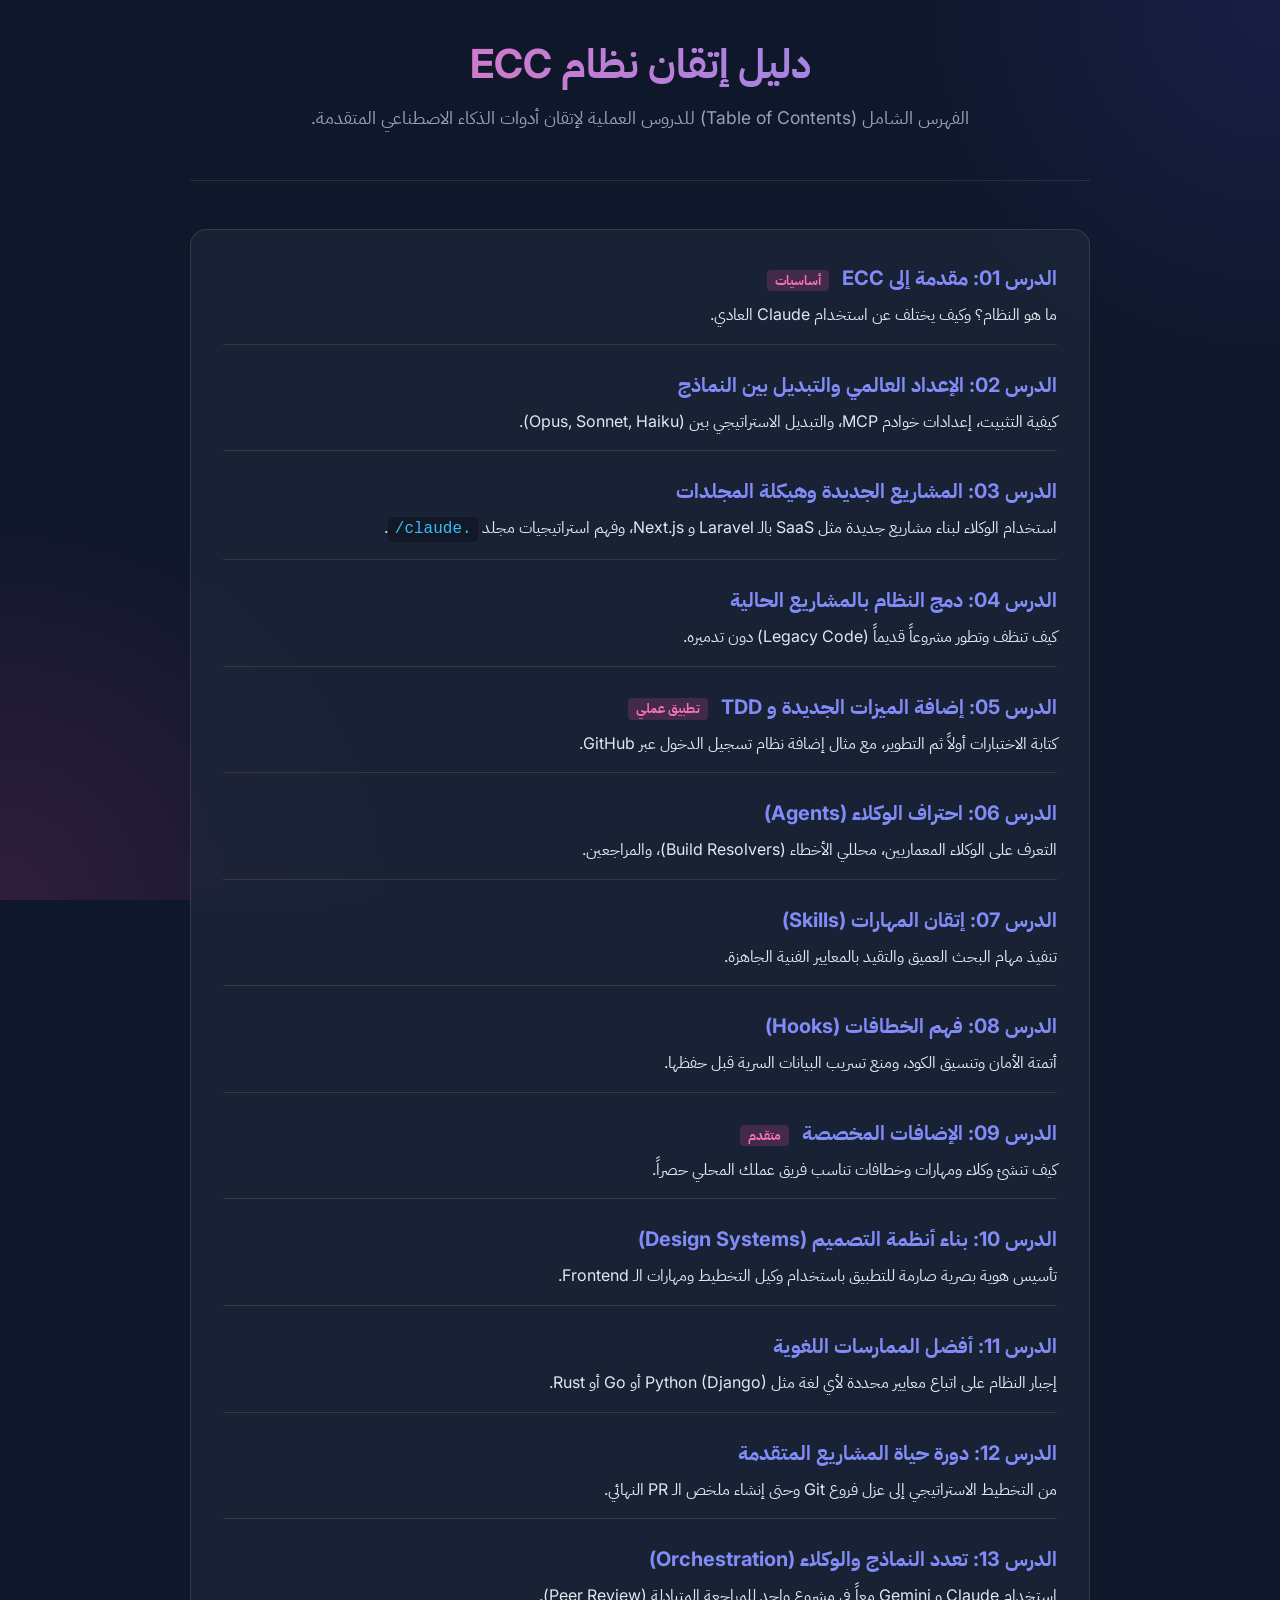
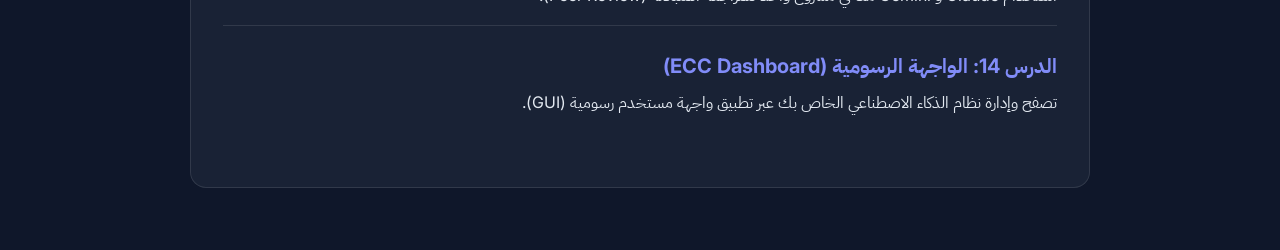
<file: html/index.html>
<!DOCTYPE html>
<html lang="ar" dir="rtl">
<head>
    <meta charset="UTF-8">
    <meta name="viewport" content="width=device-width, initial-scale=1.0">
    <title>دليل إتقان نظام Everything Claude Code (ECC)</title>
    <link href="https://fonts.googleapis.com/css2?family=Inter:wght@400;600;800&family=IBM+Plex+Sans+Arabic:wght@400;500;700&display=swap" rel="stylesheet">
    <link rel="stylesheet" href="style.css">
    <style>
        .toc-list {
            list-style: none;
            padding: 0;
            margin: 0;
        }
        .toc-item {
            margin-bottom: 1.5rem;
            border-bottom: 1px solid var(--border-color);
            padding-bottom: 1rem;
        }
        .toc-item:last-child {
            border-bottom: none;
        }
        .toc-link {
            text-decoration: none;
            font-size: 1.25rem;
            font-weight: 700;
            color: #818CF8;
            display: block;
            margin-bottom: 0.5rem;
            transition: color 0.3s ease;
        }
        .toc-link:hover {
            color: #F472B6;
        }
        .toc-desc {
            color: #E2E8F0;
            font-size: 1rem;
        }
        .badge {
            background-color: rgba(236, 72, 153, 0.2);
            color: #F472B6;
            padding: 0.2rem 0.5rem;
            border-radius: 4px;
            font-size: 0.8rem;
            margin-right: 0.5rem;
        }
    </style>
</head>
<body>
    <div class="container">
        <header>
            <h1>دليل إتقان نظام ECC</h1>
            <p>الفهرس الشامل (Table of Contents) للدروس العملية لإتقان أدوات الذكاء الاصطناعي المتقدمة.</p>
        </header>

        <main>
            <div class="card">
                <ul class="toc-list">
                    <li class="toc-item">
                        <a href="lesson-01-introduction.html" class="toc-link">الدرس 01: مقدمة إلى ECC <span class="badge">أساسيات</span></a>
                        <div class="toc-desc">ما هو النظام؟ وكيف يختلف عن استخدام Claude العادي.</div>
                    </li>
                    <li class="toc-item">
                        <a href="lesson-02-global-setup.html" class="toc-link">الدرس 02: الإعداد العالمي والتبديل بين النماذج</a>
                        <div class="toc-desc">كيفية التثبيت، إعدادات خوادم MCP، والتبديل الاستراتيجي بين (Opus, Sonnet, Haiku).</div>
                    </li>
                    <li class="toc-item">
                        <a href="lesson-03-new-projects.html" class="toc-link">الدرس 03: المشاريع الجديدة وهيكلة المجلدات</a>
                        <div class="toc-desc">استخدام الوكلاء لبناء مشاريع جديدة مثل SaaS بالـ Laravel و Next.js، وفهم استراتيجيات مجلد <code>.claude/</code>.</div>
                    </li>
                    <li class="toc-item">
                        <a href="lesson-04-existing-projects.html" class="toc-link">الدرس 04: دمج النظام بالمشاريع الحالية</a>
                        <div class="toc-desc">كيف تنظف وتطور مشروعاً قديماً (Legacy Code) دون تدميره.</div>
                    </li>
                    <li class="toc-item">
                        <a href="lesson-05-new-features.html" class="toc-link">الدرس 05: إضافة الميزات الجديدة و TDD <span class="badge">تطبيق عملي</span></a>
                        <div class="toc-desc">كتابة الاختبارات أولاً ثم التطوير، مع مثال إضافة نظام تسجيل الدخول عبر GitHub.</div>
                    </li>
                    <li class="toc-item">
                        <a href="lesson-06-agents-mastery.html" class="toc-link">الدرس 06: احتراف الوكلاء (Agents)</a>
                        <div class="toc-desc">التعرف على الوكلاء المعماريين، محللي الأخطاء (Build Resolvers)، والمراجعين.</div>
                    </li>
                    <li class="toc-item">
                        <a href="lesson-07-skills-mastery.html" class="toc-link">الدرس 07: إتقان المهارات (Skills)</a>
                        <div class="toc-desc">تنفيذ مهام البحث العميق والتقيد بالمعايير الفنية الجاهزة.</div>
                    </li>
                    <li class="toc-item">
                        <a href="lesson-08-hooks-deepdive.html" class="toc-link">الدرس 08: فهم الخطافات (Hooks)</a>
                        <div class="toc-desc">أتمتة الأمان وتنسيق الكود، ومنع تسريب البيانات السرية قبل حفظها.</div>
                    </li>
                    <li class="toc-item">
                        <a href="lesson-09-custom-extensions.html" class="toc-link">الدرس 09: الإضافات المخصصة <span class="badge">متقدم</span></a>
                        <div class="toc-desc">كيف تنشئ وكلاء ومهارات وخطافات تناسب فريق عملك المحلي حصراً.</div>
                    </li>
                    <li class="toc-item">
                        <a href="lesson-10-design-systems.html" class="toc-link">الدرس 10: بناء أنظمة التصميم (Design Systems)</a>
                        <div class="toc-desc">تأسيس هوية بصرية صارمة للتطبيق باستخدام وكيل التخطيط ومهارات الـ Frontend.</div>
                    </li>
                    <li class="toc-item">
                        <a href="lesson-11-language-best-practices.html" class="toc-link">الدرس 11: أفضل الممارسات اللغوية</a>
                        <div class="toc-desc">إجبار النظام على اتباع معايير محددة لأي لغة مثل Python (Django) أو Go أو Rust.</div>
                    </li>
                    <li class="toc-item">
                        <a href="lesson-12-project-lifecycle.html" class="toc-link">الدرس 12: دورة حياة المشاريع المتقدمة</a>
                        <div class="toc-desc">من التخطيط الاستراتيجي إلى عزل فروع Git وحتى إنشاء ملخص الـ PR النهائي.</div>
                    </li>
                    <li class="toc-item">
                        <a href="lesson-13-multi-agent-orchestration.html" class="toc-link">الدرس 13: تعدد النماذج والوكلاء (Orchestration)</a>
                        <div class="toc-desc">استخدام Claude و Gemini معاً في مشروع واحد للمراجعة المتبادلة (Peer Review).</div>
                    </li>
                    <li class="toc-item">
                        <a href="lesson-14-dashboard-gui.html" class="toc-link">الدرس 14: الواجهة الرسومية (ECC Dashboard)</a>
                        <div class="toc-desc">تصفح وإدارة نظام الذكاء الاصطناعي الخاص بك عبر تطبيق واجهة مستخدم رسومية (GUI).</div>
                    </li>
                </ul>
            </div>
        </main>
    </div>
</body>
</html>
</file>
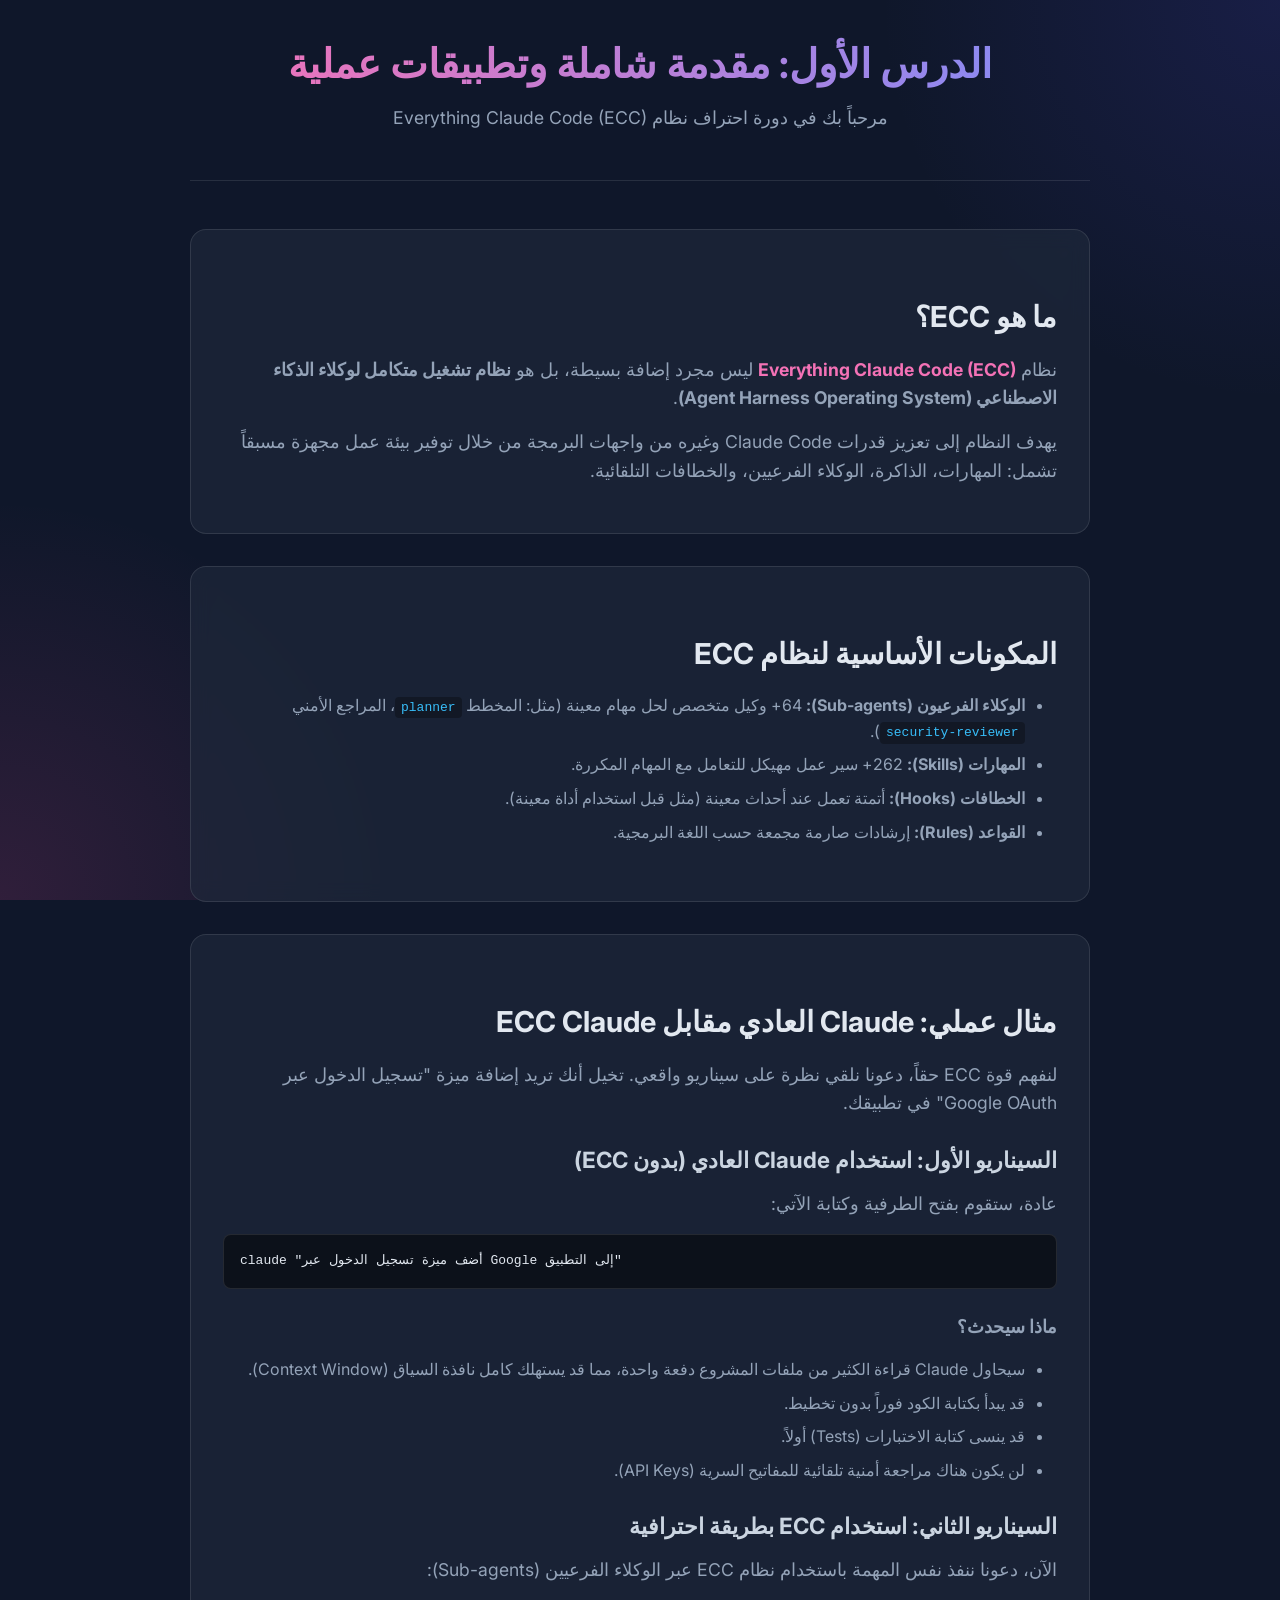
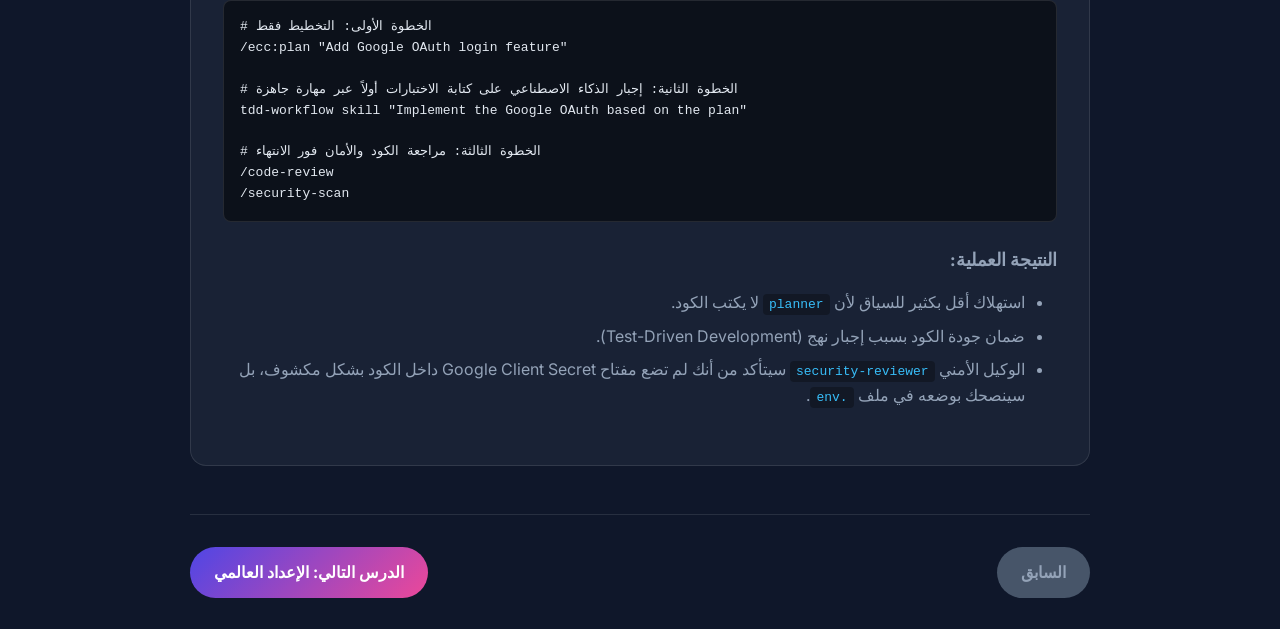
<file: html/lesson-01-introduction.html>
<!DOCTYPE html>
<html lang="ar" dir="rtl">
<head>
    <meta charset="UTF-8">
    <meta name="viewport" content="width=device-width, initial-scale=1.0">
    <title>الدرس الأول: مقدمة إلى ECC و Claude Code</title>
    <link href="https://fonts.googleapis.com/css2?family=Inter:wght@400;600;800&family=Tajawal:wght@400;500;700&display=swap" rel="stylesheet">
    <link rel="stylesheet" href="style.css">
</head>
<body>
    <div class="container">
        <header>
            <h1>الدرس الأول: مقدمة شاملة وتطبيقات عملية</h1>
            <p>مرحباً بك في دورة احتراف نظام Everything Claude Code (ECC)</p>
        </header>

        <main>
            <div class="card">
                <h2>ما هو ECC؟</h2>
                <p>نظام <span class="highlight">Everything Claude Code (ECC)</span> ليس مجرد إضافة بسيطة، بل هو <strong>نظام تشغيل متكامل لوكلاء الذكاء الاصطناعي (Agent Harness Operating System)</strong>.</p>
                <p>يهدف النظام إلى تعزيز قدرات Claude Code وغيره من واجهات البرمجة من خلال توفير بيئة عمل مجهزة مسبقاً تشمل: المهارات، الذاكرة، الوكلاء الفرعيين، والخطافات التلقائية.</p>
            </div>

            <div class="card">
                <h2>المكونات الأساسية لنظام ECC</h2>
                <ul>
                    <li><strong>الوكلاء الفرعيون (Sub-agents):</strong> 64+ وكيل متخصص لحل مهام معينة (مثل: المخطط <code>planner</code>، المراجع الأمني <code>security-reviewer</code>).</li>
                    <li><strong>المهارات (Skills):</strong> 262+ سير عمل مهيكل للتعامل مع المهام المكررة.</li>
                    <li><strong>الخطافات (Hooks):</strong> أتمتة تعمل عند أحداث معينة (مثل قبل استخدام أداة معينة).</li>
                    <li><strong>القواعد (Rules):</strong> إرشادات صارمة مجمعة حسب اللغة البرمجية.</li>
                </ul>
            </div>

            <div class="card">
                <h2>مثال عملي: Claude العادي مقابل ECC Claude</h2>
                <p>لنفهم قوة ECC حقاً، دعونا نلقي نظرة على سيناريو واقعي. تخيل أنك تريد إضافة ميزة "تسجيل الدخول عبر Google OAuth" في تطبيقك.</p>
                
                <h3>السيناريو الأول: استخدام Claude العادي (بدون ECC)</h3>
                <p>عادة، ستقوم بفتح الطرفية وكتابة الآتي:</p>
                <pre><code>claude "أضف ميزة تسجيل الدخول عبر Google إلى التطبيق"</code></pre>
                <p><strong>ماذا سيحدث؟</strong></p>
                <ul>
                    <li>سيحاول Claude قراءة الكثير من ملفات المشروع دفعة واحدة، مما قد يستهلك كامل نافذة السياق (Context Window).</li>
                    <li>قد يبدأ بكتابة الكود فوراً بدون تخطيط.</li>
                    <li>قد ينسى كتابة الاختبارات (Tests) أولاً.</li>
                    <li>لن يكون هناك مراجعة أمنية تلقائية للمفاتيح السرية (API Keys).</li>
                </ul>

                <h3>السيناريو الثاني: استخدام ECC بطريقة احترافية</h3>
                <p>الآن، دعونا ننفذ نفس المهمة باستخدام نظام ECC عبر الوكلاء الفرعيين (Sub-agents):</p>
                <pre><code># الخطوة الأولى: التخطيط فقط
/ecc:plan "Add Google OAuth login feature"

# الخطوة الثانية: إجبار الذكاء الاصطناعي على كتابة الاختبارات أولاً عبر مهارة جاهزة
tdd-workflow skill "Implement the Google OAuth based on the plan"

# الخطوة الثالثة: مراجعة الكود والأمان فور الانتهاء
/code-review
/security-scan</code></pre>
                <p><strong>النتيجة العملية:</strong></p>
                <ul>
                    <li>استهلاك أقل بكثير للسياق لأن <code>planner</code> لا يكتب الكود.</li>
                    <li>ضمان جودة الكود بسبب إجبار نهج (Test-Driven Development).</li>
                    <li>الوكيل الأمني <code>security-reviewer</code> سيتأكد من أنك لم تضع مفتاح Google Client Secret داخل الكود بشكل مكشوف، بل سينصحك بوضعه في ملف <code>.env</code>.</li>
                </ul>
            </div>

        </main>

        <div class="nav-buttons">
            <a href="#" class="btn disabled">السابق</a>
            <a href="lesson-02-global-setup.html" class="btn">الدرس التالي: الإعداد العالمي</a>
        </div>
    </div>
</body>
</html>
</file>
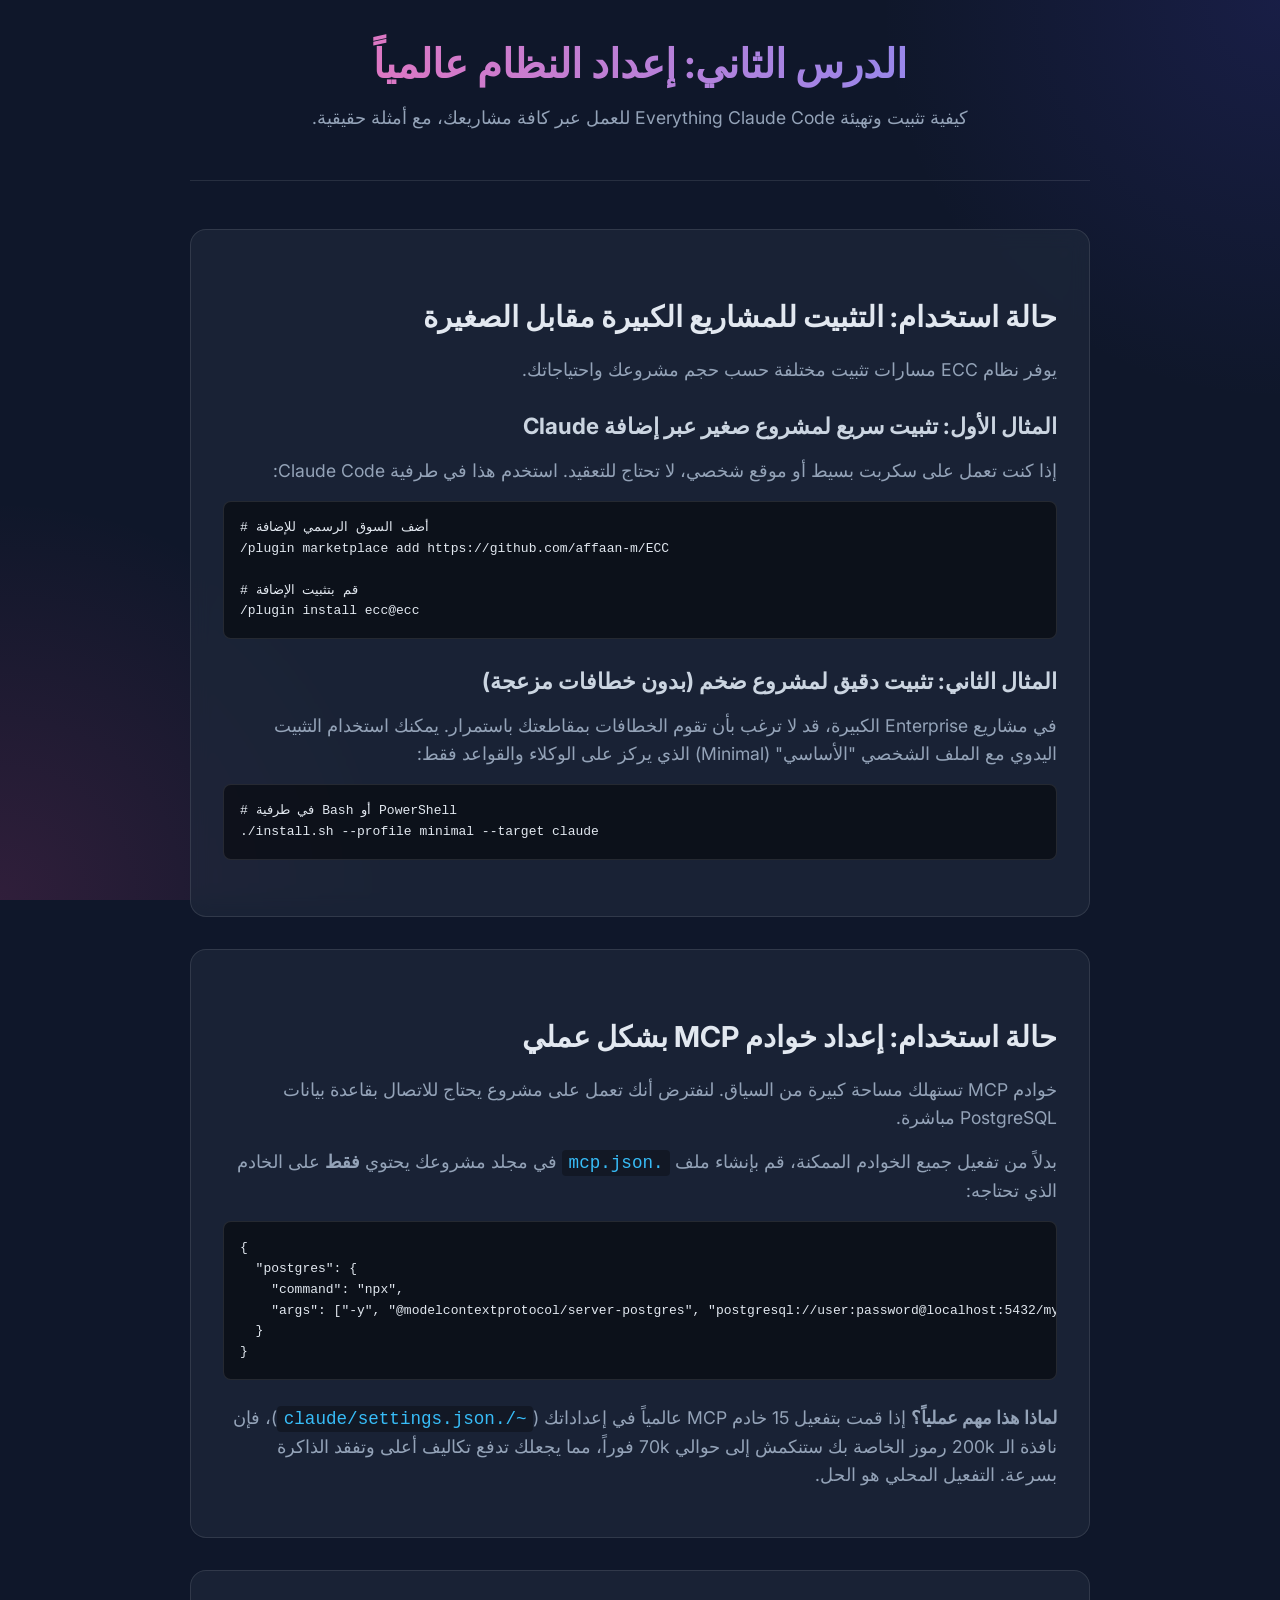
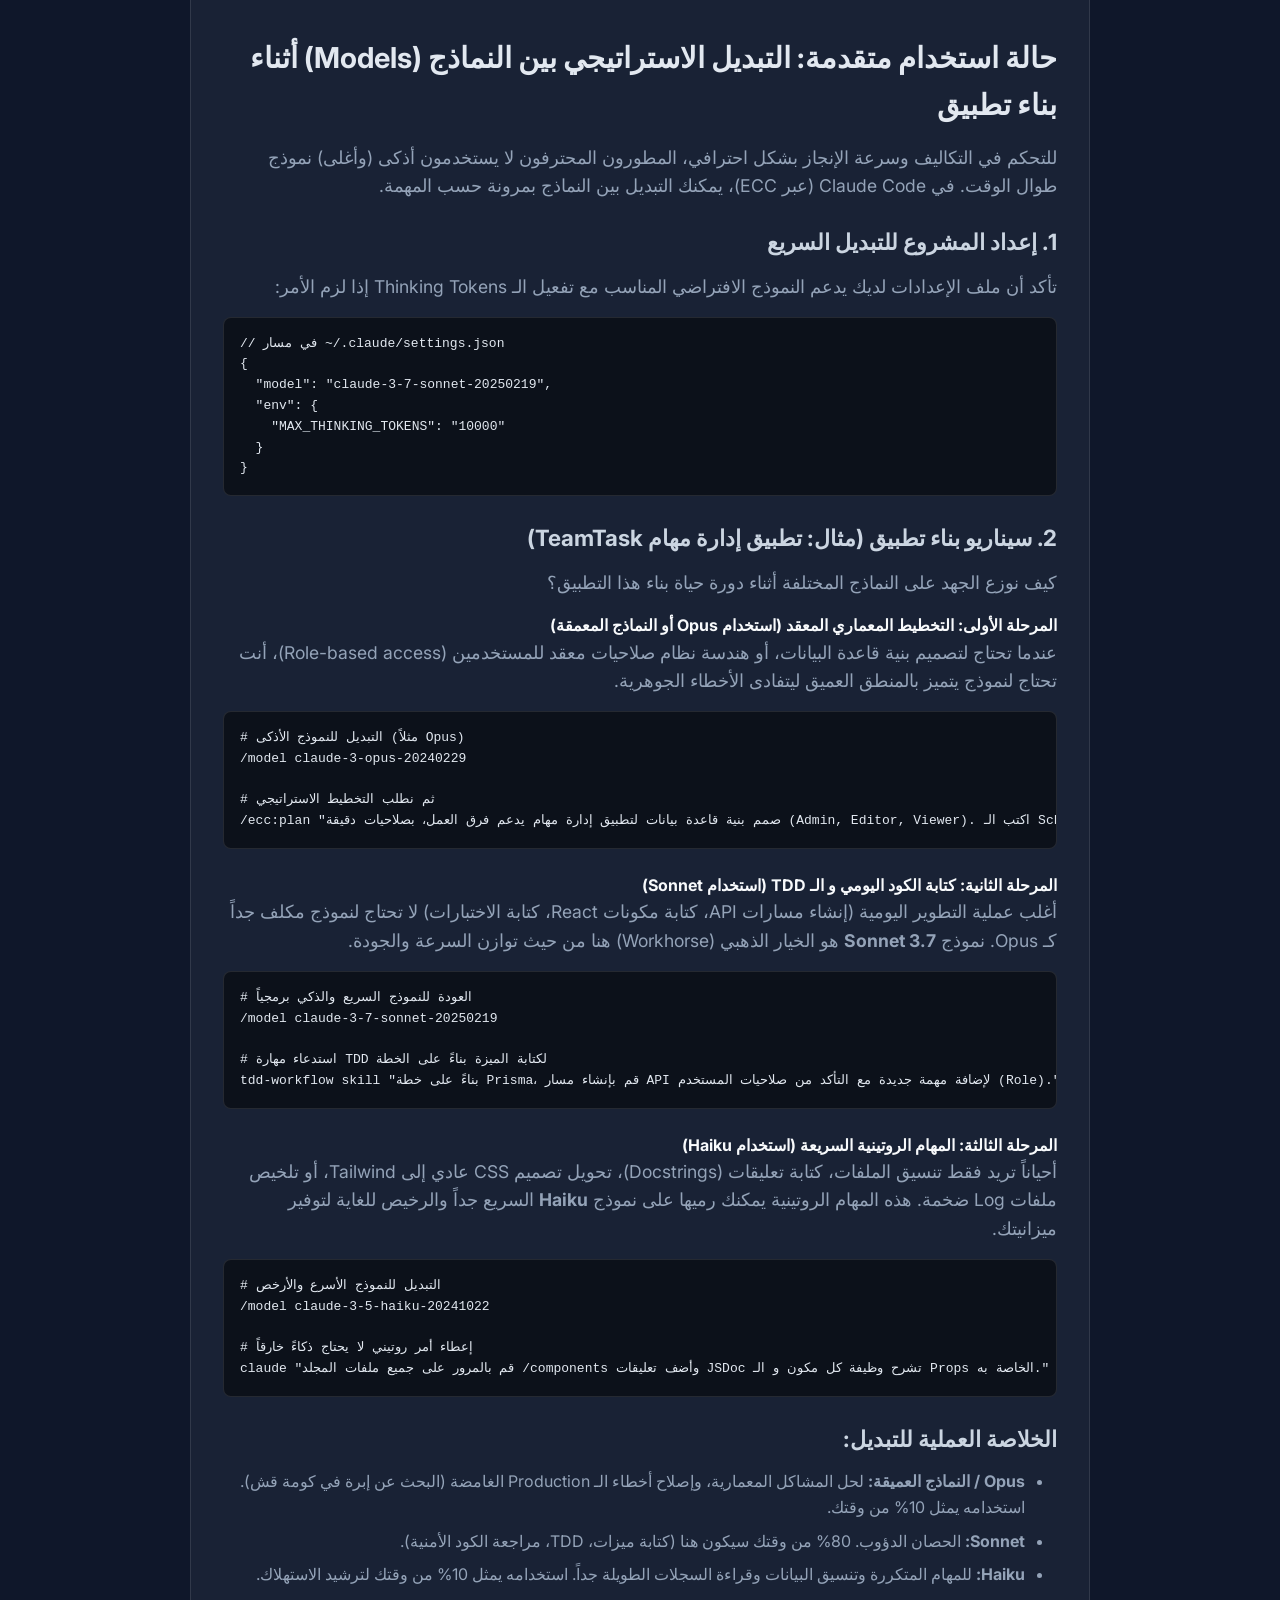
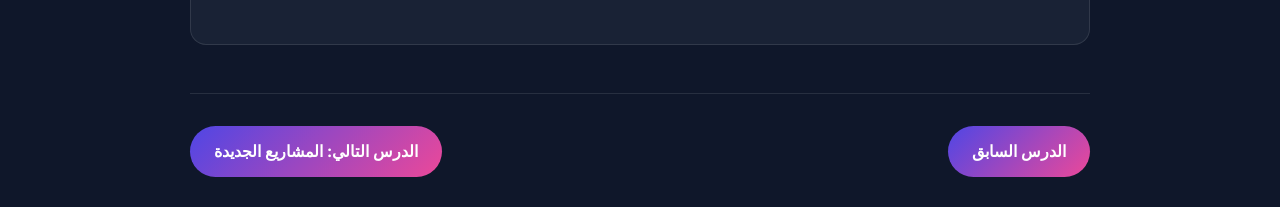
<file: html/lesson-02-global-setup.html>
<!DOCTYPE html>
<html lang="ar" dir="rtl">
<head>
    <meta charset="UTF-8">
    <meta name="viewport" content="width=device-width, initial-scale=1.0">
    <title>الدرس الثاني: إعداد النظام عالمياً والتطبيقات العملية</title>
    <link href="https://fonts.googleapis.com/css2?family=Inter:wght@400;600;800&family=Tajawal:wght@400;500;700&display=swap" rel="stylesheet">
    <link rel="stylesheet" href="style.css">
</head>
<body>
    <div class="container">
        <header>
            <h1>الدرس الثاني: إعداد النظام عالمياً</h1>
            <p>كيفية تثبيت وتهيئة Everything Claude Code للعمل عبر كافة مشاريعك، مع أمثلة حقيقية.</p>
        </header>

        <main>
            <div class="card">
                <h2>حالة استخدام: التثبيت للمشاريع الكبيرة مقابل الصغيرة</h2>
                <p>يوفر نظام ECC مسارات تثبيت مختلفة حسب حجم مشروعك واحتياجاتك.</p>
                
                <h3>المثال الأول: تثبيت سريع لمشروع صغير عبر إضافة Claude</h3>
                <p>إذا كنت تعمل على سكربت بسيط أو موقع شخصي، لا تحتاج للتعقيد. استخدم هذا في طرفية Claude Code:</p>
                <pre><code># أضف السوق الرسمي للإضافة
/plugin marketplace add https://github.com/affaan-m/ECC

# قم بتثبيت الإضافة
/plugin install ecc@ecc</code></pre>

                <h3>المثال الثاني: تثبيت دقيق لمشروع ضخم (بدون خطافات مزعجة)</h3>
                <p>في مشاريع Enterprise الكبيرة، قد لا ترغب بأن تقوم الخطافات بمقاطعتك باستمرار. يمكنك استخدام التثبيت اليدوي مع الملف الشخصي "الأساسي" (Minimal) الذي يركز على الوكلاء والقواعد فقط:</p>
                <pre><code># في طرفية Bash أو PowerShell
./install.sh --profile minimal --target claude</code></pre>
            </div>

            <div class="card">
                <h2>حالة استخدام: إعداد خوادم MCP بشكل عملي</h2>
                <p>خوادم MCP تستهلك مساحة كبيرة من السياق. لنفترض أنك تعمل على مشروع يحتاج للاتصال بقاعدة بيانات PostgreSQL مباشرة.</p>
                <p>بدلاً من تفعيل جميع الخوادم الممكنة، قم بإنشاء ملف <code>.mcp.json</code> في مجلد مشروعك يحتوي <strong>فقط</strong> على الخادم الذي تحتاجه:</p>
                <pre><code>{
  "postgres": {
    "command": "npx",
    "args": ["-y", "@modelcontextprotocol/server-postgres", "postgresql://user:password@localhost:5432/mydb"]
  }
}</code></pre>
                <p><strong>لماذا هذا مهم عملياً؟</strong> إذا قمت بتفعيل 15 خادم MCP عالمياً في إعداداتك (<code>~/.claude/settings.json</code>)، فإن نافذة الـ 200k رموز الخاصة بك ستنكمش إلى حوالي 70k فوراً، مما يجعلك تدفع تكاليف أعلى وتفقد الذاكرة بسرعة. التفعيل المحلي هو الحل.</p>
            </div>

            <div class="card">
                <h2>حالة استخدام متقدمة: التبديل الاستراتيجي بين النماذج (Models) أثناء بناء تطبيق</h2>
                <p>للتحكم في التكاليف وسرعة الإنجاز بشكل احترافي، المطورون المحترفون لا يستخدمون أذكى (وأغلى) نموذج طوال الوقت. في Claude Code (عبر ECC)، يمكنك التبديل بين النماذج بمرونة حسب المهمة.</p>
                
                <h3>1. إعداد المشروع للتبديل السريع</h3>
                <p>تأكد أن ملف الإعدادات لديك يدعم النموذج الافتراضي المناسب مع تفعيل الـ Thinking Tokens إذا لزم الأمر:</p>
                <pre><code>// في مسار ~/.claude/settings.json
{
  "model": "claude-3-7-sonnet-20250219",
  "env": {
    "MAX_THINKING_TOKENS": "10000"
  }
}</code></pre>

                <h3>2. سيناريو بناء تطبيق (مثال: تطبيق إدارة مهام TeamTask)</h3>
                <p>كيف نوزع الجهد على النماذج المختلفة أثناء دورة حياة بناء هذا التطبيق؟</p>
                
                <h4>المرحلة الأولى: التخطيط المعماري المعقد (استخدام Opus أو النماذج المعمقة)</h4>
                <p>عندما تحتاج لتصميم بنية قاعدة البيانات، أو هندسة نظام صلاحيات معقد للمستخدمين (Role-based access)، أنت تحتاج لنموذج يتميز بالمنطق العميق ليتفادى الأخطاء الجوهرية.</p>
                <pre><code># التبديل للنموذج الأذكى (مثلاً Opus)
/model claude-3-opus-20240229

# ثم نطلب التخطيط الاستراتيجي
/ecc:plan "صمم بنية قاعدة بيانات لتطبيق إدارة مهام يدعم فرق العمل، بصلاحيات دقيقة (Admin, Editor, Viewer). اكتب الـ Schema بصيغة Prisma وضع في الحسبان قابلية التوسع."</code></pre>

                <h4>المرحلة الثانية: كتابة الكود اليومي و الـ TDD (استخدام Sonnet)</h4>
                <p>أغلب عملية التطوير اليومية (إنشاء مسارات API، كتابة مكونات React، كتابة الاختبارات) لا تحتاج لنموذج مكلف جداً كـ Opus. نموذج <strong>Sonnet 3.7</strong> هو الخيار الذهبي (Workhorse) هنا من حيث توازن السرعة والجودة.</p>
                <pre><code># العودة للنموذج السريع والذكي برمجياً
/model claude-3-7-sonnet-20250219

# استدعاء مهارة TDD لكتابة الميزة بناءً على الخطة
tdd-workflow skill "بناءً على خطة Prisma، قم بإنشاء مسار API لإضافة مهمة جديدة مع التأكد من صلاحيات المستخدم (Role)."</code></pre>

                <h4>المرحلة الثالثة: المهام الروتينية السريعة (استخدام Haiku)</h4>
                <p>أحياناً تريد فقط تنسيق الملفات، كتابة تعليقات (Docstrings)، تحويل تصميم CSS عادي إلى Tailwind، أو تلخيص ملفات Log ضخمة. هذه المهام الروتينية يمكنك رميها على نموذج <strong>Haiku</strong> السريع جداً والرخيص للغاية لتوفير ميزانيتك.</p>
                <pre><code># التبديل للنموذج الأسرع والأرخص
/model claude-3-5-haiku-20241022

# إعطاء أمر روتيني لا يحتاج ذكاءً خارقاً
claude "قم بالمرور على جميع ملفات المجلد /components وأضف تعليقات JSDoc تشرح وظيفة كل مكون و الـ Props الخاصة به."</code></pre>

                <h3>الخلاصة العملية للتبديل:</h3>
                <ul>
                    <li><strong>Opus / النماذج العميقة:</strong> لحل المشاكل المعمارية، وإصلاح أخطاء الـ Production الغامضة (البحث عن إبرة في كومة قش). استخدامه يمثل 10% من وقتك.</li>
                    <li><strong>Sonnet:</strong> الحصان الدؤوب. 80% من وقتك سيكون هنا (كتابة ميزات، TDD، مراجعة الكود الأمنية).</li>
                    <li><strong>Haiku:</strong> للمهام المتكررة وتنسيق البيانات وقراءة السجلات الطويلة جداً. استخدامه يمثل 10% من وقتك لترشيد الاستهلاك.</li>
                </ul>
            </div>
        </main>

        <div class="nav-buttons">
            <a href="lesson-01-introduction.html" class="btn">الدرس السابق</a>
            <a href="lesson-03-new-projects.html" class="btn">الدرس التالي: المشاريع الجديدة</a>
        </div>
    </div>
</body>
</html>
</file>
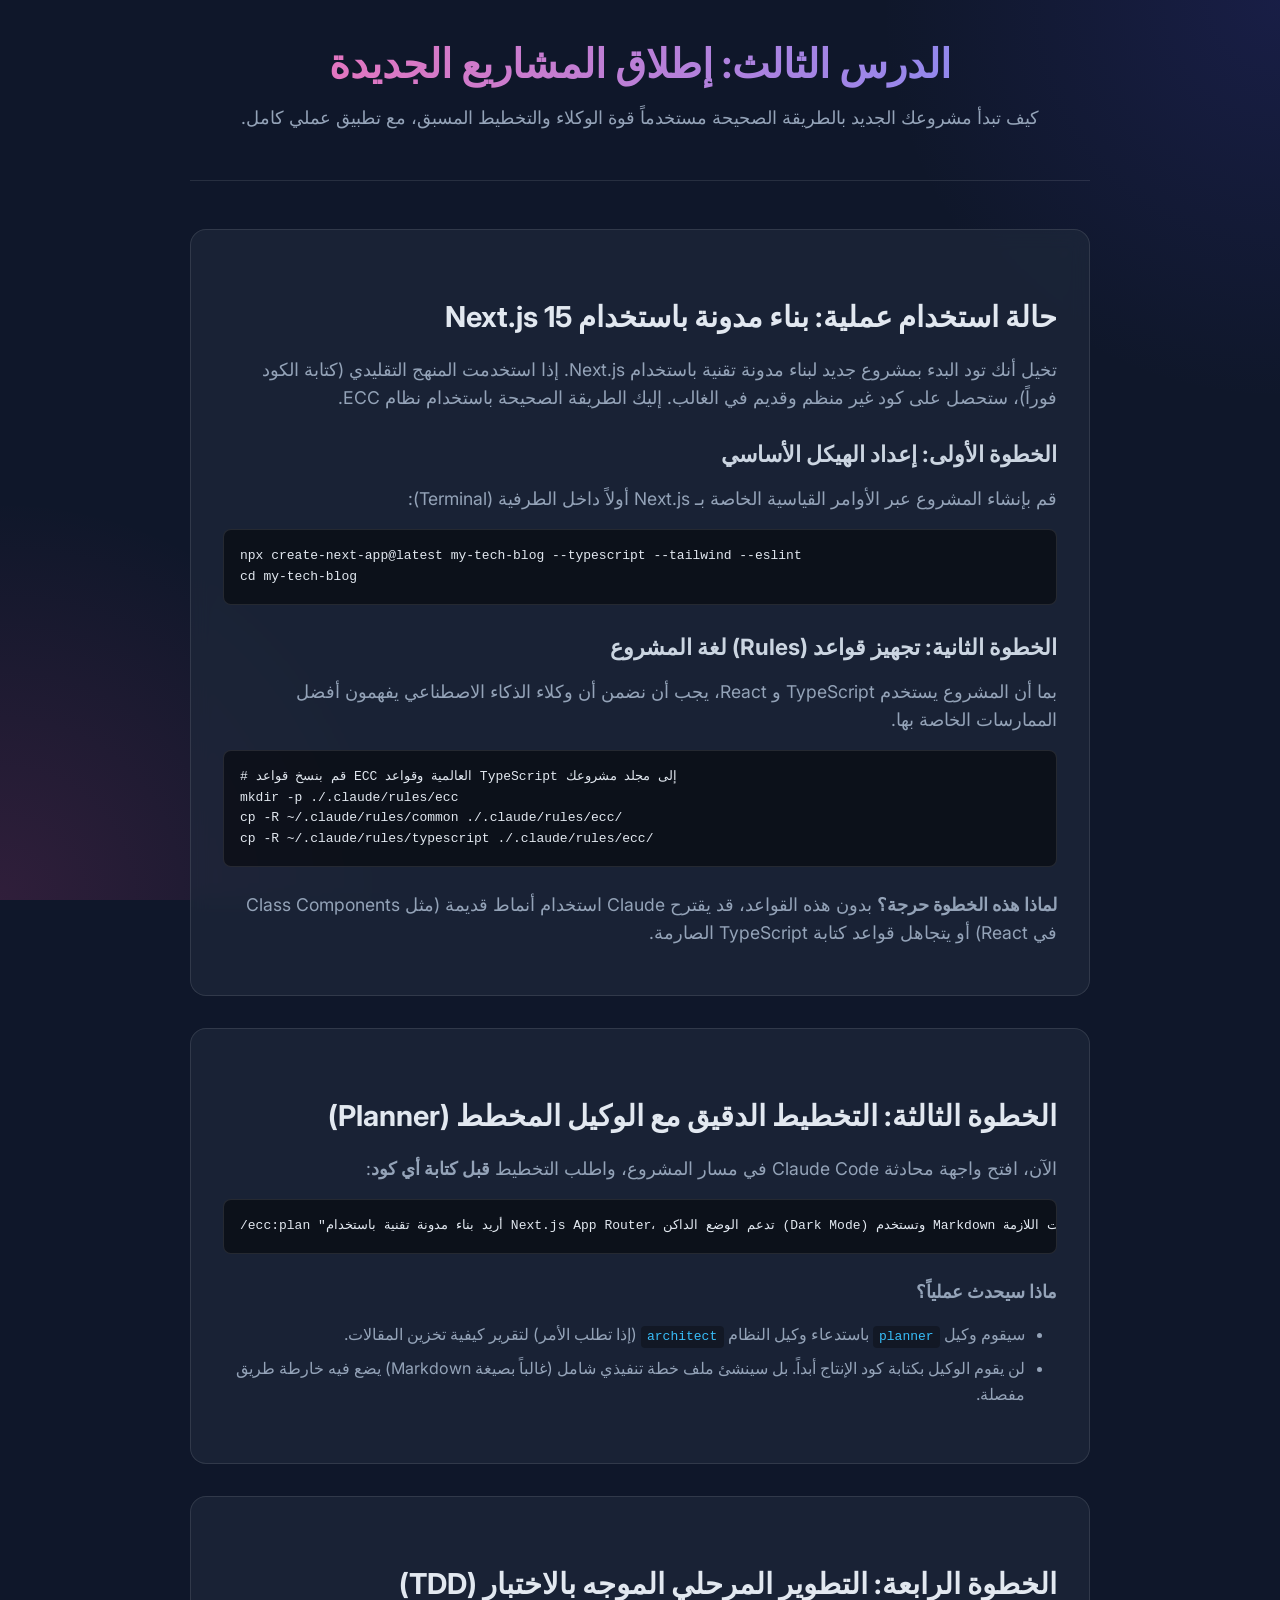
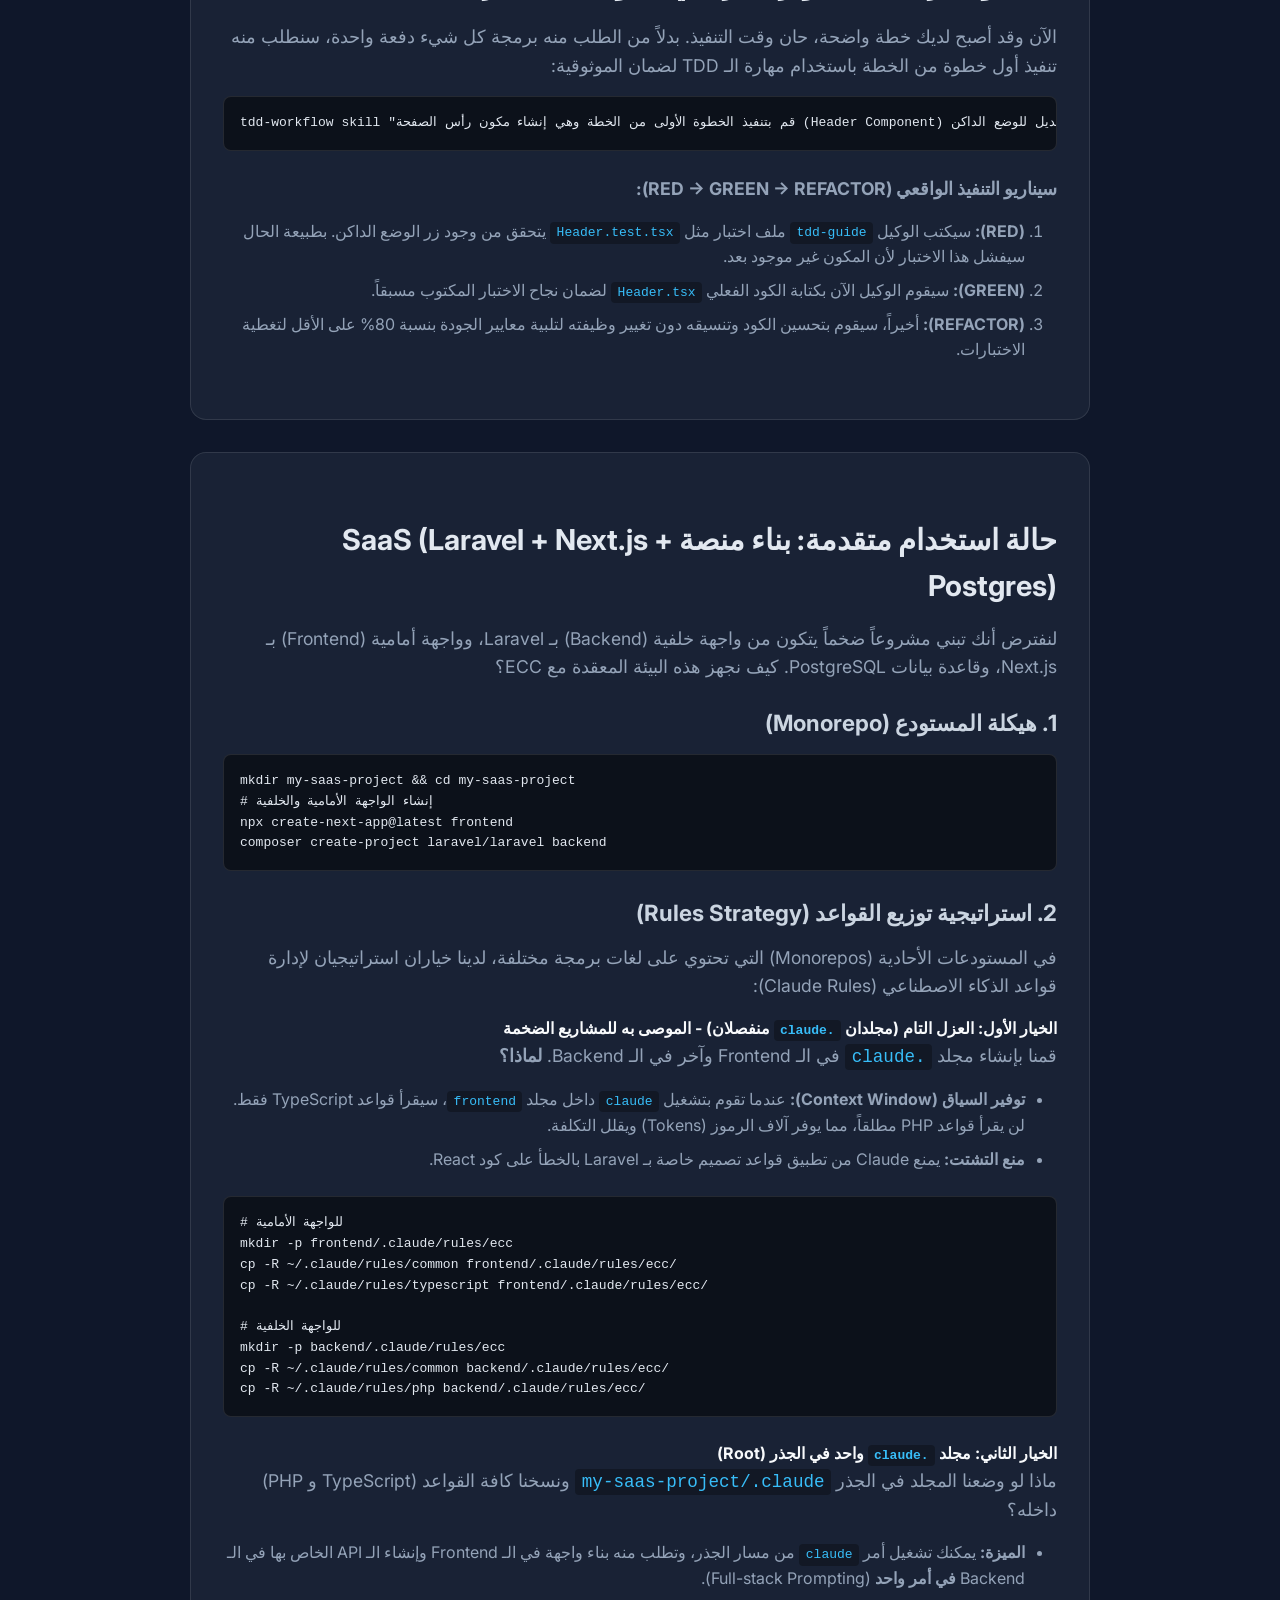
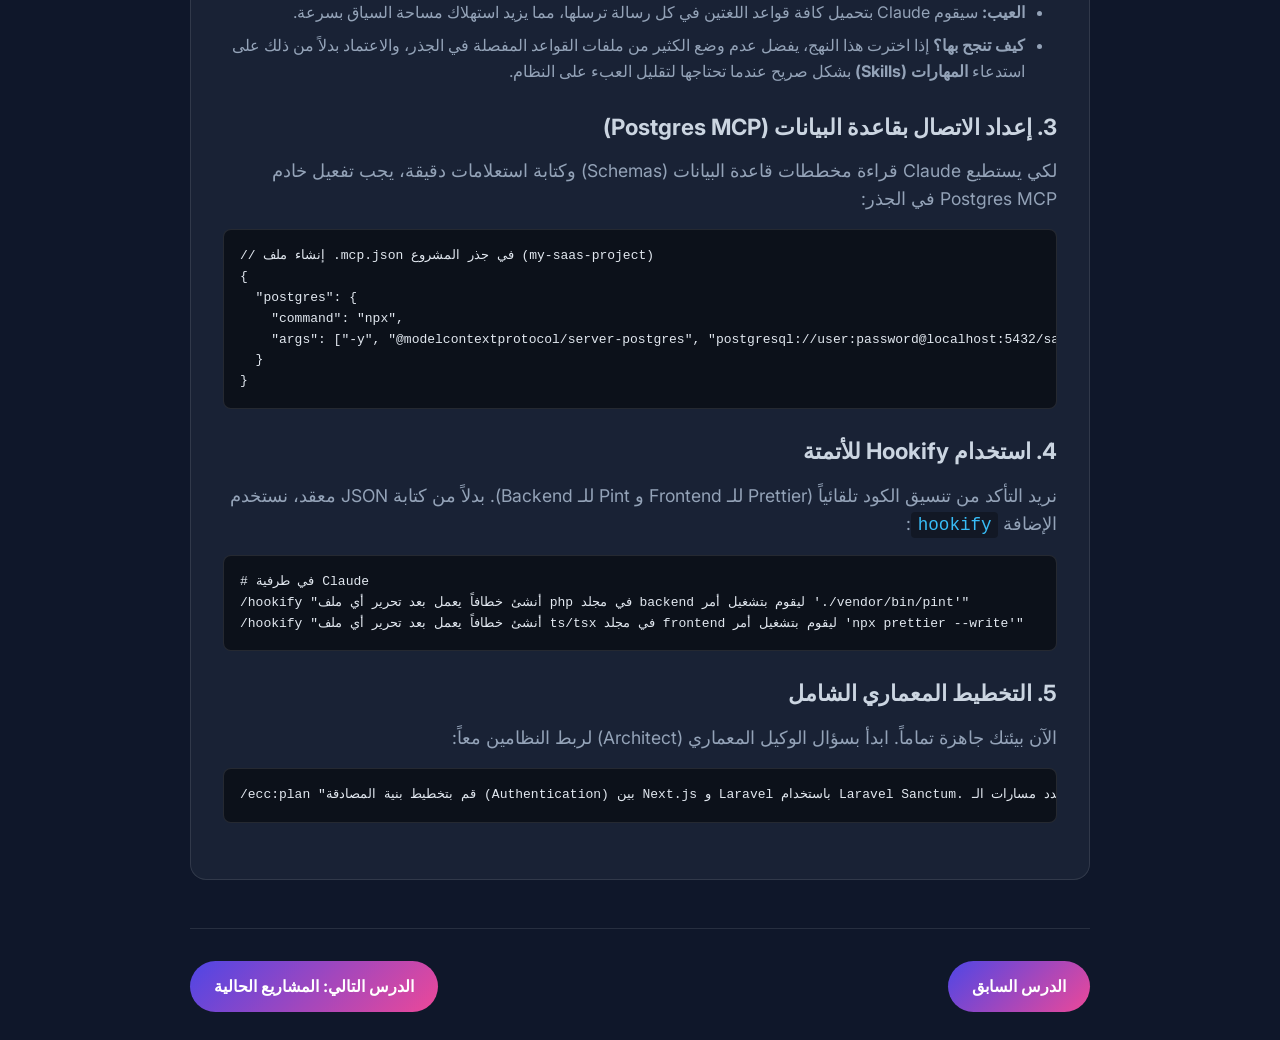
<file: html/lesson-03-new-projects.html>
<!DOCTYPE html>
<html lang="ar" dir="rtl">
<head>
    <meta charset="UTF-8">
    <meta name="viewport" content="width=device-width, initial-scale=1.0">
    <title>الدرس الثالث: المشاريع الجديدة مع ECC والتطبيقات العملية</title>
    <link href="https://fonts.googleapis.com/css2?family=Inter:wght@400;600;800&family=Tajawal:wght@400;500;700&display=swap" rel="stylesheet">
    <link rel="stylesheet" href="style.css">
</head>
<body>
    <div class="container">
        <header>
            <h1>الدرس الثالث: إطلاق المشاريع الجديدة</h1>
            <p>كيف تبدأ مشروعك الجديد بالطريقة الصحيحة مستخدماً قوة الوكلاء والتخطيط المسبق، مع تطبيق عملي كامل.</p>
        </header>

        <main>
            <div class="card">
                <h2>حالة استخدام عملية: بناء مدونة باستخدام Next.js 15</h2>
                <p>تخيل أنك تود البدء بمشروع جديد لبناء مدونة تقنية باستخدام Next.js. إذا استخدمت المنهج التقليدي (كتابة الكود فوراً)، ستحصل على كود غير منظم وقديم في الغالب. إليك الطريقة الصحيحة باستخدام نظام ECC.</p>
                
                <h3>الخطوة الأولى: إعداد الهيكل الأساسي</h3>
                <p>قم بإنشاء المشروع عبر الأوامر القياسية الخاصة بـ Next.js أولاً داخل الطرفية (Terminal):</p>
                <pre><code>npx create-next-app@latest my-tech-blog --typescript --tailwind --eslint
cd my-tech-blog</code></pre>

                <h3>الخطوة الثانية: تجهيز قواعد (Rules) لغة المشروع</h3>
                <p>بما أن المشروع يستخدم TypeScript و React، يجب أن نضمن أن وكلاء الذكاء الاصطناعي يفهمون أفضل الممارسات الخاصة بها.</p>
                <pre><code># قم بنسخ قواعد ECC العالمية وقواعد TypeScript إلى مجلد مشروعك
mkdir -p ./.claude/rules/ecc
cp -R ~/.claude/rules/common ./.claude/rules/ecc/
cp -R ~/.claude/rules/typescript ./.claude/rules/ecc/</code></pre>
                <p><strong>لماذا هذه الخطوة حرجة؟</strong> بدون هذه القواعد، قد يقترح Claude استخدام أنماط قديمة (مثل Class Components في React) أو يتجاهل قواعد كتابة TypeScript الصارمة.</p>
            </div>

            <div class="card">
                <h2>الخطوة الثالثة: التخطيط الدقيق مع الوكيل المخطط (Planner)</h2>
                <p>الآن، افتح واجهة محادثة Claude Code في مسار المشروع، واطلب التخطيط <strong>قبل كتابة أي كود</strong>:</p>
                <pre><code>/ecc:plan "أريد بناء مدونة تقنية باستخدام Next.js App Router، تدعم الوضع الداكن (Dark Mode) وتستخدم Markdown للمقالات. قم بتجهيز هيكل الملفات والمكونات اللازمة."</code></pre>
                <p><strong>ماذا سيحدث عملياً؟</strong></p>
                <ul>
                    <li>سيقوم وكيل <code>planner</code> باستدعاء وكيل النظام <code>architect</code> (إذا تطلب الأمر) لتقرير كيفية تخزين المقالات.</li>
                    <li>لن يقوم الوكيل بكتابة كود الإنتاج أبداً. بل سينشئ ملف خطة تنفيذي شامل (غالباً بصيغة Markdown) يضع فيه خارطة طريق مفصلة.</li>
                </ul>
            </div>

            <div class="card">
                <h2>الخطوة الرابعة: التطوير المرحلي الموجه بالاختبار (TDD)</h2>
                <p>الآن وقد أصبح لديك خطة واضحة، حان وقت التنفيذ. بدلاً من الطلب منه برمجة كل شيء دفعة واحدة، سنطلب منه تنفيذ أول خطوة من الخطة باستخدام مهارة الـ TDD لضمان الموثوقية:</p>
                <pre><code>tdd-workflow skill "قم بتنفيذ الخطوة الأولى من الخطة وهي إنشاء مكون رأس الصفحة (Header Component) مع دعم التبديل للوضع الداكن."</code></pre>
                <p><strong>سيناريو التنفيذ الواقعي (RED -> GREEN -> REFACTOR):</strong></p>
                <ol>
                    <li><strong>(RED):</strong> سيكتب الوكيل <code>tdd-guide</code> ملف اختبار مثل <code>Header.test.tsx</code> يتحقق من وجود زر الوضع الداكن. بطبيعة الحال سيفشل هذا الاختبار لأن المكون غير موجود بعد.</li>
                    <li><strong>(GREEN):</strong> سيقوم الوكيل الآن بكتابة الكود الفعلي <code>Header.tsx</code> لضمان نجاح الاختبار المكتوب مسبقاً.</li>
                    <li><strong>(REFACTOR):</strong> أخيراً، سيقوم بتحسين الكود وتنسيقه دون تغيير وظيفته لتلبية معايير الجودة بنسبة 80% على الأقل لتغطية الاختبارات.</li>
                </ol>
            </div>

            <div class="card">
                <h2>حالة استخدام متقدمة: بناء منصة SaaS (Laravel + Next.js + Postgres)</h2>
                <p>لنفترض أنك تبني مشروعاً ضخماً يتكون من واجهة خلفية (Backend) بـ Laravel، وواجهة أمامية (Frontend) بـ Next.js، وقاعدة بيانات PostgreSQL. كيف نجهز هذه البيئة المعقدة مع ECC؟</p>
                
                <h3>1. هيكلة المستودع (Monorepo)</h3>
                <pre><code>mkdir my-saas-project && cd my-saas-project
# إنشاء الواجهة الأمامية والخلفية
npx create-next-app@latest frontend
composer create-project laravel/laravel backend</code></pre>

                <h3>2. استراتيجية توزيع القواعد (Rules Strategy)</h3>
                <p>في المستودعات الأحادية (Monorepos) التي تحتوي على لغات برمجة مختلفة، لدينا خياران استراتيجيان لإدارة قواعد الذكاء الاصطناعي (Claude Rules):</p>
                
                <h4>الخيار الأول: العزل التام (مجلدان <code>.claude</code> منفصلان) - الموصى به للمشاريع الضخمة</h4>
                <p>قمنا بإنشاء مجلد <code>.claude</code> في الـ Frontend وآخر في الـ Backend. <strong>لماذا؟</strong></p>
                <ul>
                    <li><strong>توفير السياق (Context Window):</strong> عندما تقوم بتشغيل <code>claude</code> داخل مجلد <code>frontend</code>، سيقرأ قواعد TypeScript فقط. لن يقرأ قواعد PHP مطلقاً، مما يوفر آلاف الرموز (Tokens) ويقلل التكلفة.</li>
                    <li><strong>منع التشتت:</strong> يمنع Claude من تطبيق قواعد تصميم خاصة بـ Laravel بالخطأ على كود React.</li>
                </ul>
                <pre><code># للواجهة الأمامية
mkdir -p frontend/.claude/rules/ecc
cp -R ~/.claude/rules/common frontend/.claude/rules/ecc/
cp -R ~/.claude/rules/typescript frontend/.claude/rules/ecc/

# للواجهة الخلفية
mkdir -p backend/.claude/rules/ecc
cp -R ~/.claude/rules/common backend/.claude/rules/ecc/
cp -R ~/.claude/rules/php backend/.claude/rules/ecc/</code></pre>

                <h4>الخيار الثاني: مجلد <code>.claude</code> واحد في الجذر (Root)</h4>
                <p>ماذا لو وضعنا المجلد في الجذر <code>my-saas-project/.claude</code> ونسخنا كافة القواعد (TypeScript و PHP) داخله؟</p>
                <ul>
                    <li><strong>الميزة:</strong> يمكنك تشغيل أمر <code>claude</code> من مسار الجذر، وتطلب منه بناء واجهة في الـ Frontend وإنشاء الـ API الخاص بها في الـ Backend <strong>في أمر واحد</strong> (Full-stack Prompting).</li>
                    <li><strong>العيب:</strong> سيقوم Claude بتحميل كافة قواعد اللغتين في كل رسالة ترسلها، مما يزيد استهلاك مساحة السياق بسرعة.</li>
                    <li><strong>كيف تنجح بها؟</strong> إذا اخترت هذا النهج، يفضل عدم وضع الكثير من ملفات القواعد المفصلة في الجذر، والاعتماد بدلاً من ذلك على استدعاء <strong>المهارات (Skills)</strong> بشكل صريح عندما تحتاجها لتقليل العبء على النظام.</li>
                </ul>

                <h3>3. إعداد الاتصال بقاعدة البيانات (Postgres MCP)</h3>
                <p>لكي يستطيع Claude قراءة مخططات قاعدة البيانات (Schemas) وكتابة استعلامات دقيقة، يجب تفعيل خادم Postgres MCP في الجذر:</p>
                <pre><code>// إنشاء ملف .mcp.json في جذر المشروع (my-saas-project)
{
  "postgres": {
    "command": "npx",
    "args": ["-y", "@modelcontextprotocol/server-postgres", "postgresql://user:password@localhost:5432/saas_db"]
  }
}</code></pre>

                <h3>4. استخدام Hookify للأتمتة</h3>
                <p>نريد التأكد من تنسيق الكود تلقائياً (Prettier للـ Frontend و Pint للـ Backend). بدلاً من كتابة JSON معقد، نستخدم الإضافة <code>hookify</code>:</p>
                <pre><code># في طرفية Claude
/hookify "أنشئ خطافاً يعمل بعد تحرير أي ملف php في مجلد backend ليقوم بتشغيل أمر './vendor/bin/pint'"
/hookify "أنشئ خطافاً يعمل بعد تحرير أي ملف ts/tsx في مجلد frontend ليقوم بتشغيل أمر 'npx prettier --write'"</code></pre>

                <h3>5. التخطيط المعماري الشامل</h3>
                <p>الآن بيئتك جاهزة تماماً. ابدأ بسؤال الوكيل المعماري (Architect) لربط النظامين معاً:</p>
                <pre><code>/ecc:plan "قم بتخطيط بنية المصادقة (Authentication) بين Next.js و Laravel باستخدام Laravel Sanctum. حدد مسارات الـ API وشكل استجابات JSON."</code></pre>
            </div>
        </main>

        <div class="nav-buttons">
            <a href="lesson-02-global-setup.html" class="btn">الدرس السابق</a>
            <a href="lesson-04-existing-projects.html" class="btn">الدرس التالي: المشاريع الحالية</a>
        </div>
    </div>
</body>
</html>
</file>
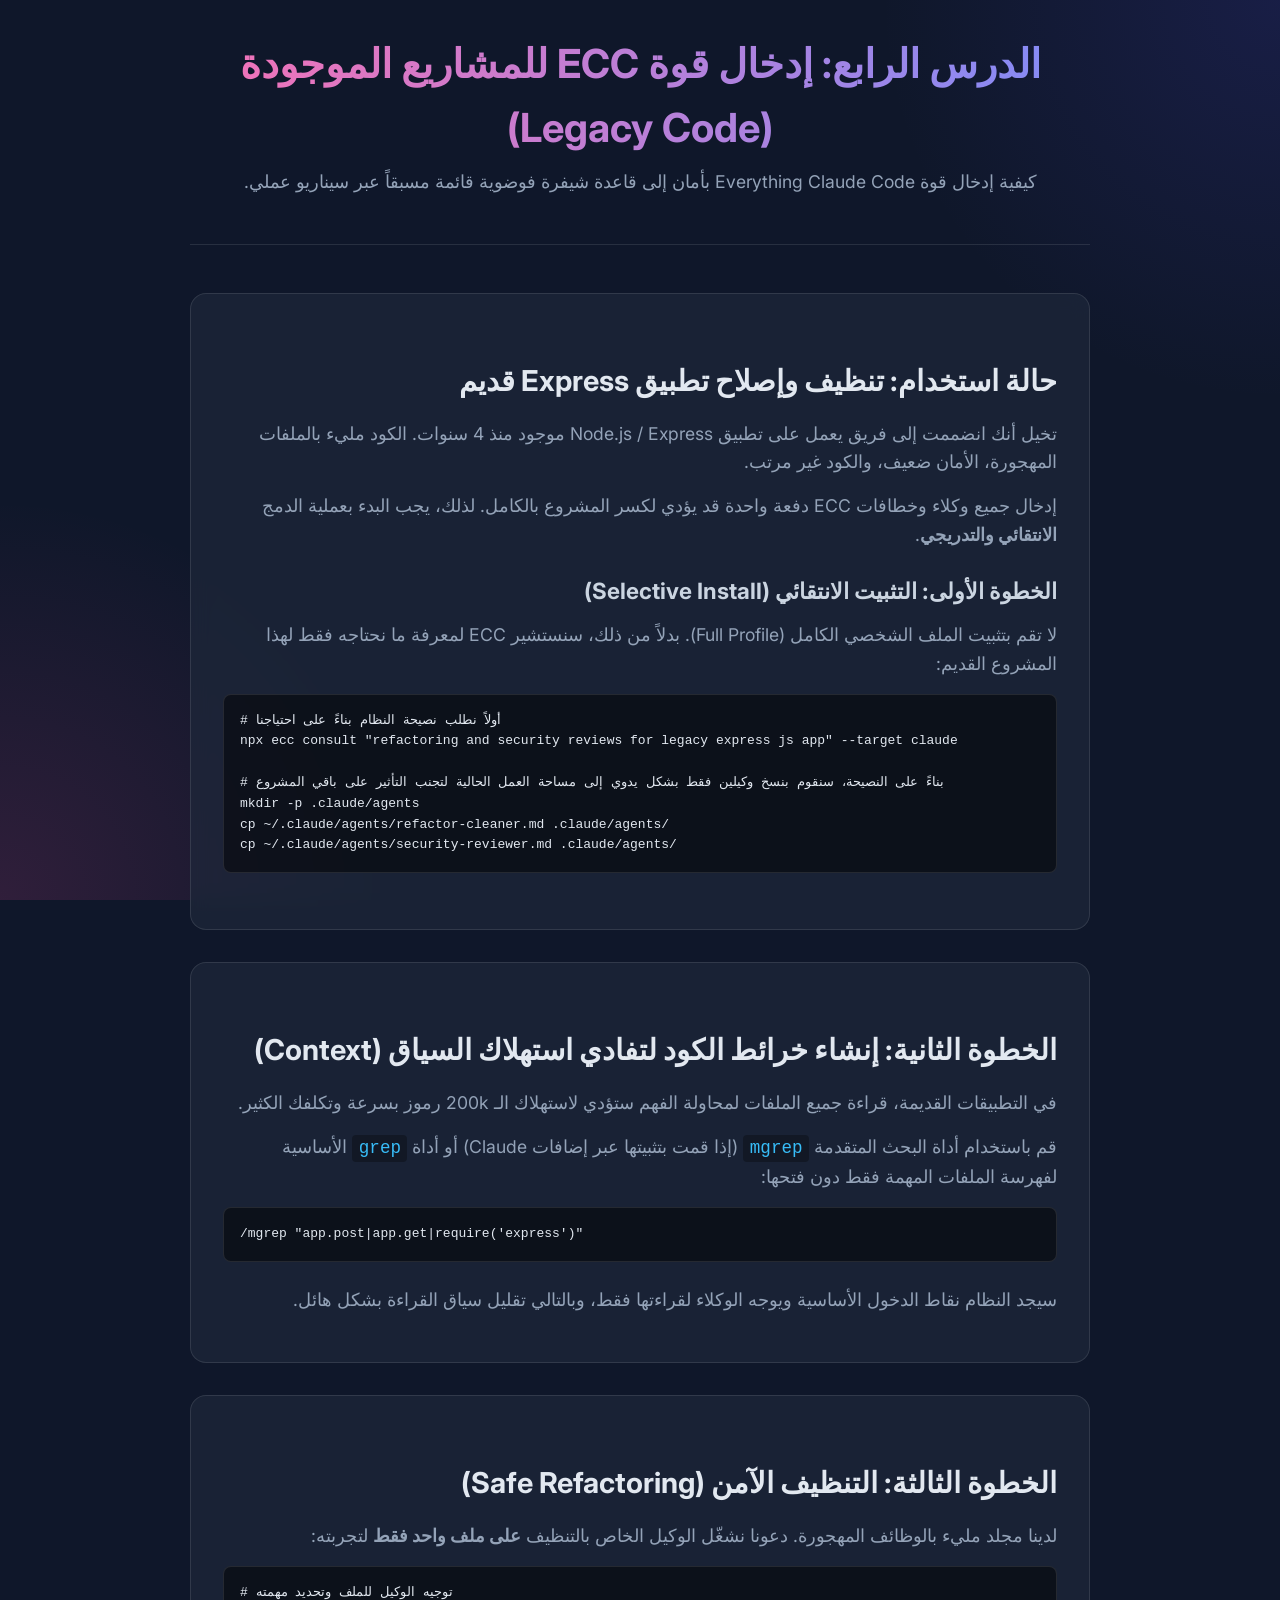
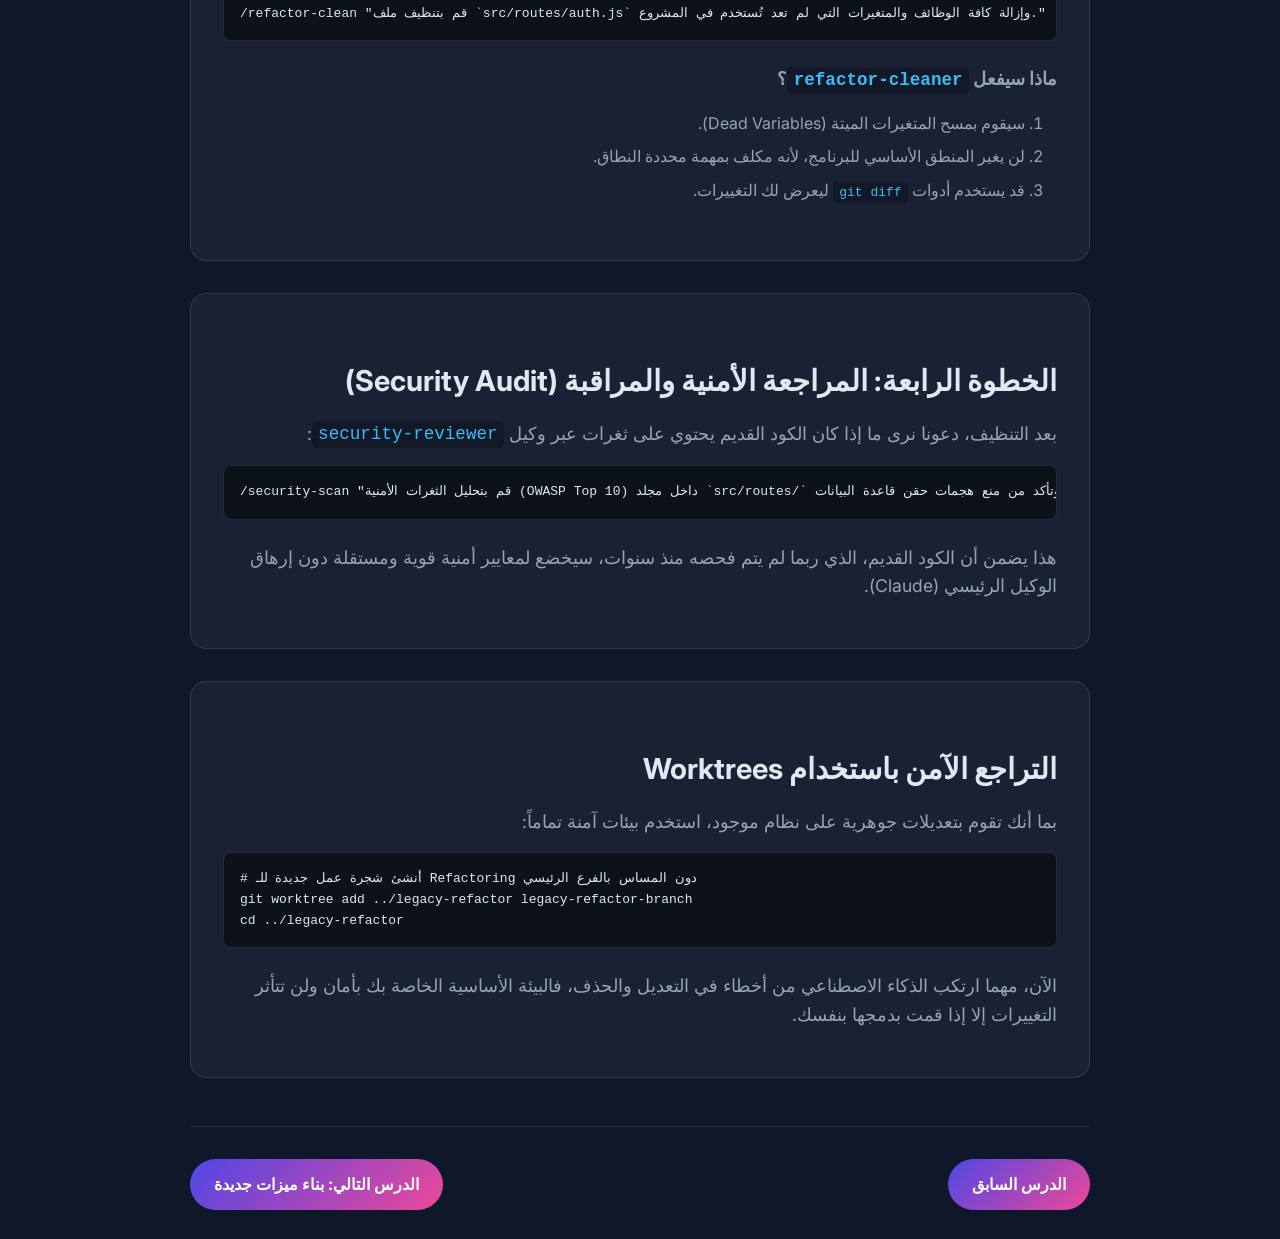
<file: html/lesson-04-existing-projects.html>
<!DOCTYPE html>
<html lang="ar" dir="rtl">
<head>
    <meta charset="UTF-8">
    <meta name="viewport" content="width=device-width, initial-scale=1.0">
    <title>الدرس الرابع: دمج النظام مع المشاريع الحالية والتطبيقات العملية</title>
    <link href="https://fonts.googleapis.com/css2?family=Inter:wght@400;600;800&family=Tajawal:wght@400;500;700&display=swap" rel="stylesheet">
    <link rel="stylesheet" href="style.css">
</head>
<body>
    <div class="container">
        <header>
            <h1>الدرس الرابع: إدخال قوة ECC للمشاريع الموجودة (Legacy Code)</h1>
            <p>كيفية إدخال قوة Everything Claude Code بأمان إلى قاعدة شيفرة فوضوية قائمة مسبقاً عبر سيناريو عملي.</p>
        </header>

        <main>
            <div class="card">
                <h2>حالة استخدام: تنظيف وإصلاح تطبيق Express قديم</h2>
                <p>تخيل أنك انضممت إلى فريق يعمل على تطبيق Node.js / Express موجود منذ 4 سنوات. الكود مليء بالملفات المهجورة، الأمان ضعيف، والكود غير مرتب.</p>
                <p>إدخال جميع وكلاء وخطافات ECC دفعة واحدة قد يؤدي لكسر المشروع بالكامل. لذلك، يجب البدء بعملية الدمج <strong>الانتقائي والتدريجي</strong>.</p>
                
                <h3>الخطوة الأولى: التثبيت الانتقائي (Selective Install)</h3>
                <p>لا تقم بتثبيت الملف الشخصي الكامل (Full Profile). بدلاً من ذلك، سنستشير ECC لمعرفة ما نحتاجه فقط لهذا المشروع القديم:</p>
                <pre><code># أولاً نطلب نصيحة النظام بناءً على احتياجنا
npx ecc consult "refactoring and security reviews for legacy express js app" --target claude

# بناءً على النصيحة، سنقوم بنسخ وكيلين فقط بشكل يدوي إلى مساحة العمل الحالية لتجنب التأثير على باقي المشروع
mkdir -p .claude/agents
cp ~/.claude/agents/refactor-cleaner.md .claude/agents/
cp ~/.claude/agents/security-reviewer.md .claude/agents/</code></pre>
            </div>

            <div class="card">
                <h2>الخطوة الثانية: إنشاء خرائط الكود لتفادي استهلاك السياق (Context)</h2>
                <p>في التطبيقات القديمة، قراءة جميع الملفات لمحاولة الفهم ستؤدي لاستهلاك الـ 200k رموز بسرعة وتكلفك الكثير.</p>
                <p>قم باستخدام أداة البحث المتقدمة <code>mgrep</code> (إذا قمت بتثبيتها عبر إضافات Claude) أو أداة <code>grep</code> الأساسية لفهرسة الملفات المهمة فقط دون فتحها:</p>
                <pre><code>/mgrep "app.post|app.get|require('express')"</code></pre>
                <p>سيجد النظام نقاط الدخول الأساسية ويوجه الوكلاء لقراءتها فقط، وبالتالي تقليل سياق القراءة بشكل هائل.</p>
            </div>

            <div class="card">
                <h2>الخطوة الثالثة: التنظيف الآمن (Safe Refactoring)</h2>
                <p>لدينا مجلد مليء بالوظائف المهجورة. دعونا نشغّل الوكيل الخاص بالتنظيف <strong>على ملف واحد فقط</strong> لتجربته:</p>
                <pre><code># توجيه الوكيل للملف وتحديد مهمته
/refactor-clean "قم بتنظيف ملف `src/routes/auth.js` وإزالة كافة الوظائف والمتغيرات التي لم تعد تُستخدم في المشروع."</code></pre>
                <p><strong>ماذا سيفعل <code>refactor-cleaner</code>؟</strong></p>
                <ol>
                    <li>سيقوم بمسح المتغيرات الميتة (Dead Variables).</li>
                    <li>لن يغير المنطق الأساسي للبرنامج، لأنه مكلف بمهمة محددة النطاق.</li>
                    <li>قد يستخدم أدوات <code>git diff</code> ليعرض لك التغييرات.</li>
                </ol>
            </div>

            <div class="card">
                <h2>الخطوة الرابعة: المراجعة الأمنية والمراقبة (Security Audit)</h2>
                <p>بعد التنظيف، دعونا نرى ما إذا كان الكود القديم يحتوي على ثغرات عبر وكيل <code>security-reviewer</code>:</p>
                <pre><code>/security-scan "قم بتحليل الثغرات الأمنية (OWASP Top 10) داخل مجلد `src/routes/` وتأكد من منع هجمات حقن قاعدة البيانات (SQL Injection)."</code></pre>
                <p>هذا يضمن أن الكود القديم، الذي ربما لم يتم فحصه منذ سنوات، سيخضع لمعايير أمنية قوية ومستقلة دون إرهاق الوكيل الرئيسي (Claude).</p>
            </div>

            <div class="card">
                <h2>التراجع الآمن باستخدام Worktrees</h2>
                <p>بما أنك تقوم بتعديلات جوهرية على نظام موجود، استخدم بيئات آمنة تماماً:</p>
                <pre><code># أنشئ شجرة عمل جديدة للـ Refactoring دون المساس بالفرع الرئيسي
git worktree add ../legacy-refactor legacy-refactor-branch
cd ../legacy-refactor</code></pre>
                <p>الآن، مهما ارتكب الذكاء الاصطناعي من أخطاء في التعديل والحذف، فالبيئة الأساسية الخاصة بك بأمان ولن تتأثر التغييرات إلا إذا قمت بدمجها بنفسك.</p>
            </div>
        </main>

        <div class="nav-buttons">
            <a href="lesson-03-new-projects.html" class="btn">الدرس السابق</a>
            <a href="lesson-05-new-features.html" class="btn">الدرس التالي: بناء ميزات جديدة</a>
        </div>
    </div>
</body>
</html>
</file>
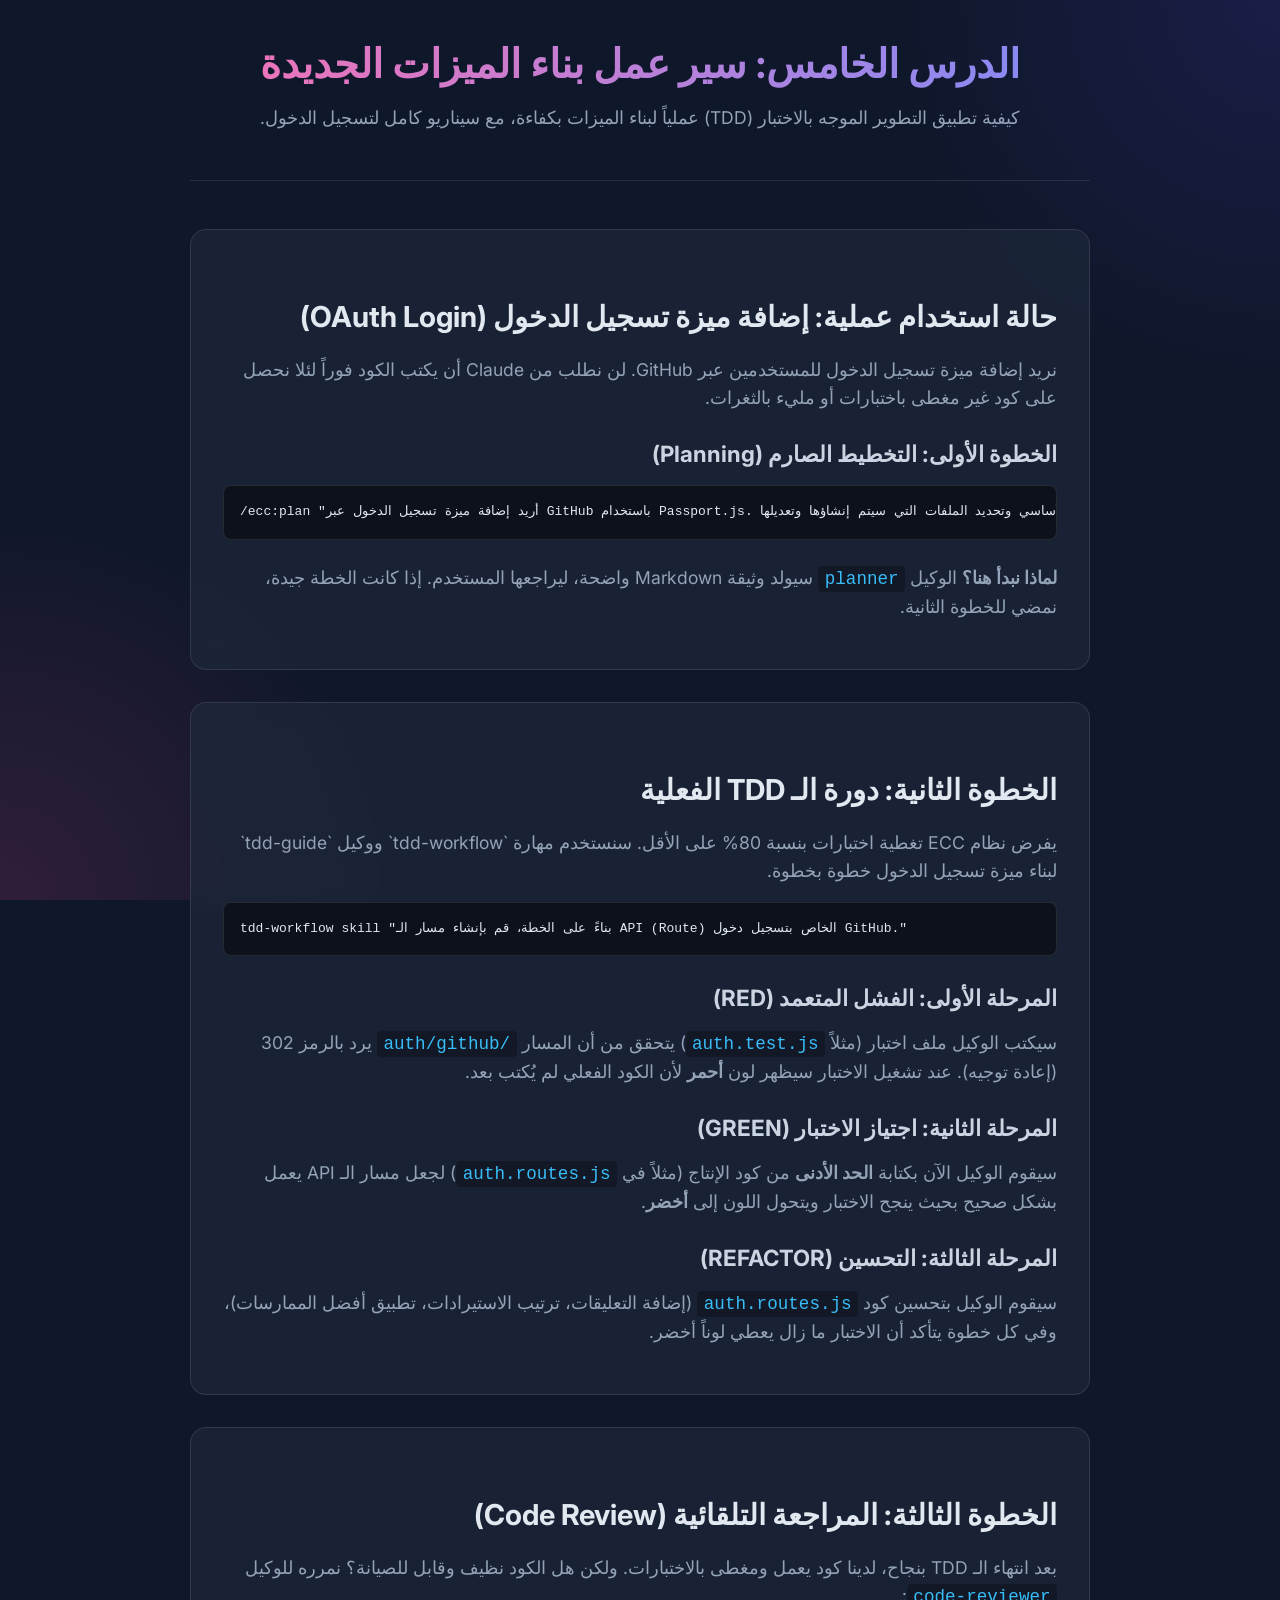
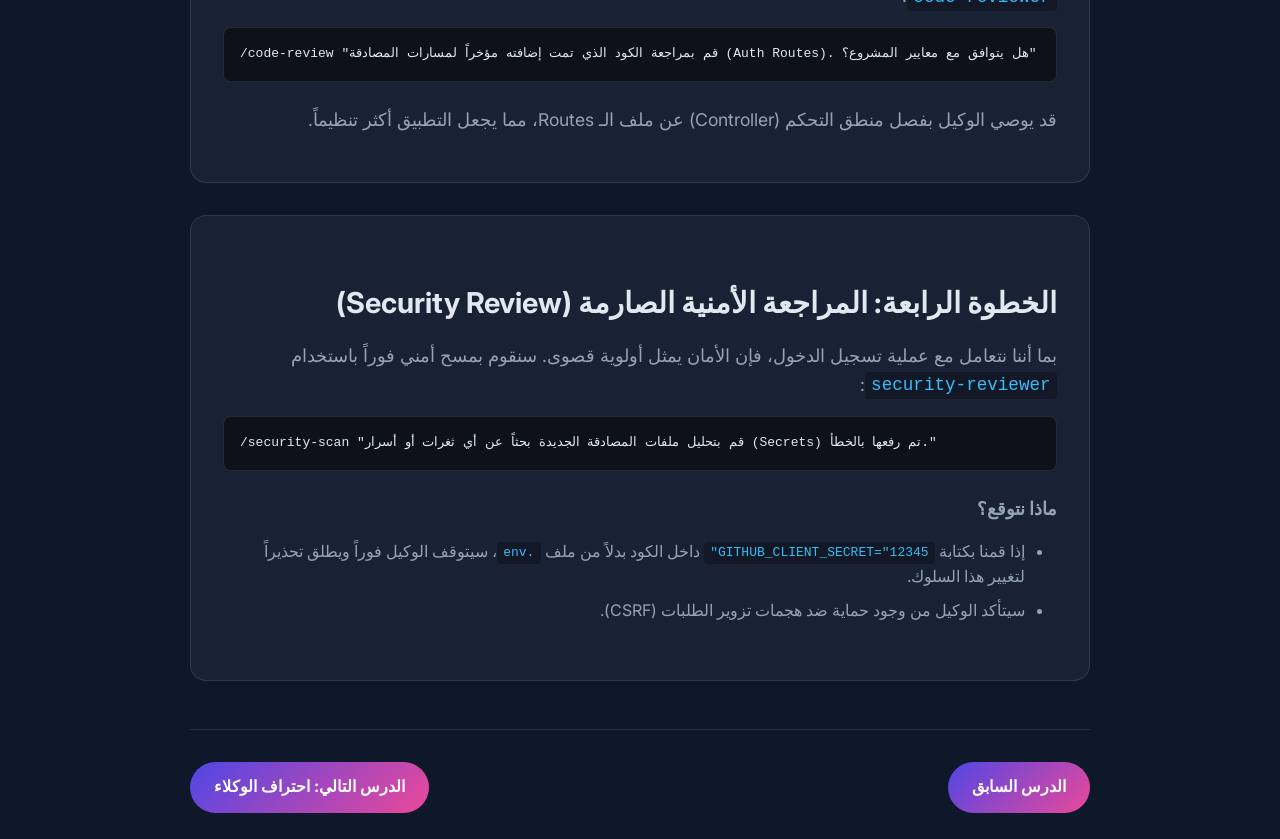
<file: html/lesson-05-new-features.html>
<!DOCTYPE html>
<html lang="ar" dir="rtl">
<head>
    <meta charset="UTF-8">
    <meta name="viewport" content="width=device-width, initial-scale=1.0">
    <title>الدرس الخامس: بناء ميزات جديدة مع ECC والتطبيقات العملية</title>
    <link href="https://fonts.googleapis.com/css2?family=Inter:wght@400;600;800&family=Tajawal:wght@400;500;700&display=swap" rel="stylesheet">
    <link rel="stylesheet" href="style.css">
</head>
<body>
    <div class="container">
        <header>
            <h1>الدرس الخامس: سير عمل بناء الميزات الجديدة</h1>
            <p>كيفية تطبيق التطوير الموجه بالاختبار (TDD) عملياً لبناء الميزات بكفاءة، مع سيناريو كامل لتسجيل الدخول.</p>
        </header>

        <main>
            <div class="card">
                <h2>حالة استخدام عملية: إضافة ميزة تسجيل الدخول (OAuth Login)</h2>
                <p>نريد إضافة ميزة تسجيل الدخول للمستخدمين عبر GitHub. لن نطلب من Claude أن يكتب الكود فوراً لئلا نحصل على كود غير مغطى باختبارات أو مليء بالثغرات.</p>
                
                <h3>الخطوة الأولى: التخطيط الصارم (Planning)</h3>
                <pre><code>/ecc:plan "أريد إضافة ميزة تسجيل الدخول عبر GitHub باستخدام Passport.js. قم بوضع الهيكل الأساسي وتحديد الملفات التي سيتم إنشاؤها وتعديلها."</code></pre>
                <p><strong>لماذا نبدأ هنا؟</strong> الوكيل <code>planner</code> سيولد وثيقة Markdown واضحة، ليراجعها المستخدم. إذا كانت الخطة جيدة، نمضي للخطوة الثانية.</p>
            </div>

            <div class="card">
                <h2>الخطوة الثانية: دورة الـ TDD الفعلية</h2>
                <p>يفرض نظام ECC تغطية اختبارات بنسبة 80% على الأقل. سنستخدم مهارة `tdd-workflow` ووكيل `tdd-guide` لبناء ميزة تسجيل الدخول خطوة بخطوة.</p>
                <pre><code>tdd-workflow skill "بناءً على الخطة، قم بإنشاء مسار الـ API (Route) الخاص بتسجيل دخول GitHub."</code></pre>
                
                <h3>المرحلة الأولى: الفشل المتعمد (RED)</h3>
                <p>سيكتب الوكيل ملف اختبار (مثلاً <code>auth.test.js</code>) يتحقق من أن المسار <code>/auth/github</code> يرد بالرمز 302 (إعادة توجيه). عند تشغيل الاختبار سيظهر لون <strong>أحمر</strong> لأن الكود الفعلي لم يُكتب بعد.</p>

                <h3>المرحلة الثانية: اجتياز الاختبار (GREEN)</h3>
                <p>سيقوم الوكيل الآن بكتابة <strong>الحد الأدنى</strong> من كود الإنتاج (مثلاً في <code>auth.routes.js</code>) لجعل مسار الـ API يعمل بشكل صحيح بحيث ينجح الاختبار ويتحول اللون إلى <strong>أخضر</strong>.</p>

                <h3>المرحلة الثالثة: التحسين (REFACTOR)</h3>
                <p>سيقوم الوكيل بتحسين كود <code>auth.routes.js</code> (إضافة التعليقات، ترتيب الاستيرادات، تطبيق أفضل الممارسات)، وفي كل خطوة يتأكد أن الاختبار ما زال يعطي لوناً أخضر.</p>
            </div>

            <div class="card">
                <h2>الخطوة الثالثة: المراجعة التلقائية (Code Review)</h2>
                <p>بعد انتهاء الـ TDD بنجاح، لدينا كود يعمل ومغطى بالاختبارات. ولكن هل الكود نظيف وقابل للصيانة؟ نمرره للوكيل <code>code-reviewer</code>:</p>
                <pre><code>/code-review "قم بمراجعة الكود الذي تمت إضافته مؤخراً لمسارات المصادقة (Auth Routes). هل يتوافق مع معايير المشروع؟"</code></pre>
                <p>قد يوصي الوكيل بفصل منطق التحكم (Controller) عن ملف الـ Routes، مما يجعل التطبيق أكثر تنظيماً.</p>
            </div>

            <div class="card">
                <h2>الخطوة الرابعة: المراجعة الأمنية الصارمة (Security Review)</h2>
                <p>بما أننا نتعامل مع عملية تسجيل الدخول، فإن الأمان يمثل أولوية قصوى. سنقوم بمسح أمني فوراً باستخدام <code>security-reviewer</code>:</p>
                <pre><code>/security-scan "قم بتحليل ملفات المصادقة الجديدة بحثاً عن أي ثغرات أو أسرار (Secrets) تم رفعها بالخطأ."</code></pre>
                <p><strong>ماذا نتوقع؟</strong></p>
                <ul>
                    <li>إذا قمنا بكتابة <code>GITHUB_CLIENT_SECRET="12345"</code> داخل الكود بدلاً من ملف <code>.env</code>، سيتوقف الوكيل فوراً ويطلق تحذيراً لتغيير هذا السلوك.</li>
                    <li>سيتأكد الوكيل من وجود حماية ضد هجمات تزوير الطلبات (CSRF).</li>
                </ul>
            </div>
        </main>

        <div class="nav-buttons">
            <a href="lesson-04-existing-projects.html" class="btn">الدرس السابق</a>
            <a href="lesson-06-agents-mastery.html" class="btn">الدرس التالي: احتراف الوكلاء</a>
        </div>
    </div>
</body>
</html>
</file>
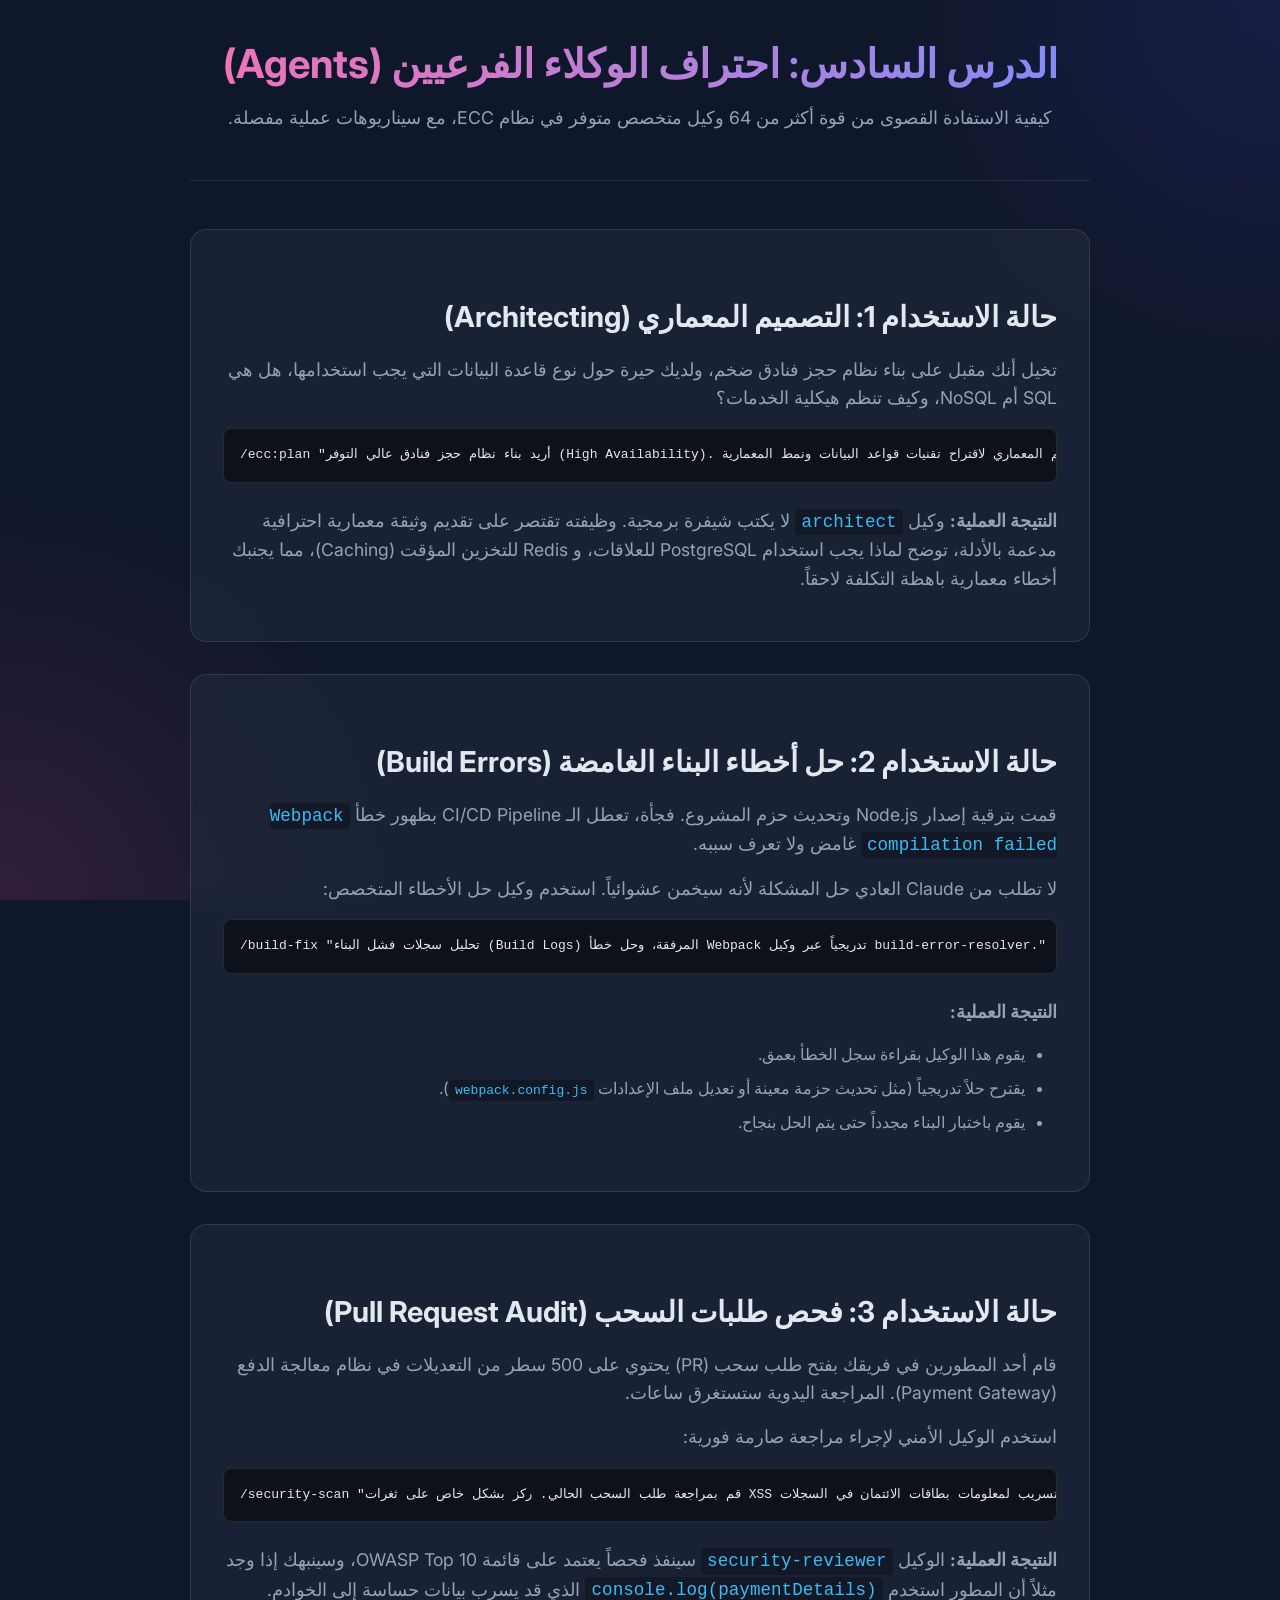
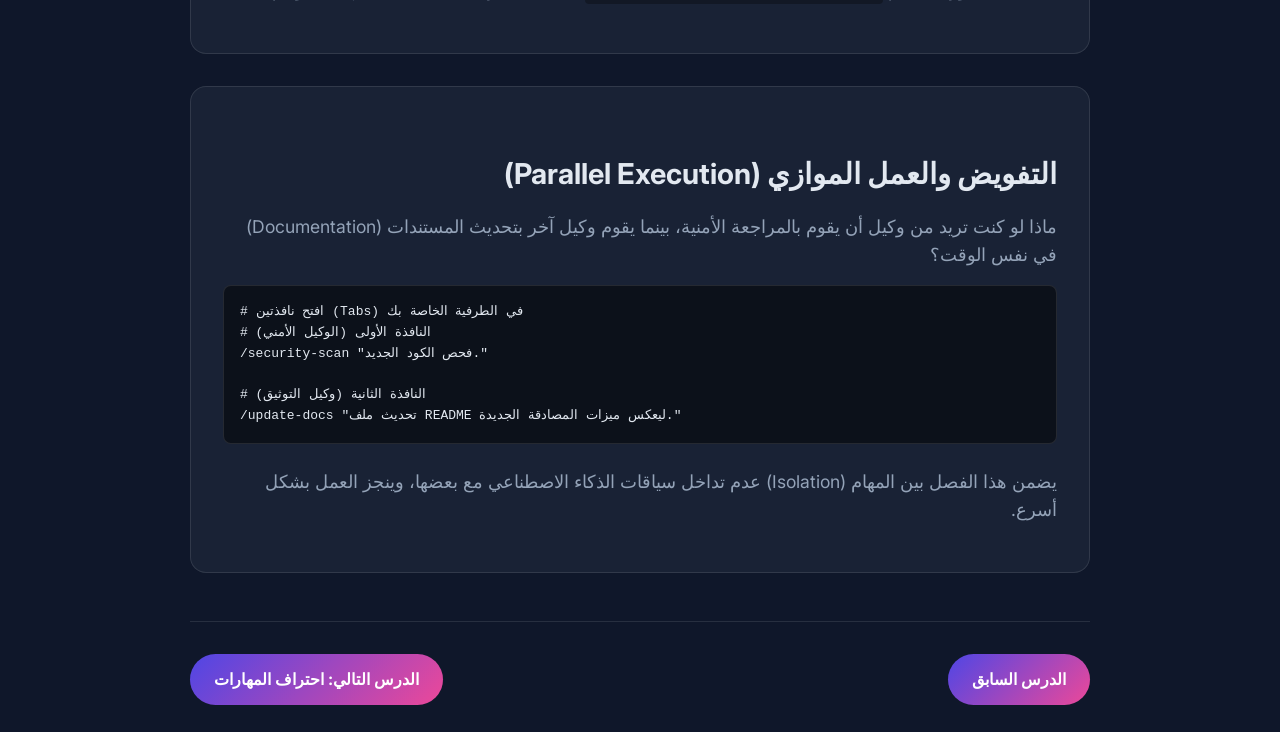
<file: html/lesson-06-agents-mastery.html>
<!DOCTYPE html>
<html lang="ar" dir="rtl">
<head>
    <meta charset="UTF-8">
    <meta name="viewport" content="width=device-width, initial-scale=1.0">
    <title>الدرس السادس: احتراف الوكلاء الفرعيين (Agents) والتطبيقات العملية</title>
    <link href="https://fonts.googleapis.com/css2?family=Inter:wght@400;600;800&family=Tajawal:wght@400;500;700&display=swap" rel="stylesheet">
    <link rel="stylesheet" href="style.css">
</head>
<body>
    <div class="container">
        <header>
            <h1>الدرس السادس: احتراف الوكلاء الفرعيين (Agents)</h1>
            <p>كيفية الاستفادة القصوى من قوة أكثر من 64 وكيل متخصص متوفر في نظام ECC، مع سيناريوهات عملية مفصلة.</p>
        </header>

        <main>
            <div class="card">
                <h2>حالة الاستخدام 1: التصميم المعماري (Architecting)</h2>
                <p>تخيل أنك مقبل على بناء نظام حجز فنادق ضخم، ولديك حيرة حول نوع قاعدة البيانات التي يجب استخدامها، هل هي SQL أم NoSQL، وكيف تنظم هيكلية الخدمات؟</p>
                <pre><code>/ecc:plan "أريد بناء نظام حجز فنادق عالي التوفر (High Availability). استدعِ وكيل التصميم المعماري لاقتراح تقنيات قواعد البيانات ونمط المعمارية (Microservices vs Monolith)."</code></pre>
                <p><strong>النتيجة العملية:</strong> وكيل <code>architect</code> لا يكتب شيفرة برمجية. وظيفته تقتصر على تقديم وثيقة معمارية احترافية مدعمة بالأدلة، توضح لماذا يجب استخدام PostgreSQL للعلاقات، و Redis للتخزين المؤقت (Caching)، مما يجنبك أخطاء معمارية باهظة التكلفة لاحقاً.</p>
            </div>

            <div class="card">
                <h2>حالة الاستخدام 2: حل أخطاء البناء الغامضة (Build Errors)</h2>
                <p>قمت بترقية إصدار Node.js وتحديث حزم المشروع. فجأة، تعطل الـ CI/CD Pipeline بظهور خطأ <code>Webpack compilation failed</code> غامض ولا تعرف سببه.</p>
                <p>لا تطلب من Claude العادي حل المشكلة لأنه سيخمن عشوائياً. استخدم وكيل حل الأخطاء المتخصص:</p>
                <pre><code>/build-fix "تحليل سجلات فشل البناء (Build Logs) المرفقة، وحل خطأ Webpack تدريجياً عبر وكيل build-error-resolver."</code></pre>
                <p><strong>النتيجة العملية:</strong></p>
                <ul>
                    <li>يقوم هذا الوكيل بقراءة سجل الخطأ بعمق.</li>
                    <li>يقترح حلاً تدريجياً (مثل تحديث حزمة معينة أو تعديل ملف الإعدادات <code>webpack.config.js</code>).</li>
                    <li>يقوم باختبار البناء مجدداً حتى يتم الحل بنجاح.</li>
                </ul>
            </div>

            <div class="card">
                <h2>حالة الاستخدام 3: فحص طلبات السحب (Pull Request Audit)</h2>
                <p>قام أحد المطورين في فريقك بفتح طلب سحب (PR) يحتوي على 500 سطر من التعديلات في نظام معالجة الدفع (Payment Gateway). المراجعة اليدوية ستستغرق ساعات.</p>
                <p>استخدم الوكيل الأمني لإجراء مراجعة صارمة فورية:</p>
                <pre><code>/security-scan "قم بمراجعة طلب السحب الحالي. ركز بشكل خاص على ثغرات XSS أو أي تسريب لمعلومات بطاقات الائتمان في السجلات (Logs)."</code></pre>
                <p><strong>النتيجة العملية:</strong> الوكيل <code>security-reviewer</code> سينفذ فحصاً يعتمد على قائمة OWASP Top 10، وسينبهك إذا وجد مثلاً أن المطور استخدم <code>console.log(paymentDetails)</code> الذي قد يسرب بيانات حساسة إلى الخوادم.</p>
            </div>

            <div class="card">
                <h2>التفويض والعمل الموازي (Parallel Execution)</h2>
                <p>ماذا لو كنت تريد من وكيل أن يقوم بالمراجعة الأمنية، بينما يقوم وكيل آخر بتحديث المستندات (Documentation) في نفس الوقت؟</p>
                <pre><code># افتح نافذتين (Tabs) في الطرفية الخاصة بك
# النافذة الأولى (الوكيل الأمني)
/security-scan "فحص الكود الجديد."

# النافذة الثانية (وكيل التوثيق)
/update-docs "تحديث ملف README ليعكس ميزات المصادقة الجديدة."</code></pre>
                <p>يضمن هذا الفصل بين المهام (Isolation) عدم تداخل سياقات الذكاء الاصطناعي مع بعضها، وينجز العمل بشكل أسرع.</p>
            </div>
        </main>

        <div class="nav-buttons">
            <a href="lesson-05-new-features.html" class="btn">الدرس السابق</a>
            <a href="lesson-07-skills-mastery.html" class="btn">الدرس التالي: احتراف المهارات</a>
        </div>
    </div>
</body>
</html>
</file>
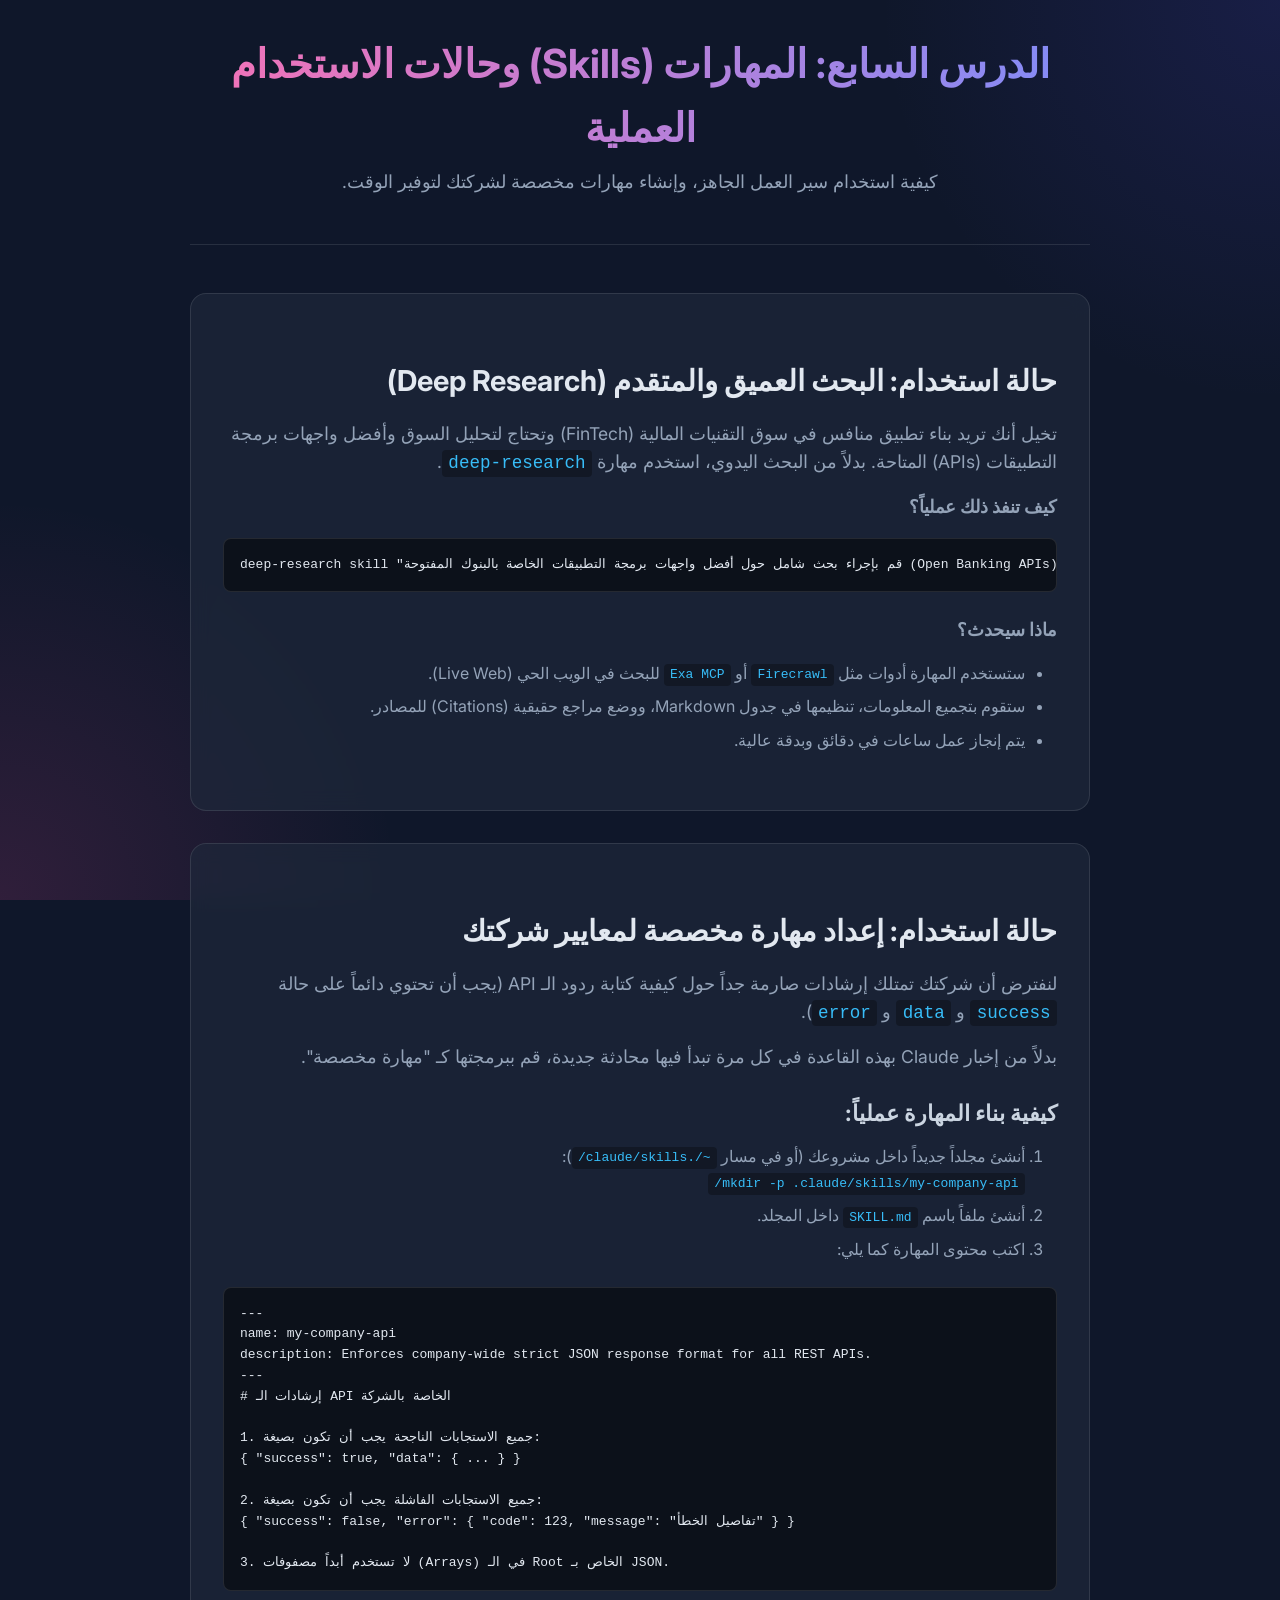
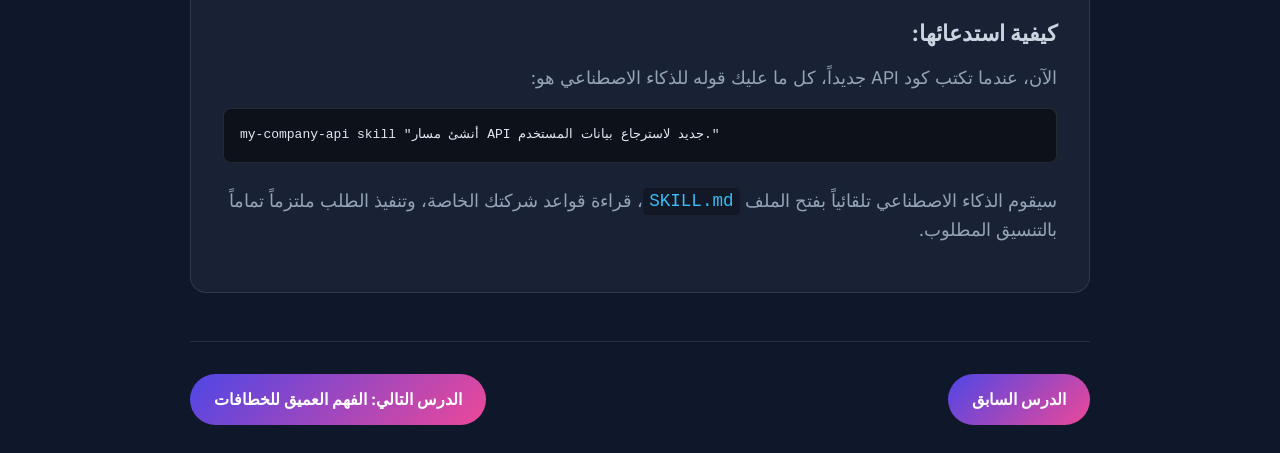
<file: html/lesson-07-skills-mastery.html>
<!DOCTYPE html>
<html lang="ar" dir="rtl">
<head>
    <meta charset="UTF-8">
    <meta name="viewport" content="width=device-width, initial-scale=1.0">
    <title>الدرس السابع: احتراف المهارات (Skills) والتطبيقات العملية</title>
    <link href="https://fonts.googleapis.com/css2?family=Inter:wght@400;600;800&family=Tajawal:wght@400;500;700&display=swap" rel="stylesheet">
    <link rel="stylesheet" href="style.css">
</head>
<body>
    <div class="container">
        <header>
            <h1>الدرس السابع: المهارات (Skills) وحالات الاستخدام العملية</h1>
            <p>كيفية استخدام سير العمل الجاهز، وإنشاء مهارات مخصصة لشركتك لتوفير الوقت.</p>
        </header>

        <main>
            <div class="card">
                <h2>حالة استخدام: البحث العميق والمتقدم (Deep Research)</h2>
                <p>تخيل أنك تريد بناء تطبيق منافس في سوق التقنيات المالية (FinTech) وتحتاج لتحليل السوق وأفضل واجهات برمجة التطبيقات (APIs) المتاحة. بدلاً من البحث اليدوي، استخدم مهارة <code>deep-research</code>.</p>
                <p><strong>كيف تنفذ ذلك عملياً؟</strong></p>
                <pre><code>deep-research skill "قم بإجراء بحث شامل حول أفضل واجهات برمجة التطبيقات الخاصة بالبنوك المفتوحة (Open Banking APIs) في الشرق الأوسط، وقارن بين أسعارها وميزاتها في جدول."</code></pre>
                <p><strong>ماذا سيحدث؟</strong></p>
                <ul>
                    <li>ستستخدم المهارة أدوات مثل <code>Firecrawl</code> أو <code>Exa MCP</code> للبحث في الويب الحي (Live Web).</li>
                    <li>ستقوم بتجميع المعلومات، تنظيمها في جدول Markdown، ووضع مراجع حقيقية (Citations) للمصادر.</li>
                    <li>يتم إنجاز عمل ساعات في دقائق وبدقة عالية.</li>
                </ul>
            </div>

            <div class="card">
                <h2>حالة استخدام: إعداد مهارة مخصصة لمعايير شركتك</h2>
                <p>لنفترض أن شركتك تمتلك إرشادات صارمة جداً حول كيفية كتابة ردود الـ API (يجب أن تحتوي دائماً على حالة <code>success</code> و <code>data</code> و <code>error</code>).</p>
                <p>بدلاً من إخبار Claude بهذه القاعدة في كل مرة تبدأ فيها محادثة جديدة، قم ببرمجتها كـ "مهارة مخصصة".</p>
                
                <h3>كيفية بناء المهارة عملياً:</h3>
                <ol>
                    <li>أنشئ مجلداً جديداً داخل مشروعك (أو في مسار <code>~/.claude/skills/</code>): <br> <code>mkdir -p .claude/skills/my-company-api/</code></li>
                    <li>أنشئ ملفاً باسم <code>SKILL.md</code> داخل المجلد.</li>
                    <li>اكتب محتوى المهارة كما يلي:</li>
                </ol>
                <pre><code>---
name: my-company-api
description: Enforces company-wide strict JSON response format for all REST APIs.
---
# إرشادات الـ API الخاصة بالشركة

1. جميع الاستجابات الناجحة يجب أن تكون بصيغة:
{ "success": true, "data": { ... } }

2. جميع الاستجابات الفاشلة يجب أن تكون بصيغة:
{ "success": false, "error": { "code": 123, "message": "تفاصيل الخطأ" } }

3. لا تستخدم أبداً مصفوفات (Arrays) في الـ Root الخاص بـ JSON.</code></pre>
                
                <h3>كيفية استدعائها:</h3>
                <p>الآن، عندما تكتب كود API جديداً، كل ما عليك قوله للذكاء الاصطناعي هو:</p>
                <pre><code>my-company-api skill "أنشئ مسار API جديد لاسترجاع بيانات المستخدم."</code></pre>
                <p>سيقوم الذكاء الاصطناعي تلقائياً بفتح الملف <code>SKILL.md</code>، قراءة قواعد شركتك الخاصة، وتنفيذ الطلب ملتزماً تماماً بالتنسيق المطلوب.</p>
            </div>
        </main>

        <div class="nav-buttons">
            <a href="lesson-06-agents-mastery.html" class="btn">الدرس السابق</a>
            <a href="lesson-08-hooks-deepdive.html" class="btn">الدرس التالي: الفهم العميق للخطافات</a>
        </div>
    </div>
</body>
</html>
</file>
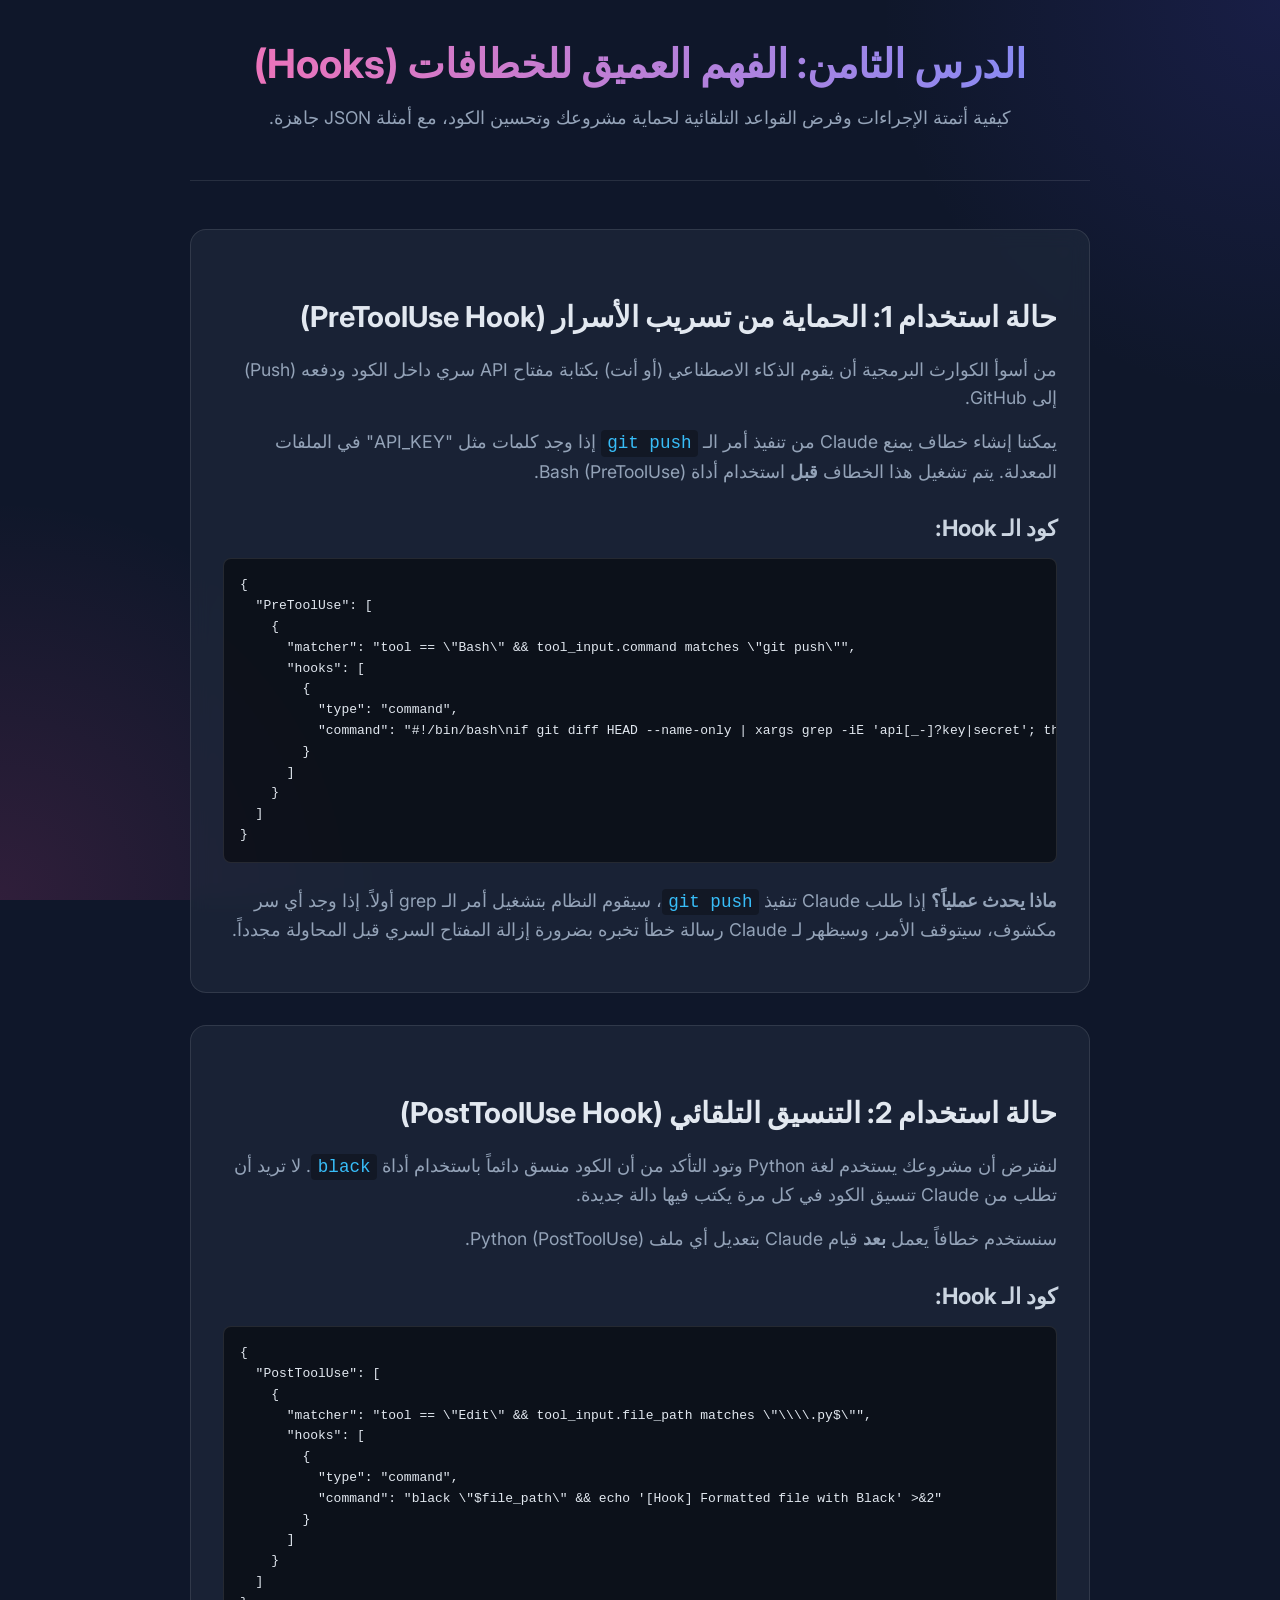
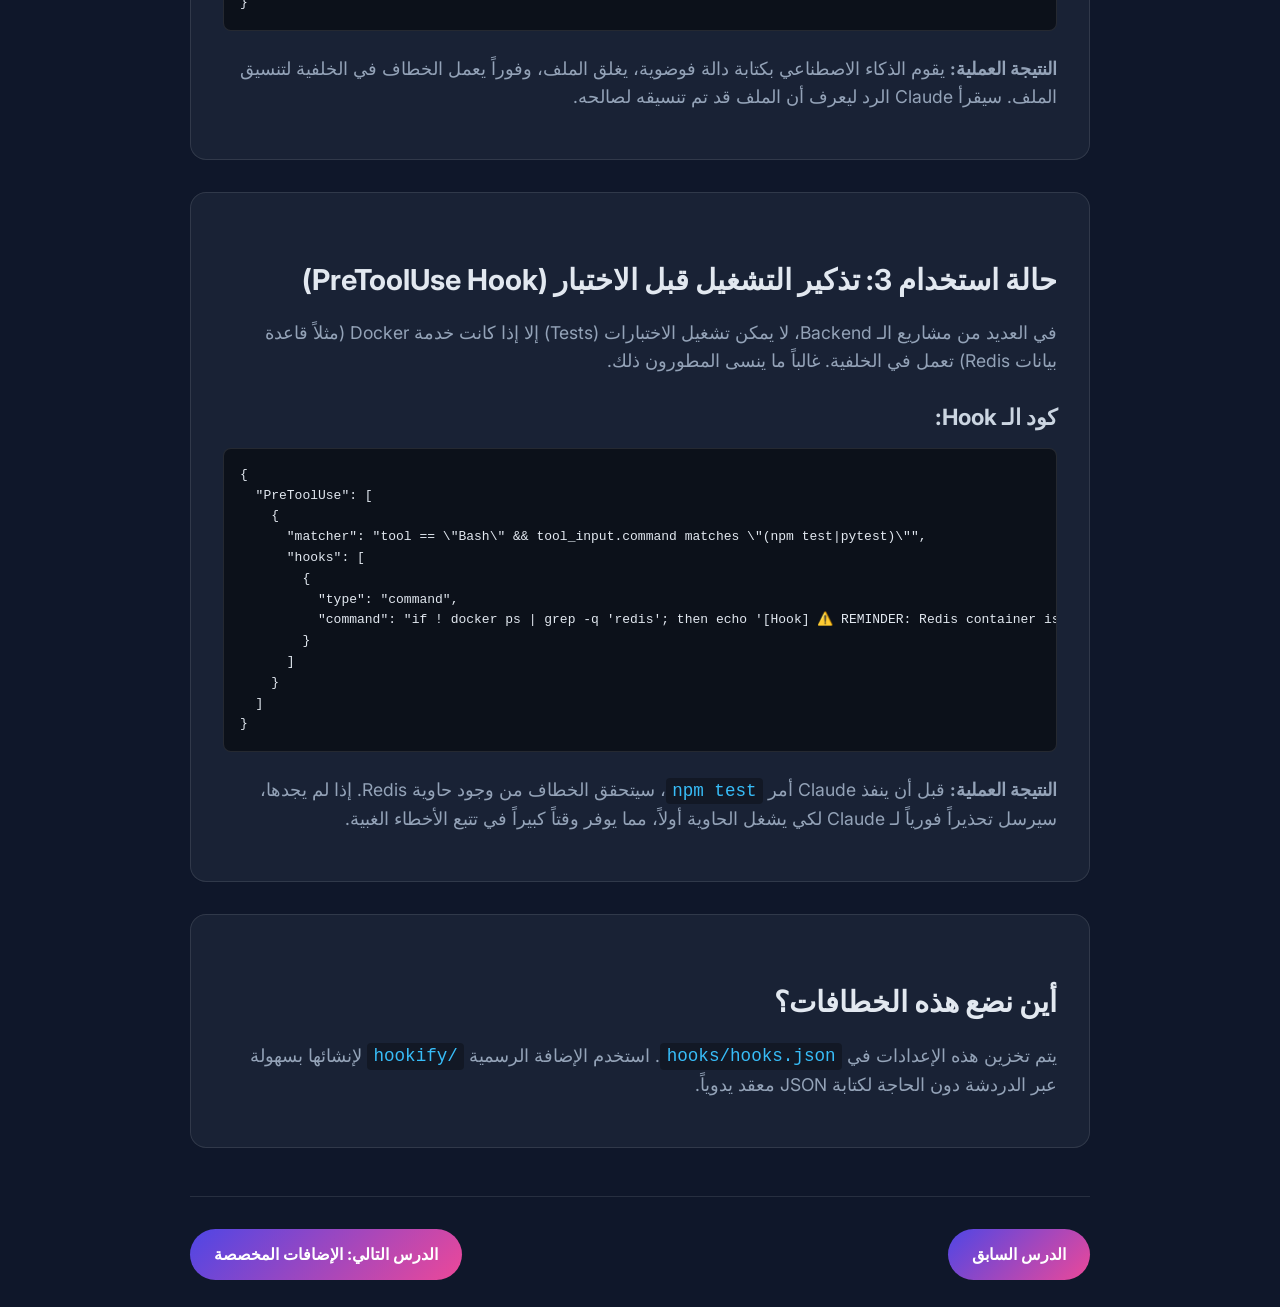
<file: html/lesson-08-hooks-deepdive.html>
<!DOCTYPE html>
<html lang="ar" dir="rtl">
<head>
    <meta charset="UTF-8">
    <meta name="viewport" content="width=device-width, initial-scale=1.0">
    <title>الدرس الثامن: الفهم العميق للخطافات (Hooks) والتطبيقات العملية</title>
    <link href="https://fonts.googleapis.com/css2?family=Inter:wght@400;600;800&family=Tajawal:wght@400;500;700&display=swap" rel="stylesheet">
    <link rel="stylesheet" href="style.css">
</head>
<body>
    <div class="container">
        <header>
            <h1>الدرس الثامن: الفهم العميق للخطافات (Hooks)</h1>
            <p>كيفية أتمتة الإجراءات وفرض القواعد التلقائية لحماية مشروعك وتحسين الكود، مع أمثلة JSON جاهزة.</p>
        </header>

        <main>
            <div class="card">
                <h2>حالة استخدام 1: الحماية من تسريب الأسرار (PreToolUse Hook)</h2>
                <p>من أسوأ الكوارث البرمجية أن يقوم الذكاء الاصطناعي (أو أنت) بكتابة مفتاح API سري داخل الكود ودفعه (Push) إلى GitHub.</p>
                <p>يمكننا إنشاء خطاف يمنع Claude من تنفيذ أمر الـ <code>git push</code> إذا وجد كلمات مثل "API_KEY" في الملفات المعدلة. يتم تشغيل هذا الخطاف <strong>قبل</strong> استخدام أداة Bash (PreToolUse).</p>
                
                <h3>كود الـ Hook:</h3>
                <pre><code>{
  "PreToolUse": [
    {
      "matcher": "tool == \"Bash\" && tool_input.command matches \"git push\"",
      "hooks": [
        {
          "type": "command",
          "command": "#!/bin/bash\nif git diff HEAD --name-only | xargs grep -iE 'api[_-]?key|secret'; then echo '[Hook] WARNING: Potential secrets detected! Aborting push.' >&2; exit 1; fi"
        }
      ]
    }
  ]
}</code></pre>
                <p><strong>ماذا يحدث عملياً؟</strong> إذا طلب Claude تنفيذ <code>git push</code>، سيقوم النظام بتشغيل أمر الـ grep أولاً. إذا وجد أي سر مكشوف، سيتوقف الأمر، وسيظهر لـ Claude رسالة خطأ تخبره بضرورة إزالة المفتاح السري قبل المحاولة مجدداً.</p>
            </div>

            <div class="card">
                <h2>حالة استخدام 2: التنسيق التلقائي (PostToolUse Hook)</h2>
                <p>لنفترض أن مشروعك يستخدم لغة Python وتود التأكد من أن الكود منسق دائماً باستخدام أداة <code>black</code>. لا تريد أن تطلب من Claude تنسيق الكود في كل مرة يكتب فيها دالة جديدة.</p>
                <p>سنستخدم خطافاً يعمل <strong>بعد</strong> قيام Claude بتعديل أي ملف Python (PostToolUse).</p>

                <h3>كود الـ Hook:</h3>
                <pre><code>{
  "PostToolUse": [
    {
      "matcher": "tool == \"Edit\" && tool_input.file_path matches \"\\\\.py$\"",
      "hooks": [
        {
          "type": "command",
          "command": "black \"$file_path\" && echo '[Hook] Formatted file with Black' >&2"
        }
      ]
    }
  ]
}</code></pre>
                <p><strong>النتيجة العملية:</strong> يقوم الذكاء الاصطناعي بكتابة دالة فوضوية، يغلق الملف، وفوراً يعمل الخطاف في الخلفية لتنسيق الملف. سيقرأ Claude الرد ليعرف أن الملف قد تم تنسيقه لصالحه.</p>
            </div>

            <div class="card">
                <h2>حالة استخدام 3: تذكير التشغيل قبل الاختبار (PreToolUse Hook)</h2>
                <p>في العديد من مشاريع الـ Backend، لا يمكن تشغيل الاختبارات (Tests) إلا إذا كانت خدمة Docker (مثلاً قاعدة بيانات Redis) تعمل في الخلفية. غالباً ما ينسى المطورون ذلك.</p>

                <h3>كود الـ Hook:</h3>
                <pre><code>{
  "PreToolUse": [
    {
      "matcher": "tool == \"Bash\" && tool_input.command matches \"(npm test|pytest)\"",
      "hooks": [
        {
          "type": "command",
          "command": "if ! docker ps | grep -q 'redis'; then echo '[Hook] ⚠️ REMINDER: Redis container is NOT running. Tests may fail. Run docker-compose up -d redis first.' >&2; fi"
        }
      ]
    }
  ]
}</code></pre>
                <p><strong>النتيجة العملية:</strong> قبل أن ينفذ Claude أمر <code>npm test</code>، سيتحقق الخطاف من وجود حاوية Redis. إذا لم يجدها، سيرسل تحذيراً فورياً لـ Claude لكي يشغل الحاوية أولاً، مما يوفر وقتاً كبيراً في تتبع الأخطاء الغبية.</p>
            </div>
            
            <div class="card">
                <h2>أين نضع هذه الخطافات؟</h2>
                <p>يتم تخزين هذه الإعدادات في <code>hooks/hooks.json</code>. استخدم الإضافة الرسمية <code>/hookify</code> لإنشائها بسهولة عبر الدردشة دون الحاجة لكتابة JSON معقد يدوياً.</p>
            </div>
        </main>

        <div class="nav-buttons">
            <a href="lesson-07-skills-mastery.html" class="btn">الدرس السابق</a>
            <a href="lesson-09-custom-extensions.html" class="btn">الدرس التالي: الإضافات المخصصة</a>
        </div>
    </div>
</body>
</html>
</file>
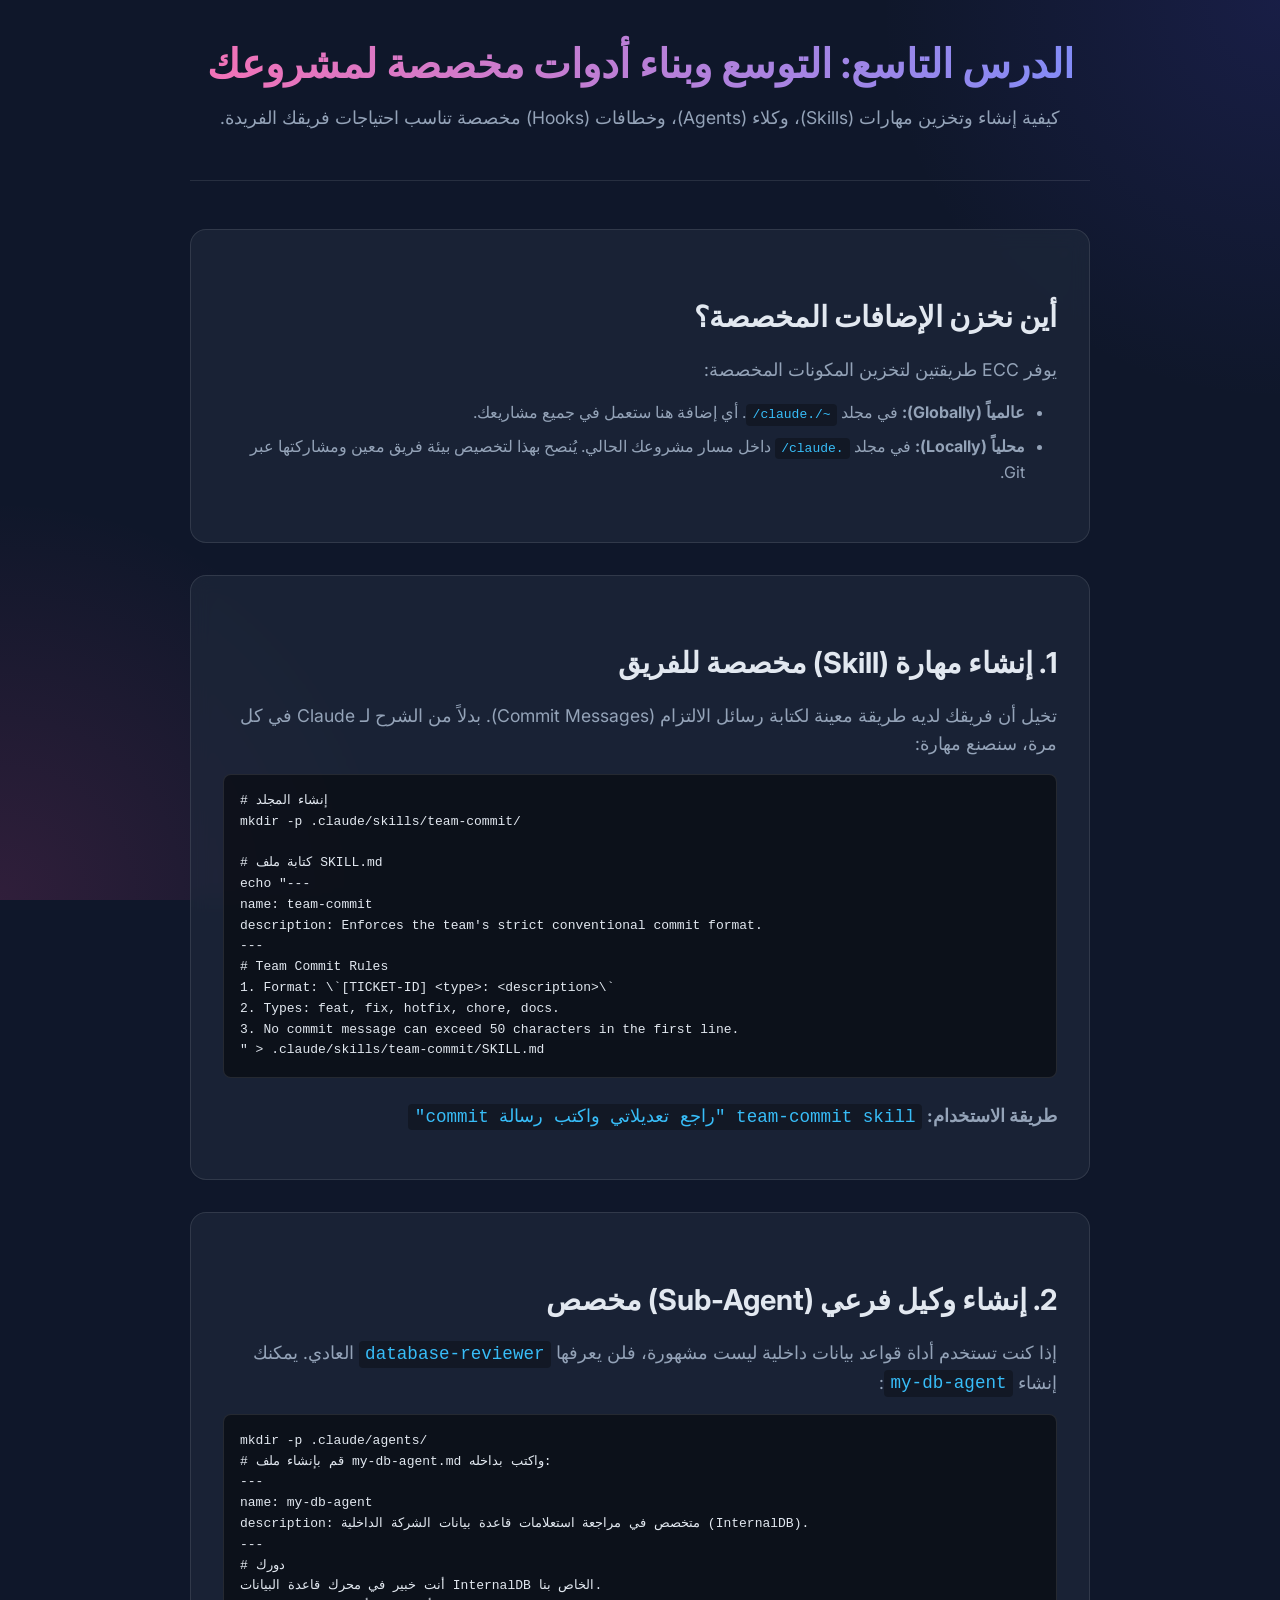
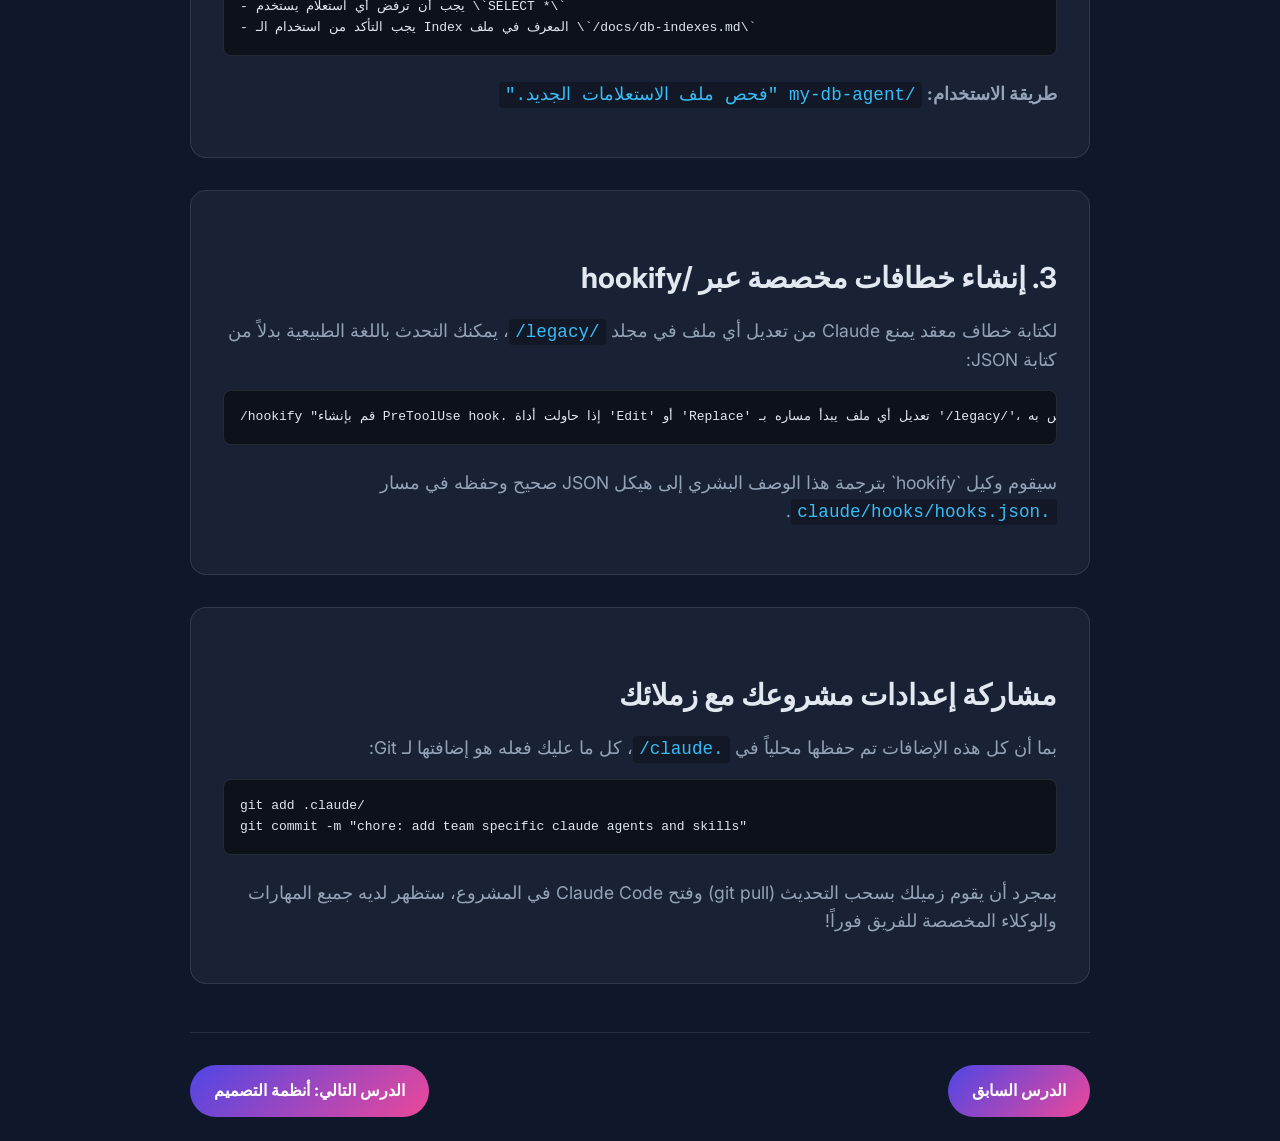
<file: html/lesson-09-custom-extensions.html>
<!DOCTYPE html>
<html lang="ar" dir="rtl">
<head>
    <meta charset="UTF-8">
    <meta name="viewport" content="width=device-width, initial-scale=1.0">
    <title>الدرس التاسع: الإضافات المخصصة والتطبيقات العملية</title>
    <link href="https://fonts.googleapis.com/css2?family=Inter:wght@400;600;800&family=Tajawal:wght@400;500;700&display=swap" rel="stylesheet">
    <link rel="stylesheet" href="style.css">
</head>
<body>
    <div class="container">
        <header>
            <h1>الدرس التاسع: التوسع وبناء أدوات مخصصة لمشروعك</h1>
            <p>كيفية إنشاء وتخزين مهارات (Skills)، وكلاء (Agents)، وخطافات (Hooks) مخصصة تناسب احتياجات فريقك الفريدة.</p>
        </header>

        <main>
            <div class="card">
                <h2>أين نخزن الإضافات المخصصة؟</h2>
                <p>يوفر ECC طريقتين لتخزين المكونات المخصصة:</p>
                <ul>
                    <li><strong>عالمياً (Globally):</strong> في مجلد <code>~/.claude/</code>. أي إضافة هنا ستعمل في جميع مشاريعك.</li>
                    <li><strong>محلياً (Locally):</strong> في مجلد <code>.claude/</code> داخل مسار مشروعك الحالي. يُنصح بهذا لتخصيص بيئة فريق معين ومشاركتها عبر Git.</li>
                </ul>
            </div>

            <div class="card">
                <h2>1. إنشاء مهارة (Skill) مخصصة للفريق</h2>
                <p>تخيل أن فريقك لديه طريقة معينة لكتابة رسائل الالتزام (Commit Messages). بدلاً من الشرح لـ Claude في كل مرة، سنصنع مهارة:</p>
                <pre><code># إنشاء المجلد
mkdir -p .claude/skills/team-commit/

# كتابة ملف SKILL.md
echo "---
name: team-commit
description: Enforces the team's strict conventional commit format.
---
# Team Commit Rules
1. Format: \`[TICKET-ID] &lt;type&gt;: &lt;description&gt;\`
2. Types: feat, fix, hotfix, chore, docs.
3. No commit message can exceed 50 characters in the first line.
" > .claude/skills/team-commit/SKILL.md</code></pre>
                <p><strong>طريقة الاستخدام:</strong> <code>team-commit skill "راجع تعديلاتي واكتب رسالة commit"</code></p>
            </div>

            <div class="card">
                <h2>2. إنشاء وكيل فرعي (Sub-Agent) مخصص</h2>
                <p>إذا كنت تستخدم أداة قواعد بيانات داخلية ليست مشهورة، فلن يعرفها <code>database-reviewer</code> العادي. يمكنك إنشاء <code>my-db-agent</code>:</p>
                <pre><code>mkdir -p .claude/agents/
# قم بإنشاء ملف my-db-agent.md واكتب بداخله:
---
name: my-db-agent
description: متخصص في مراجعة استعلامات قاعدة بيانات الشركة الداخلية (InternalDB).
---
# دورك
أنت خبير في محرك قاعدة البيانات InternalDB الخاص بنا. 
- يجب أن ترفض أي استعلام يستخدم \`SELECT *\`
- يجب التأكد من استخدام الـ Index المعرف في ملف \`/docs/db-indexes.md\`</code></pre>
                <p><strong>طريقة الاستخدام:</strong> <code>/my-db-agent "فحص ملف الاستعلامات الجديد."</code></p>
            </div>

            <div class="card">
                <h2>3. إنشاء خطافات مخصصة عبر /hookify</h2>
                <p>لكتابة خطاف معقد يمنع Claude من تعديل أي ملف في مجلد <code>/legacy/</code>، يمكنك التحدث باللغة الطبيعية بدلاً من كتابة JSON:</p>
                <pre><code>/hookify "قم بإنشاء PreToolUse hook. إذا حاولت أداة 'Edit' أو 'Replace' تعديل أي ملف يبدأ مساره بـ '/legacy/'، قم برفض الطلب وأرجع رسالة تنبيه بأن هذا المجلد مجمد ولا يجب المساس به."</code></pre>
                <p>سيقوم وكيل `hookify` بترجمة هذا الوصف البشري إلى هيكل JSON صحيح وحفظه في مسار <code>.claude/hooks/hooks.json</code>.</p>
            </div>
            
            <div class="card">
                <h2>مشاركة إعدادات مشروعك مع زملائك</h2>
                <p>بما أن كل هذه الإضافات تم حفظها محلياً في <code>.claude/</code>، كل ما عليك فعله هو إضافتها لـ Git:</p>
                <pre><code>git add .claude/
git commit -m "chore: add team specific claude agents and skills"</code></pre>
                <p>بمجرد أن يقوم زميلك بسحب التحديث (git pull) وفتح Claude Code في المشروع، ستظهر لديه جميع المهارات والوكلاء المخصصة للفريق فوراً!</p>
            </div>
        </main>

        <div class="nav-buttons">
            <a href="lesson-08-hooks-deepdive.html" class="btn">الدرس السابق</a>
            <a href="lesson-10-design-systems.html" class="btn">الدرس التالي: أنظمة التصميم</a>
        </div>
    </div>
</body>
</html>
</file>
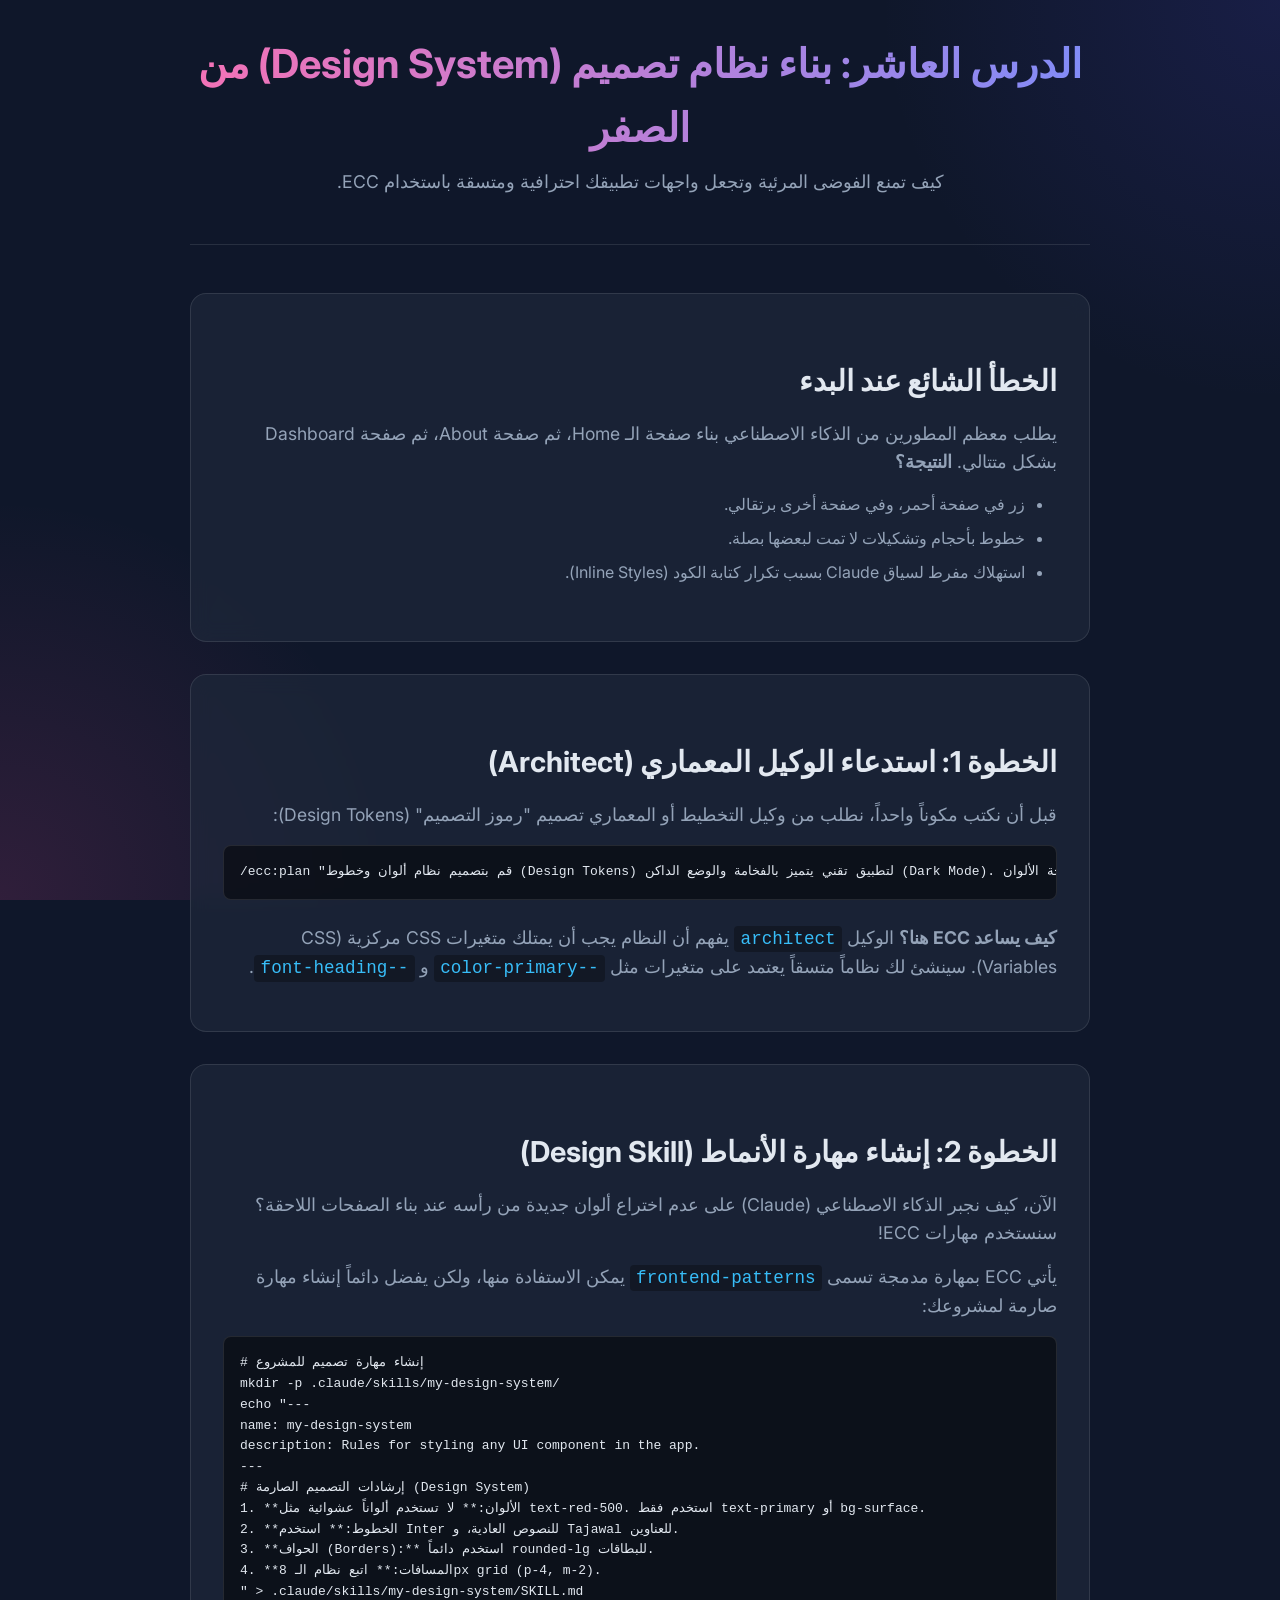
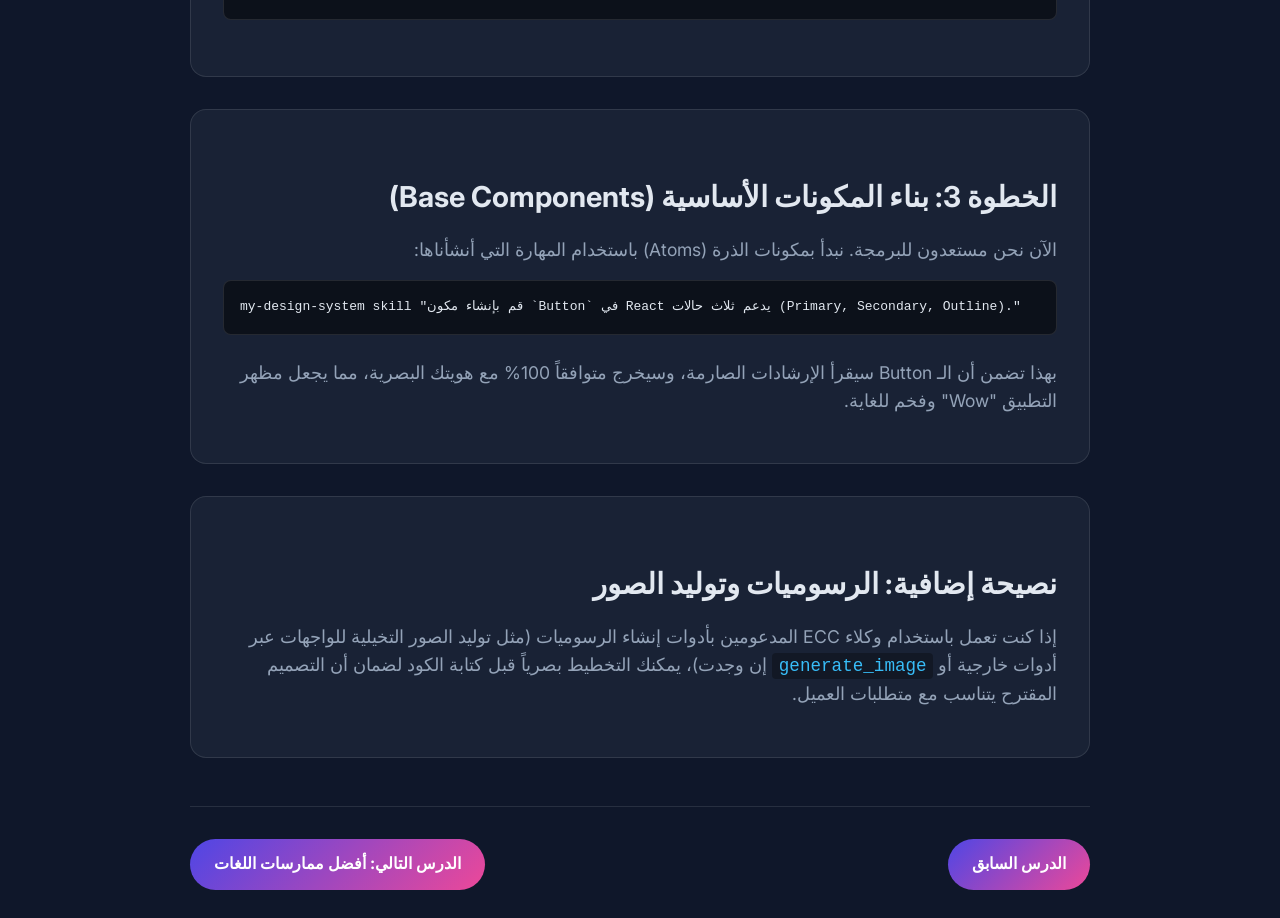
<file: html/lesson-10-design-systems.html>
<!DOCTYPE html>
<html lang="ar" dir="rtl">
<head>
    <meta charset="UTF-8">
    <meta name="viewport" content="width=device-width, initial-scale=1.0">
    <title>الدرس العاشر: بناء نظام تصميم (Design System) مع ECC</title>
    <link href="https://fonts.googleapis.com/css2?family=Inter:wght@400;600;800&family=Tajawal:wght@400;500;700&display=swap" rel="stylesheet">
    <link rel="stylesheet" href="style.css">
</head>
<body>
    <div class="container">
        <header>
            <h1>الدرس العاشر: بناء نظام تصميم (Design System) من الصفر</h1>
            <p>كيف تمنع الفوضى المرئية وتجعل واجهات تطبيقك احترافية ومتسقة باستخدام ECC.</p>
        </header>

        <main>
            <div class="card">
                <h2>الخطأ الشائع عند البدء</h2>
                <p>يطلب معظم المطورين من الذكاء الاصطناعي بناء صفحة الـ Home، ثم صفحة About، ثم صفحة Dashboard بشكل متتالي. <strong>النتيجة؟</strong></p>
                <ul>
                    <li>زر في صفحة أحمر، وفي صفحة أخرى برتقالي.</li>
                    <li>خطوط بأحجام وتشكيلات لا تمت لبعضها بصلة.</li>
                    <li>استهلاك مفرط لسياق Claude بسبب تكرار كتابة الكود (Inline Styles).</li>
                </ul>
            </div>

            <div class="card">
                <h2>الخطوة 1: استدعاء الوكيل المعماري (Architect)</h2>
                <p>قبل أن نكتب مكوناً واحداً، نطلب من وكيل التخطيط أو المعماري تصميم "رموز التصميم" (Design Tokens):</p>
                <pre><code>/ecc:plan "قم بتصميم نظام ألوان وخطوط (Design Tokens) لتطبيق تقني يتميز بالفخامة والوضع الداكن (Dark Mode). لا تقم بكتابة المكونات، فقط صمم لوحة الألوان (Palette) الأساسية والثانوية في ملف `globals.css` أو `tailwind.config.ts`."</code></pre>
                <p><strong>كيف يساعد ECC هنا؟</strong> الوكيل <code>architect</code> يفهم أن النظام يجب أن يمتلك متغيرات CSS مركزية (CSS Variables). سينشئ لك نظاماً متسقاً يعتمد على متغيرات مثل <code>--color-primary</code> و <code>--font-heading</code>.</p>
            </div>

            <div class="card">
                <h2>الخطوة 2: إنشاء مهارة الأنماط (Design Skill)</h2>
                <p>الآن، كيف نجبر الذكاء الاصطناعي (Claude) على عدم اختراع ألوان جديدة من رأسه عند بناء الصفحات اللاحقة؟ سنستخدم مهارات ECC!</p>
                <p>يأتي ECC بمهارة مدمجة تسمى <code>frontend-patterns</code> يمكن الاستفادة منها، ولكن يفضل دائماً إنشاء مهارة صارمة لمشروعك:</p>
                <pre><code># إنشاء مهارة تصميم للمشروع
mkdir -p .claude/skills/my-design-system/
echo "---
name: my-design-system
description: Rules for styling any UI component in the app.
---
# إرشادات التصميم الصارمة (Design System)
1. **الألوان:** لا تستخدم ألواناً عشوائية مثل text-red-500. استخدم فقط text-primary أو bg-surface.
2. **الخطوط:** استخدم Inter للنصوص العادية، و Tajawal للعناوين.
3. **الحواف (Borders):** استخدم دائماً rounded-lg للبطاقات.
4. **المسافات:** اتبع نظام الـ 8px grid (p-4, m-2).
" > .claude/skills/my-design-system/SKILL.md</code></pre>
            </div>

            <div class="card">
                <h2>الخطوة 3: بناء المكونات الأساسية (Base Components)</h2>
                <p>الآن نحن مستعدون للبرمجة. نبدأ بمكونات الذرة (Atoms) باستخدام المهارة التي أنشأناها:</p>
                <pre><code>my-design-system skill "قم بإنشاء مكون `Button` في React يدعم ثلاث حالات (Primary, Secondary, Outline)."</code></pre>
                <p>بهذا تضمن أن الـ Button سيقرأ الإرشادات الصارمة، وسيخرج متوافقاً 100% مع هويتك البصرية، مما يجعل مظهر التطبيق "Wow" وفخم للغاية.</p>
            </div>

            <div class="card">
                <h2>نصيحة إضافية: الرسوميات وتوليد الصور</h2>
                <p>إذا كنت تعمل باستخدام وكلاء ECC المدعومين بأدوات إنشاء الرسوميات (مثل توليد الصور التخيلية للواجهات عبر أدوات خارجية أو <code>generate_image</code> إن وجدت)، يمكنك التخطيط بصرياً قبل كتابة الكود لضمان أن التصميم المقترح يتناسب مع متطلبات العميل.</p>
            </div>
        </main>

        <div class="nav-buttons">
            <a href="lesson-09-custom-extensions.html" class="btn">الدرس السابق</a>
            <a href="lesson-11-language-best-practices.html" class="btn">الدرس التالي: أفضل ممارسات اللغات</a>
        </div>
    </div>
</body>
</html>
</file>
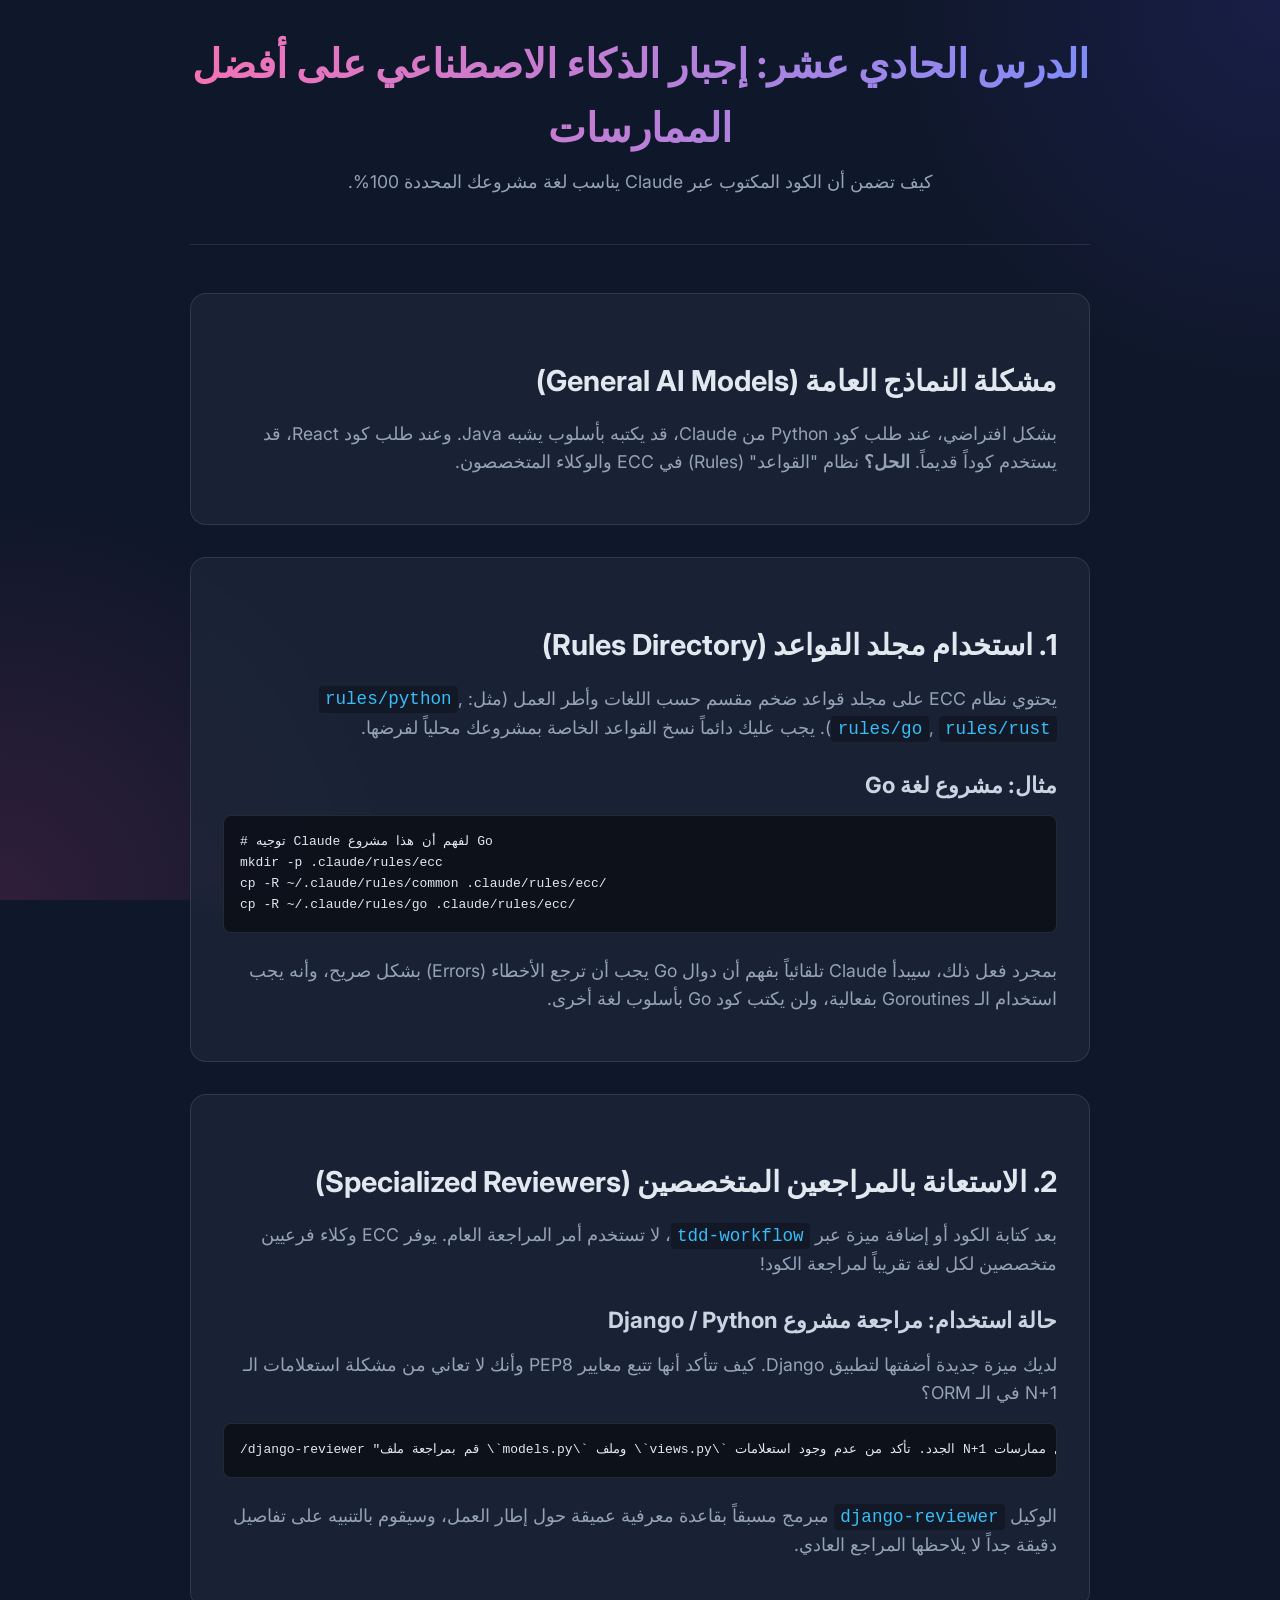
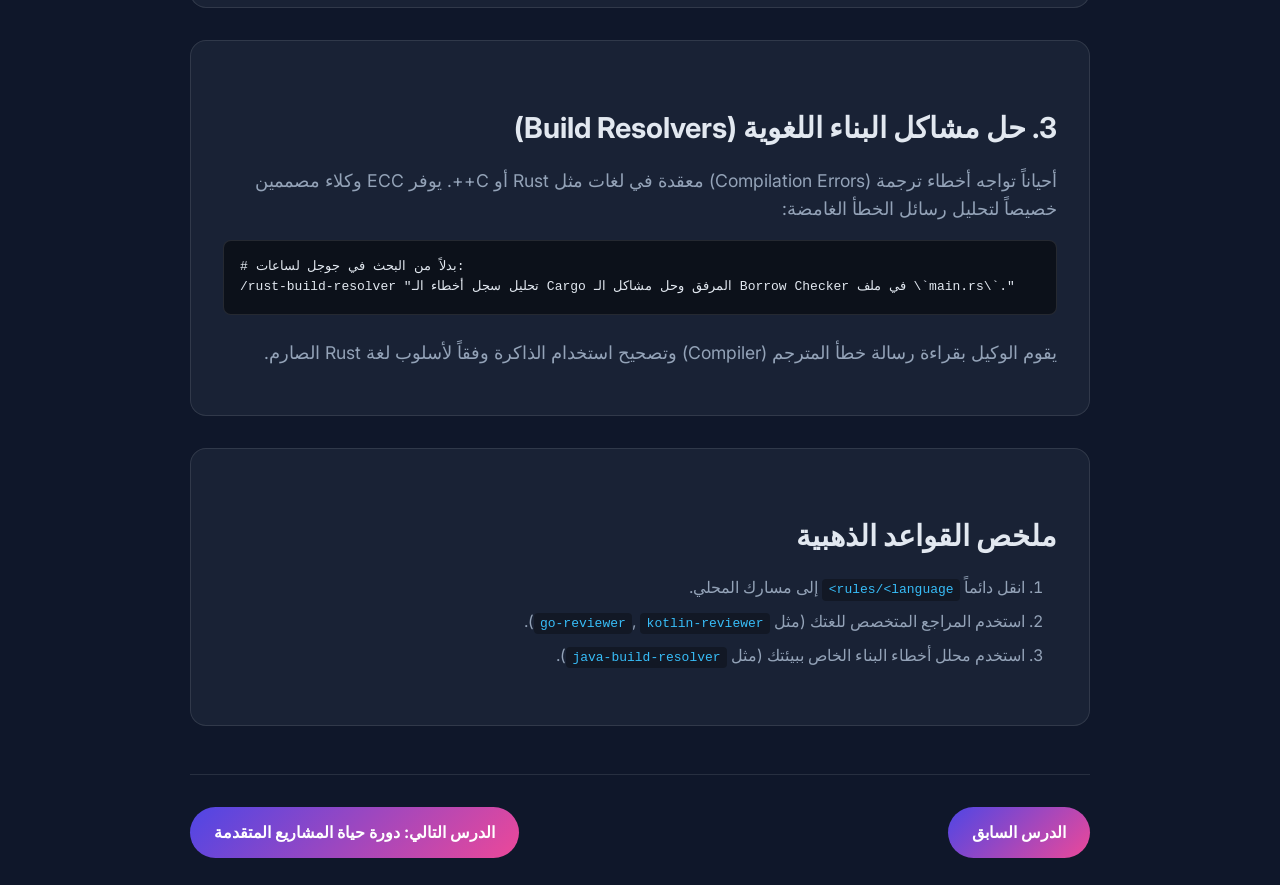
<file: html/lesson-11-language-best-practices.html>
<!DOCTYPE html>
<html lang="ar" dir="rtl">
<head>
    <meta charset="UTF-8">
    <meta name="viewport" content="width=device-width, initial-scale=1.0">
    <title>الدرس الحادي عشر: أفضل ممارسات اللغات البرمجية مع ECC</title>
    <link href="https://fonts.googleapis.com/css2?family=Inter:wght@400;600;800&family=Tajawal:wght@400;500;700&display=swap" rel="stylesheet">
    <link rel="stylesheet" href="style.css">
</head>
<body>
    <div class="container">
        <header>
            <h1>الدرس الحادي عشر: إجبار الذكاء الاصطناعي على أفضل الممارسات</h1>
            <p>كيف تضمن أن الكود المكتوب عبر Claude يناسب لغة مشروعك المحددة 100%.</p>
        </header>

        <main>
            <div class="card">
                <h2>مشكلة النماذج العامة (General AI Models)</h2>
                <p>بشكل افتراضي، عند طلب كود Python من Claude، قد يكتبه بأسلوب يشبه Java. وعند طلب كود React، قد يستخدم كوداً قديماً. <strong>الحل؟</strong> نظام "القواعد" (Rules) في ECC والوكلاء المتخصصون.</p>
            </div>

            <div class="card">
                <h2>1. استخدام مجلد القواعد (Rules Directory)</h2>
                <p>يحتوي نظام ECC على مجلد قواعد ضخم مقسم حسب اللغات وأطر العمل (مثل: <code>rules/python</code>, <code>rules/go</code>, <code>rules/rust</code>). يجب عليك دائماً نسخ القواعد الخاصة بمشروعك محلياً لفرضها.</p>
                
                <h3>مثال: مشروع لغة Go</h3>
                <pre><code># توجيه Claude لفهم أن هذا مشروع Go
mkdir -p .claude/rules/ecc
cp -R ~/.claude/rules/common .claude/rules/ecc/
cp -R ~/.claude/rules/go .claude/rules/ecc/</code></pre>
                <p>بمجرد فعل ذلك، سيبدأ Claude تلقائياً بفهم أن دوال Go يجب أن ترجع الأخطاء (Errors) بشكل صريح، وأنه يجب استخدام الـ Goroutines بفعالية، ولن يكتب كود Go بأسلوب لغة أخرى.</p>
            </div>

            <div class="card">
                <h2>2. الاستعانة بالمراجعين المتخصصين (Specialized Reviewers)</h2>
                <p>بعد كتابة الكود أو إضافة ميزة عبر <code>tdd-workflow</code>، لا تستخدم أمر المراجعة العام. يوفر ECC وكلاء فرعيين متخصصين لكل لغة تقريباً لمراجعة الكود!</p>
                
                <h3>حالة استخدام: مراجعة مشروع Django / Python</h3>
                <p>لديك ميزة جديدة أضفتها لتطبيق Django. كيف تتأكد أنها تتبع معايير PEP8 وأنك لا تعاني من مشكلة استعلامات الـ N+1 في الـ ORM؟</p>
                <pre><code>/django-reviewer "قم بمراجعة ملف \`models.py\` وملف \`views.py\` الجدد. تأكد من عدم وجود استعلامات N+1 ومن الالتزام بأفضل ممارسات Django REST Framework."</code></pre>
                <p>الوكيل <code>django-reviewer</code> مبرمج مسبقاً بقاعدة معرفية عميقة حول إطار العمل، وسيقوم بالتنبيه على تفاصيل دقيقة جداً لا يلاحظها المراجع العادي.</p>
            </div>

            <div class="card">
                <h2>3. حل مشاكل البناء اللغوية (Build Resolvers)</h2>
                <p>أحياناً تواجه أخطاء ترجمة (Compilation Errors) معقدة في لغات مثل Rust أو C++. يوفر ECC وكلاء مصممين خصيصاً لتحليل رسائل الخطأ الغامضة:</p>
                <pre><code># بدلاً من البحث في جوجل لساعات:
/rust-build-resolver "تحليل سجل أخطاء الـ Cargo المرفق وحل مشاكل الـ Borrow Checker في ملف \`main.rs\`."</code></pre>
                <p>يقوم الوكيل بقراءة رسالة خطأ المترجم (Compiler) وتصحيح استخدام الذاكرة وفقاً لأسلوب لغة Rust الصارم.</p>
            </div>
            
            <div class="card">
                <h2>ملخص القواعد الذهبية</h2>
                <ol>
                    <li>انقل دائماً <code>rules/&lt;language&gt;</code> إلى مسارك المحلي.</li>
                    <li>استخدم المراجع المتخصص للغتك (مثل <code>go-reviewer</code>, <code>kotlin-reviewer</code>).</li>
                    <li>استخدم محلل أخطاء البناء الخاص ببيئتك (مثل <code>java-build-resolver</code>).</li>
                </ol>
            </div>
        </main>

        <div class="nav-buttons">
            <a href="lesson-10-design-systems.html" class="btn">الدرس السابق</a>
            <a href="lesson-12-project-lifecycle.html" class="btn">الدرس التالي: دورة حياة المشاريع المتقدمة</a>
        </div>
    </div>
</body>
</html>
</file>
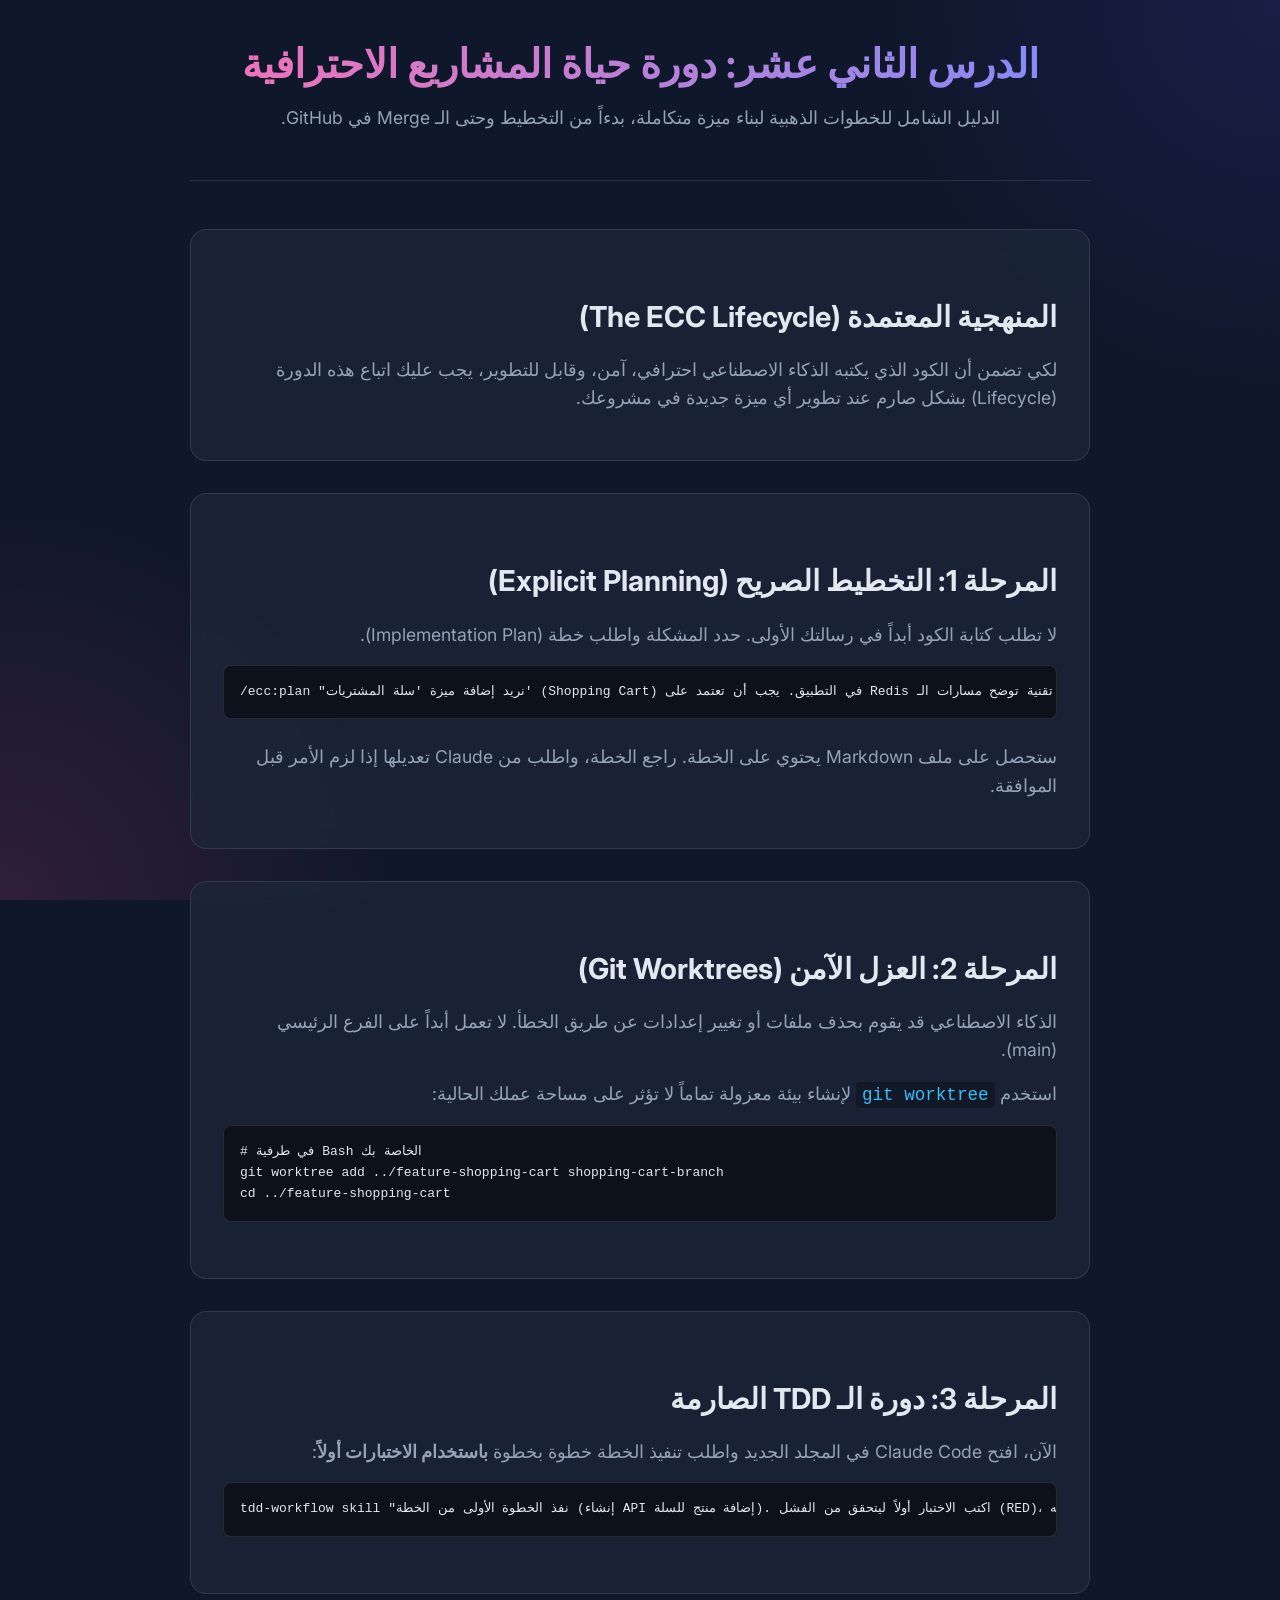
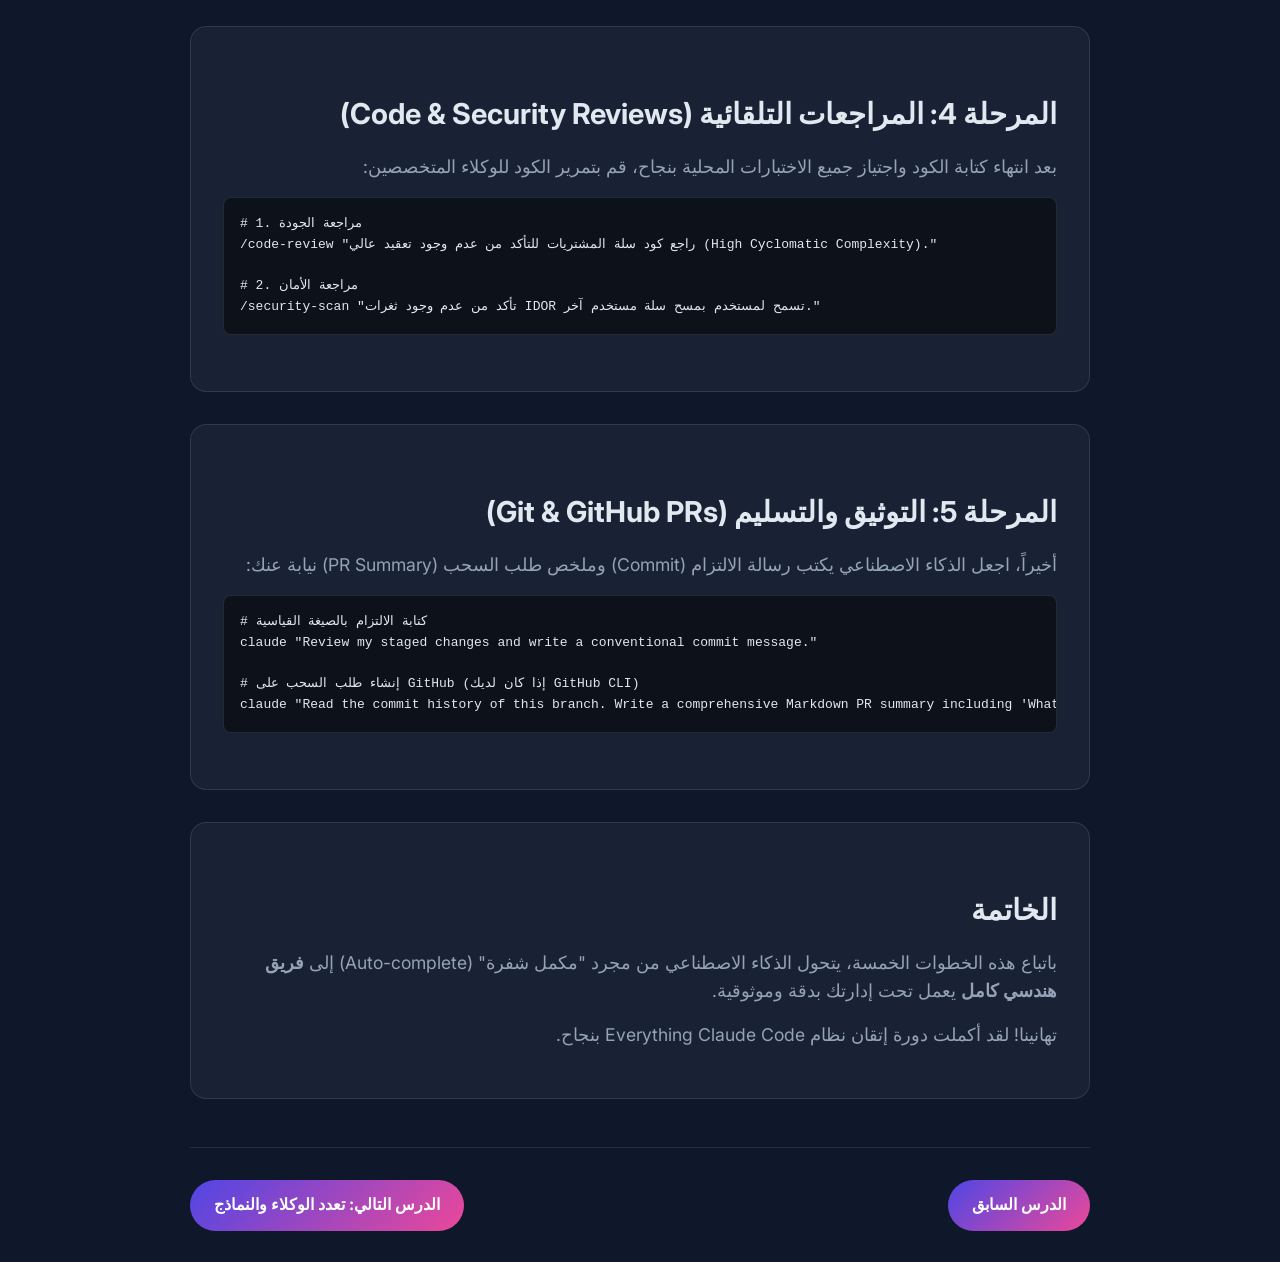
<file: html/lesson-12-project-lifecycle.html>
<!DOCTYPE html>
<html lang="ar" dir="rtl">
<head>
    <meta charset="UTF-8">
    <meta name="viewport" content="width=device-width, initial-scale=1.0">
    <title>الدرس الثاني عشر: دورة حياة المشاريع المتقدمة مع ECC</title>
    <link href="https://fonts.googleapis.com/css2?family=Inter:wght@400;600;800&family=Tajawal:wght@400;500;700&display=swap" rel="stylesheet">
    <link rel="stylesheet" href="style.css">
</head>
<body>
    <div class="container">
        <header>
            <h1>الدرس الثاني عشر: دورة حياة المشاريع الاحترافية</h1>
            <p>الدليل الشامل للخطوات الذهبية لبناء ميزة متكاملة، بدءاً من التخطيط وحتى الـ Merge في GitHub.</p>
        </header>

        <main>
            <div class="card">
                <h2>المنهجية المعتمدة (The ECC Lifecycle)</h2>
                <p>لكي تضمن أن الكود الذي يكتبه الذكاء الاصطناعي احترافي، آمن، وقابل للتطوير، يجب عليك اتباع هذه الدورة (Lifecycle) بشكل صارم عند تطوير أي ميزة جديدة في مشروعك.</p>
            </div>

            <div class="card">
                <h2>المرحلة 1: التخطيط الصريح (Explicit Planning)</h2>
                <p>لا تطلب كتابة الكود أبداً في رسالتك الأولى. حدد المشكلة واطلب خطة (Implementation Plan).</p>
                <pre><code>/ecc:plan "نريد إضافة ميزة 'سلة المشتريات' (Shopping Cart) في التطبيق. يجب أن تعتمد على Redis للسرعة. قم بإنشاء خطة تقنية توضح مسارات الـ API وشكل البيانات."</code></pre>
                <p>ستحصل على ملف Markdown يحتوي على الخطة. راجع الخطة، واطلب من Claude تعديلها إذا لزم الأمر قبل الموافقة.</p>
            </div>

            <div class="card">
                <h2>المرحلة 2: العزل الآمن (Git Worktrees)</h2>
                <p>الذكاء الاصطناعي قد يقوم بحذف ملفات أو تغيير إعدادات عن طريق الخطأ. لا تعمل أبداً على الفرع الرئيسي (main).</p>
                <p>استخدم <code>git worktree</code> لإنشاء بيئة معزولة تماماً لا تؤثر على مساحة عملك الحالية:</p>
                <pre><code># في طرفية Bash الخاصة بك
git worktree add ../feature-shopping-cart shopping-cart-branch
cd ../feature-shopping-cart</code></pre>
            </div>

            <div class="card">
                <h2>المرحلة 3: دورة الـ TDD الصارمة</h2>
                <p>الآن، افتح Claude Code في المجلد الجديد واطلب تنفيذ الخطة خطوة بخطوة <strong>باستخدام الاختبارات أولاً</strong>:</p>
                <pre><code>tdd-workflow skill "نفذ الخطوة الأولى من الخطة (إنشاء API إضافة منتج للسلة). اكتب الاختبار أولاً ليتحقق من الفشل (RED)، ثم اكتب الكود لنجاحه (GREEN)، ثم قم بالتحسين (REFACTOR)."</code></pre>
            </div>

            <div class="card">
                <h2>المرحلة 4: المراجعات التلقائية (Code & Security Reviews)</h2>
                <p>بعد انتهاء كتابة الكود واجتياز جميع الاختبارات المحلية بنجاح، قم بتمرير الكود للوكلاء المتخصصين:</p>
                <pre><code># 1. مراجعة الجودة
/code-review "راجع كود سلة المشتريات للتأكد من عدم وجود تعقيد عالي (High Cyclomatic Complexity)."

# 2. مراجعة الأمان
/security-scan "تأكد من عدم وجود ثغرات IDOR تسمح لمستخدم بمسح سلة مستخدم آخر."</code></pre>
            </div>

            <div class="card">
                <h2>المرحلة 5: التوثيق والتسليم (Git & GitHub PRs)</h2>
                <p>أخيراً، اجعل الذكاء الاصطناعي يكتب رسالة الالتزام (Commit) وملخص طلب السحب (PR Summary) نيابة عنك:</p>
                <pre><code># كتابة الالتزام بالصيغة القياسية
claude "Review my staged changes and write a conventional commit message."

# إنشاء طلب السحب على GitHub (إذا كان لديك GitHub CLI)
claude "Read the commit history of this branch. Write a comprehensive Markdown PR summary including 'What Changed', 'Why', and 'How to test', then run 'gh pr create -F summary.md'."</code></pre>
            </div>

            <div class="card">
                <h2>الخاتمة</h2>
                <p>باتباع هذه الخطوات الخمسة، يتحول الذكاء الاصطناعي من مجرد "مكمل شفرة" (Auto-complete) إلى <strong>فريق هندسي كامل</strong> يعمل تحت إدارتك بدقة وموثوقية.</p>
                <p>تهانينا! لقد أكملت دورة إتقان نظام Everything Claude Code بنجاح.</p>
            </div>
        </main>

        <div class="nav-buttons">
            <a href="lesson-11-language-best-practices.html" class="btn">الدرس السابق</a>
            <a href="lesson-13-multi-agent-orchestration.html" class="btn">الدرس التالي: تعدد الوكلاء والنماذج</a>
        </div>
    </div>
</body>
</html>
</file>
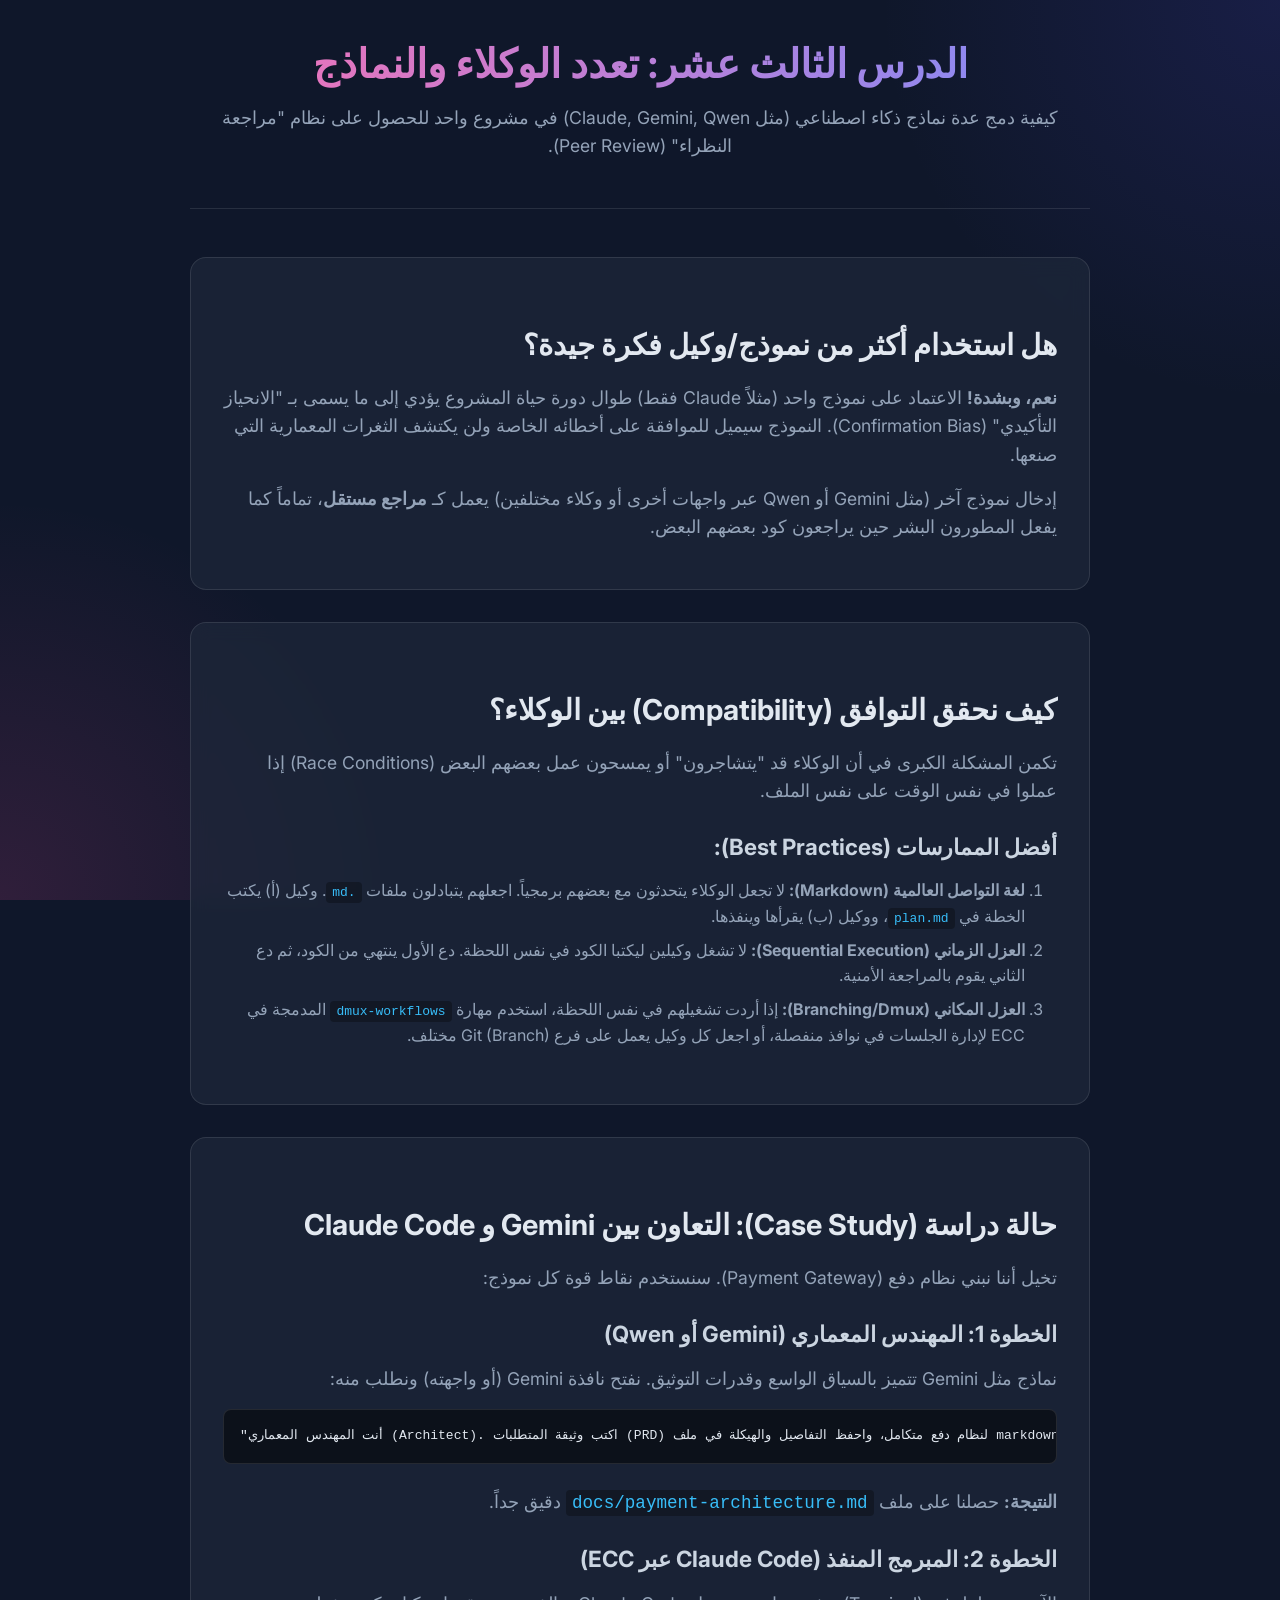
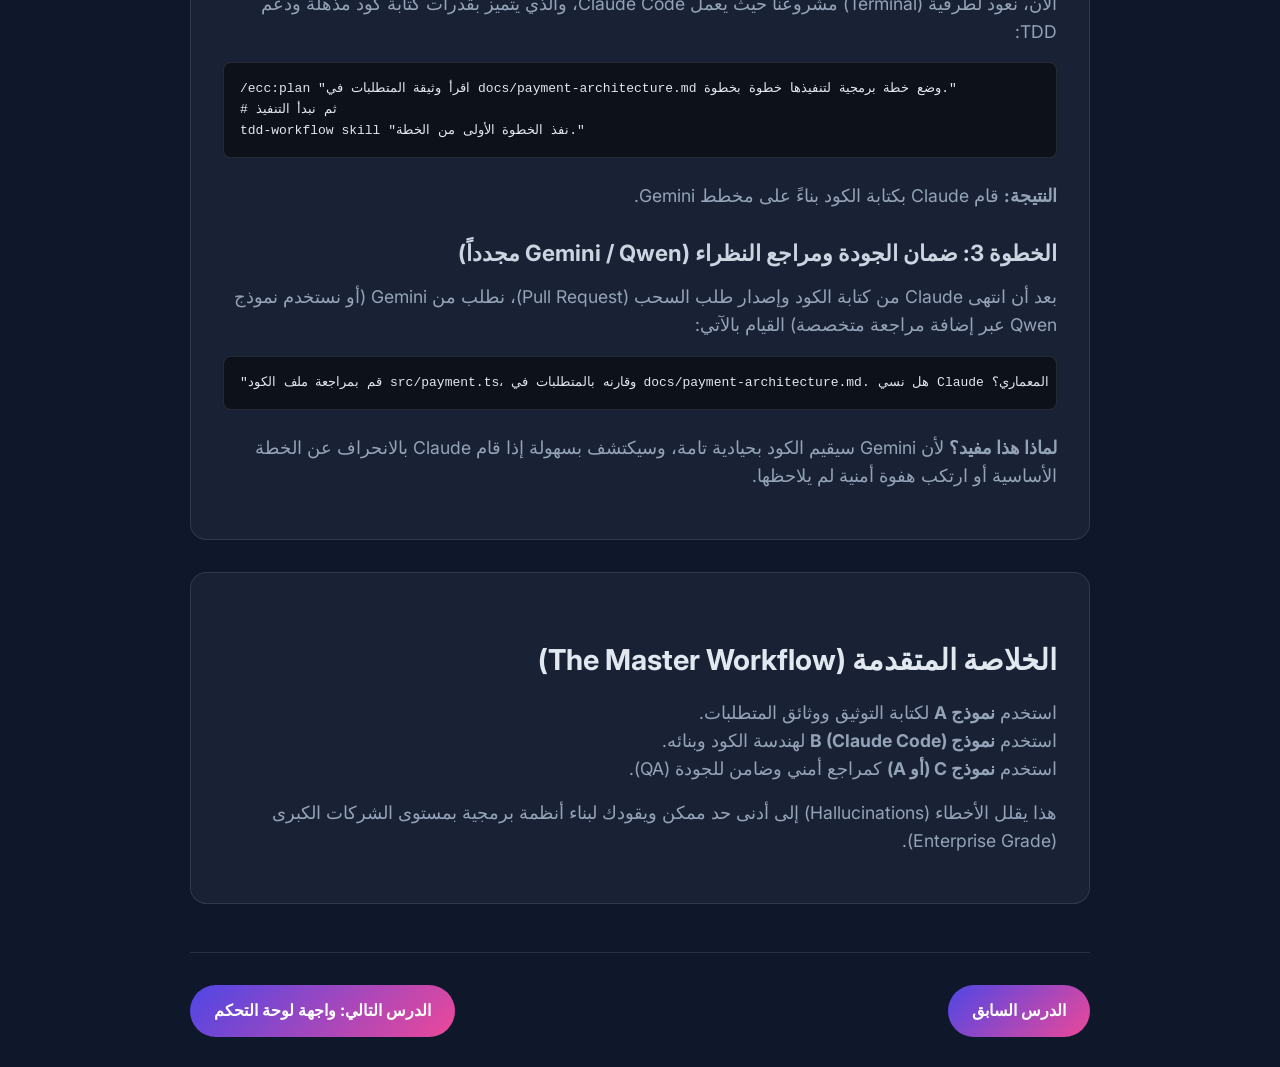
<file: html/lesson-13-multi-agent-orchestration.html>
<!DOCTYPE html>
<html lang="ar" dir="rtl">
<head>
    <meta charset="UTF-8">
    <meta name="viewport" content="width=device-width, initial-scale=1.0">
    <title>الدرس الثالث عشر: تعدد الوكلاء والنماذج (Multi-Agent Orchestration)</title>
    <link href="https://fonts.googleapis.com/css2?family=Inter:wght@400;600;800&family=Tajawal:wght@400;500;700&display=swap" rel="stylesheet">
    <link rel="stylesheet" href="style.css">
</head>
<body>
    <div class="container">
        <header>
            <h1>الدرس الثالث عشر: تعدد الوكلاء والنماذج</h1>
            <p>كيفية دمج عدة نماذج ذكاء اصطناعي (مثل Claude, Gemini, Qwen) في مشروع واحد للحصول على نظام "مراجعة النظراء" (Peer Review).</p>
        </header>

        <main>
            <div class="card">
                <h2>هل استخدام أكثر من نموذج/وكيل فكرة جيدة؟</h2>
                <p><strong>نعم، وبشدة!</strong> الاعتماد على نموذج واحد (مثلاً Claude فقط) طوال دورة حياة المشروع يؤدي إلى ما يسمى بـ "الانحياز التأكيدي" (Confirmation Bias). النموذج سيميل للموافقة على أخطائه الخاصة ولن يكتشف الثغرات المعمارية التي صنعها.</p>
                <p>إدخال نموذج آخر (مثل Gemini أو Qwen عبر واجهات أخرى أو وكلاء مختلفين) يعمل كـ <strong>مراجع مستقل</strong>، تماماً كما يفعل المطورون البشر حين يراجعون كود بعضهم البعض.</p>
            </div>

            <div class="card">
                <h2>كيف نحقق التوافق (Compatibility) بين الوكلاء؟</h2>
                <p>تكمن المشكلة الكبرى في أن الوكلاء قد "يتشاجرون" أو يمسحون عمل بعضهم البعض (Race Conditions) إذا عملوا في نفس الوقت على نفس الملف.</p>
                
                <h3>أفضل الممارسات (Best Practices):</h3>
                <ol>
                    <li><strong>لغة التواصل العالمية (Markdown):</strong> لا تجعل الوكلاء يتحدثون مع بعضهم برمجياً. اجعلهم يتبادلون ملفات <code>.md</code>. وكيل (أ) يكتب الخطة في <code>plan.md</code>، ووكيل (ب) يقرأها وينفذها.</li>
                    <li><strong>العزل الزماني (Sequential Execution):</strong> لا تشغل وكيلين ليكتبا الكود في نفس اللحظة. دع الأول ينتهي من الكود، ثم دع الثاني يقوم بالمراجعة الأمنية.</li>
                    <li><strong>العزل المكاني (Branching/Dmux):</strong> إذا أردت تشغيلهم في نفس اللحظة، استخدم مهارة <code>dmux-workflows</code> المدمجة في ECC لإدارة الجلسات في نوافذ منفصلة، أو اجعل كل وكيل يعمل على فرع Git (Branch) مختلف.</li>
                </ol>
            </div>

            <div class="card">
                <h2>حالة دراسة (Case Study): التعاون بين Gemini و Claude Code</h2>
                <p>تخيل أننا نبني نظام دفع (Payment Gateway). سنستخدم نقاط قوة كل نموذج:</p>
                
                <h3>الخطوة 1: المهندس المعماري (Gemini أو Qwen)</h3>
                <p>نماذج مثل Gemini تتميز بالسياق الواسع وقدرات التوثيق. نفتح نافذة Gemini (أو واجهته) ونطلب منه:</p>
                <pre><code>"أنت المهندس المعماري (Architect). اكتب وثيقة المتطلبات (PRD) لنظام دفع متكامل، واحفظ التفاصيل والهيكلة في ملف markdown. لا تكتب أي كود فعلي."</code></pre>
                <p><strong>النتيجة:</strong> حصلنا على ملف <code>docs/payment-architecture.md</code> دقيق جداً.</p>

                <h3>الخطوة 2: المبرمج المنفذ (Claude Code عبر ECC)</h3>
                <p>الآن، نعود لطرفية (Terminal) مشروعنا حيث يعمل Claude Code، والذي يتميز بقدرات كتابة كود مذهلة ودعم TDD:</p>
                <pre><code>/ecc:plan "اقرأ وثيقة المتطلبات في docs/payment-architecture.md وضع خطة برمجية لتنفيذها خطوة بخطوة."
# ثم نبدأ التنفيذ
tdd-workflow skill "نفذ الخطوة الأولى من الخطة."</code></pre>
                <p><strong>النتيجة:</strong> قام Claude بكتابة الكود بناءً على مخطط Gemini.</p>

                <h3>الخطوة 3: ضمان الجودة ومراجع النظراء (Gemini / Qwen مجدداً)</h3>
                <p>بعد أن انتهى Claude من كتابة الكود وإصدار طلب السحب (Pull Request)، نطلب من Gemini (أو نستخدم نموذج Qwen عبر إضافة مراجعة متخصصة) القيام بالآتي:</p>
                <pre><code>"قم بمراجعة ملف الكود src/payment.ts، وقارنه بالمتطلبات في docs/payment-architecture.md. هل نسي Claude أي متطلب أو أخطأ في المنطق المعماري؟"</code></pre>
                <p><strong>لماذا هذا مفيد؟</strong> لأن Gemini سيقيم الكود بحيادية تامة، وسيكتشف بسهولة إذا قام Claude بالانحراف عن الخطة الأساسية أو ارتكب هفوة أمنية لم يلاحظها.</p>
            </div>
            
            <div class="card">
                <h2>الخلاصة المتقدمة (The Master Workflow)</h2>
                <p>استخدم <strong>نموذج A</strong> لكتابة التوثيق ووثائق المتطلبات.<br>استخدم <strong>نموذج B (Claude Code)</strong> لهندسة الكود وبنائه.<br>استخدم <strong>نموذج C (أو A)</strong> كمراجع أمني وضامن للجودة (QA).</p>
                <p>هذا يقلل الأخطاء (Hallucinations) إلى أدنى حد ممكن ويقودك لبناء أنظمة برمجية بمستوى الشركات الكبرى (Enterprise Grade).</p>
            </div>
        </main>

        <div class="nav-buttons">
            <a href="lesson-12-project-lifecycle.html" class="btn">الدرس السابق</a>
            <a href="lesson-14-dashboard-gui.html" class="btn">الدرس التالي: واجهة لوحة التحكم</a>
        </div>
    </div>
</body>
</html>
</file>
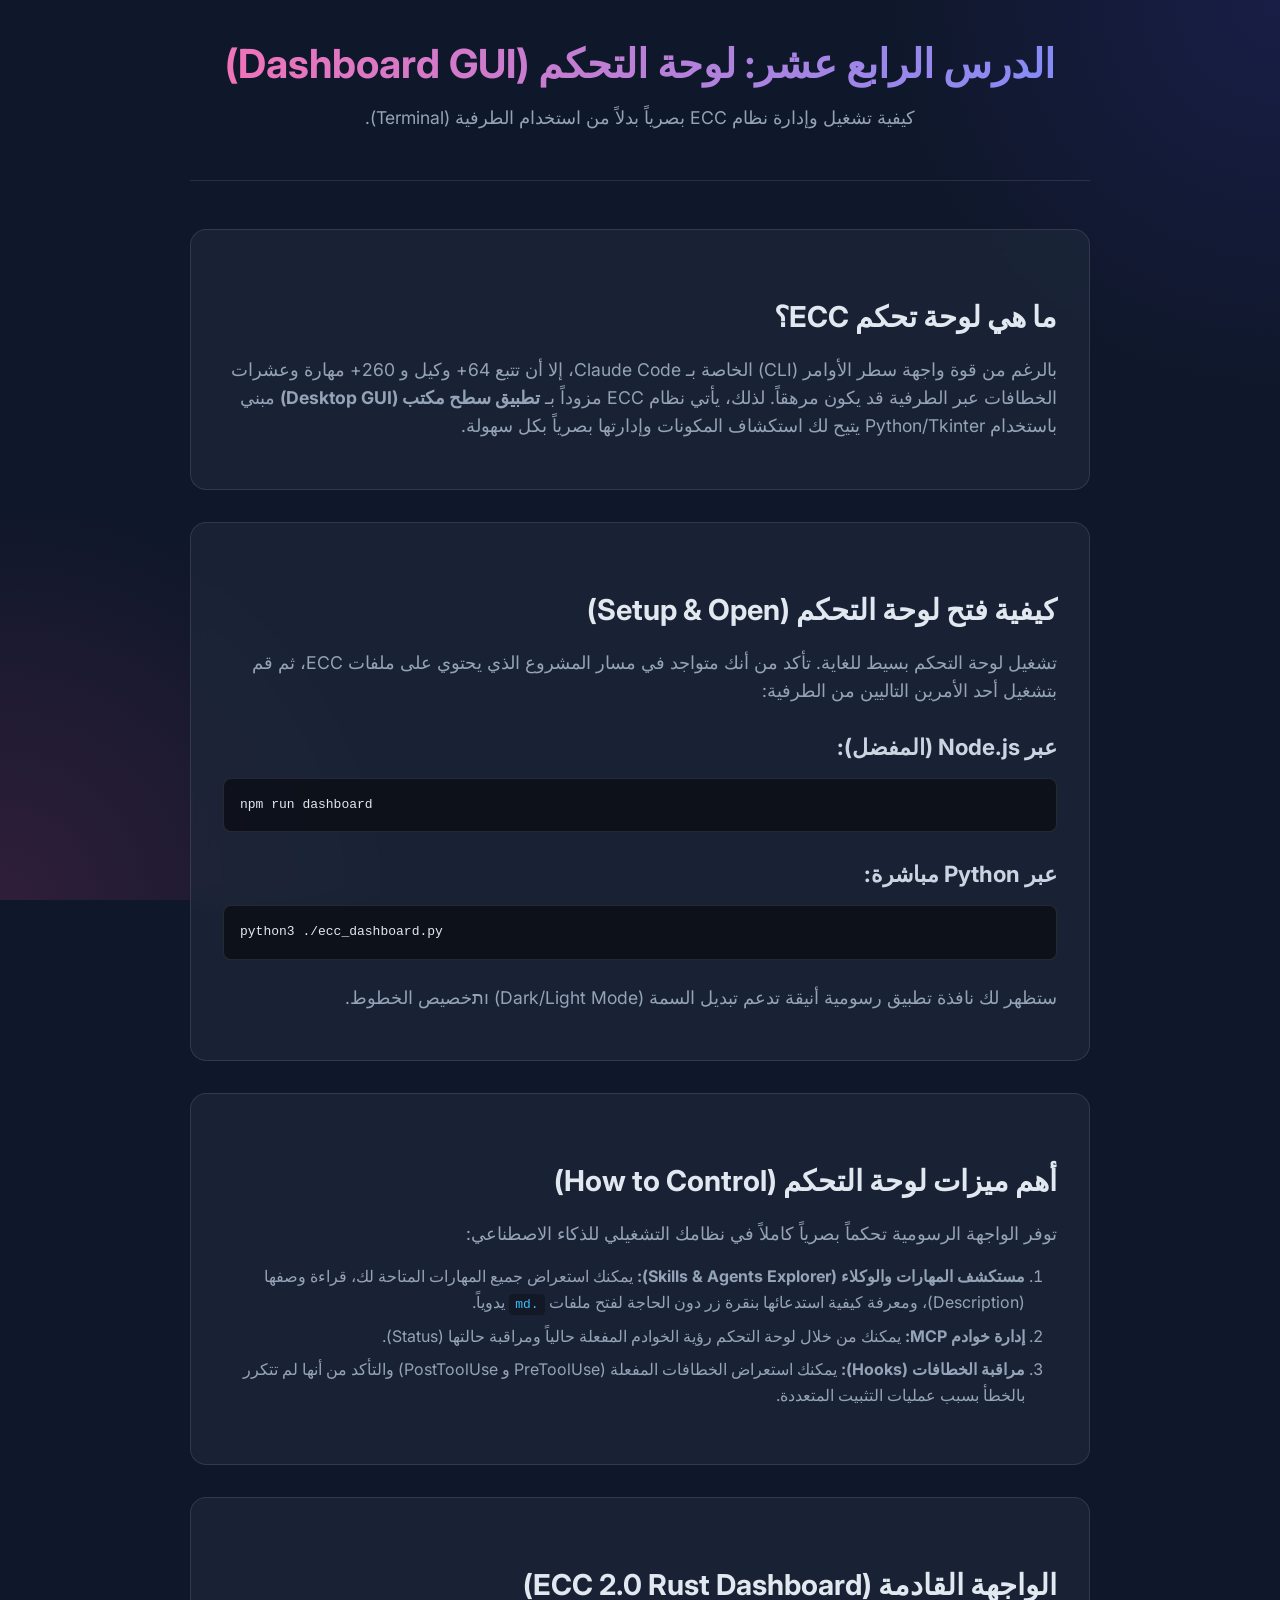
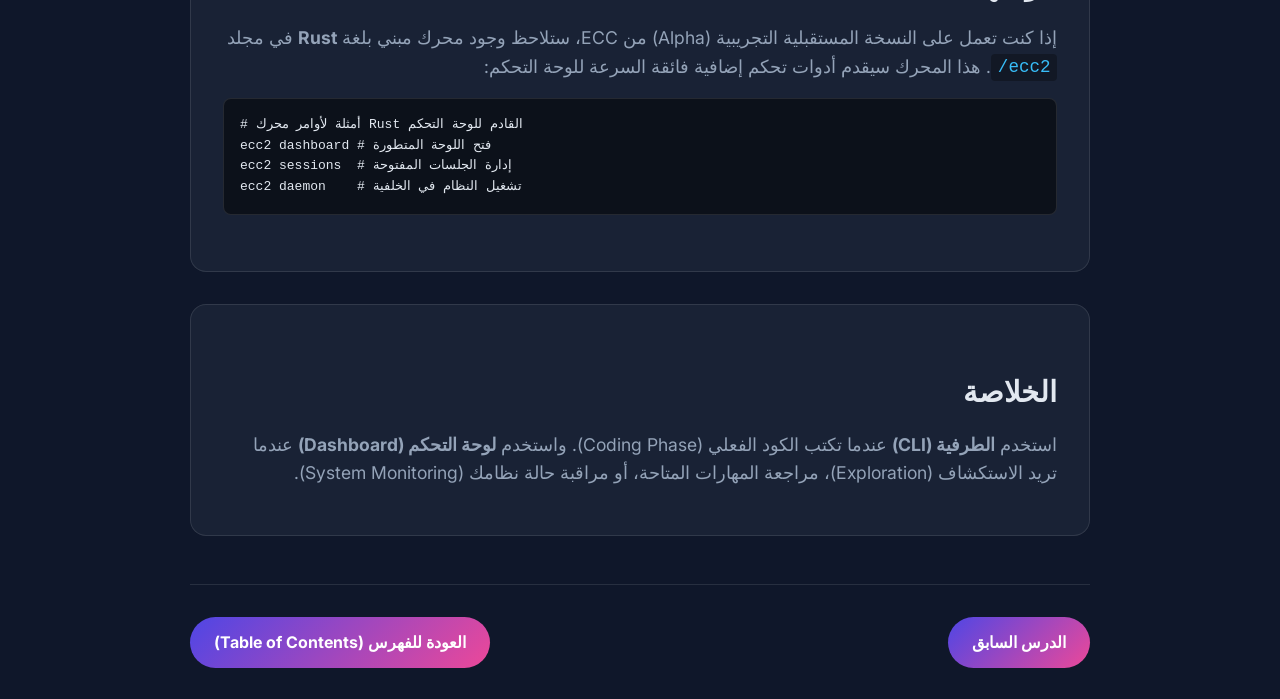
<file: html/lesson-14-dashboard-gui.html>
<!DOCTYPE html>
<html lang="ar" dir="rtl">
<head>
    <meta charset="UTF-8">
    <meta name="viewport" content="width=device-width, initial-scale=1.0">
    <title>الدرس الرابع عشر: استخدام لوحة تحكم ECC (Dashboard)</title>
    <link href="https://fonts.googleapis.com/css2?family=Inter:wght@400;600;800&family=Tajawal:wght@400;500;700&display=swap" rel="stylesheet">
    <link rel="stylesheet" href="style.css">
</head>
<body>
    <div class="container">
        <header>
            <h1>الدرس الرابع عشر: لوحة التحكم (Dashboard GUI)</h1>
            <p>كيفية تشغيل وإدارة نظام ECC بصرياً بدلاً من استخدام الطرفية (Terminal).</p>
        </header>

        <main>
            <div class="card">
                <h2>ما هي لوحة تحكم ECC؟</h2>
                <p>بالرغم من قوة واجهة سطر الأوامر (CLI) الخاصة بـ Claude Code، إلا أن تتبع 64+ وكيل و 260+ مهارة وعشرات الخطافات عبر الطرفية قد يكون مرهقاً. لذلك، يأتي نظام ECC مزوداً بـ <strong>تطبيق سطح مكتب (Desktop GUI)</strong> مبني باستخدام Python/Tkinter يتيح لك استكشاف المكونات وإدارتها بصرياً بكل سهولة.</p>
            </div>

            <div class="card">
                <h2>كيفية فتح لوحة التحكم (Setup & Open)</h2>
                <p>تشغيل لوحة التحكم بسيط للغاية. تأكد من أنك متواجد في مسار المشروع الذي يحتوي على ملفات ECC، ثم قم بتشغيل أحد الأمرين التاليين من الطرفية:</p>
                
                <h3>عبر Node.js (المفضل):</h3>
                <pre><code>npm run dashboard</code></pre>
                
                <h3>عبر Python مباشرة:</h3>
                <pre><code>python3 ./ecc_dashboard.py</code></pre>
                <p>ستظهر لك نافذة تطبيق رسومية أنيقة تدعم تبديل السمة (Dark/Light Mode) ותخصيص الخطوط.</p>
            </div>

            <div class="card">
                <h2>أهم ميزات لوحة التحكم (How to Control)</h2>
                <p>توفر الواجهة الرسومية تحكماً بصرياً كاملاً في نظامك التشغيلي للذكاء الاصطناعي:</p>
                
                <ol>
                    <li><strong>مستكشف المهارات والوكلاء (Skills & Agents Explorer):</strong> يمكنك استعراض جميع المهارات المتاحة لك، قراءة وصفها (Description)، ومعرفة كيفية استدعائها بنقرة زر دون الحاجة لفتح ملفات <code>.md</code> يدوياً.</li>
                    <li><strong>إدارة خوادم MCP:</strong> يمكنك من خلال لوحة التحكم رؤية الخوادم المفعلة حالياً ومراقبة حالتها (Status).</li>
                    <li><strong>مراقبة الخطافات (Hooks):</strong> يمكنك استعراض الخطافات المفعلة (PreToolUse و PostToolUse) والتأكد من أنها لم تتكرر بالخطأ بسبب عمليات التثبيت المتعددة.</li>
                </ol>
            </div>

            <div class="card">
                <h2>الواجهة القادمة (ECC 2.0 Rust Dashboard)</h2>
                <p>إذا كنت تعمل على النسخة المستقبلية التجريبية (Alpha) من ECC، ستلاحظ وجود محرك مبني بلغة <strong>Rust</strong> في مجلد <code>ecc2/</code>. هذا المحرك سيقدم أدوات تحكم إضافية فائقة السرعة للوحة التحكم:</p>
                <pre><code># أمثلة لأوامر محرك Rust القادم للوحة التحكم
ecc2 dashboard # فتح اللوحة المتطورة
ecc2 sessions  # إدارة الجلسات المفتوحة
ecc2 daemon    # تشغيل النظام في الخلفية</code></pre>
            </div>

            <div class="card">
                <h2>الخلاصة</h2>
                <p>استخدم <strong>الطرفية (CLI)</strong> عندما تكتب الكود الفعلي (Coding Phase). واستخدم <strong>لوحة التحكم (Dashboard)</strong> عندما تريد الاستكشاف (Exploration)، مراجعة المهارات المتاحة، أو مراقبة حالة نظامك (System Monitoring).</p>
            </div>
        </main>

        <div class="nav-buttons">
            <a href="lesson-13-multi-agent-orchestration.html" class="btn">الدرس السابق</a>
            <a href="index.html" class="btn">العودة للفهرس (Table of Contents)</a>
        </div>
    </div>
</body>
</html>
</file>
<file: html/style.css>
:root {
  --primary-color: #4F46E5;
  --secondary-color: #EC4899;
  --bg-color: #0F172A;
  --text-color: #F8FAFC;
  --card-bg: rgba(30, 41, 59, 0.7);
  --border-color: rgba(255, 255, 255, 0.1);
}

* {
  margin: 0;
  padding: 0;
  box-sizing: border-box;
}

body {
  font-family: 'Inter', 'IBM Plex Sans Arabic', sans-serif;
  background-color: var(--bg-color);
  color: var(--text-color);
  line-height: 1.6;
  direction: rtl;
  padding: 2rem;
  background-image: radial-gradient(circle at top right, rgba(79, 70, 229, 0.15), transparent 400px),
    radial-gradient(circle at bottom left, rgba(236, 72, 153, 0.15), transparent 400px);
  background-attachment: fixed;
  min-height: 100vh;
}

.container {
  max-width: 900px;
  margin: 0 auto;
}

header {
  text-align: center;
  margin-bottom: 3rem;
  padding-bottom: 2rem;
  border-bottom: 1px solid var(--border-color);
}

h1 {
  font-size: 2.5rem;
  background: linear-gradient(to left, #818CF8, #F472B6);
  -webkit-background-clip: text;
  -webkit-text-fill-color: transparent;
  margin-bottom: 0.5rem;
}

h2 {
  font-size: 1.8rem;
  margin-top: 2rem;
  margin-bottom: 1rem;
  color: #E2E8F0;
}

h3 {
  font-size: 1.4rem;
  margin-top: 1.5rem;
  margin-bottom: 0.8rem;
  color: #CBD5E1;
}

p {
  margin-bottom: 1rem;
  font-size: 1.1rem;
  color: #94A3B8;
}

ul,
ol {
  margin-bottom: 1.5rem;
  padding-right: 2rem;
}

li {
  margin-bottom: 0.5rem;
  color: #94A3B8;
}

.card {
  background: var(--card-bg);
  backdrop-filter: blur(10px);
  border: 1px solid var(--border-color);
  border-radius: 1rem;
  padding: 2rem;
  margin-bottom: 2rem;
  transition: transform 0.3s ease, box-shadow 0.3s ease;
}

.card:hover {
  transform: translateY(-5px);
  box-shadow: 0 10px 25px rgba(0, 0, 0, 0.5);
  border-color: rgba(255, 255, 255, 0.2);
}

code {
  background: rgba(0, 0, 0, 0.3);
  padding: 0.2rem 0.4rem;
  border-radius: 0.25rem;
  font-family: monospace;
  color: #38BDF8;
}

pre {
  background: rgba(0, 0, 0, 0.5);
  padding: 1rem;
  border-radius: 0.5rem;
  overflow-x: auto;
  margin-bottom: 1.5rem;
  border: 1px solid var(--border-color);
  direction: ltr;
  text-align: left;
}

pre code {
  background: transparent;
  padding: 0;
  color: #E2E8F0;
}

.nav-buttons {
  display: flex;
  justify-content: space-between;
  margin-top: 3rem;
  padding-top: 2rem;
  border-top: 1px solid var(--border-color);
}

.btn {
  display: inline-block;
  padding: 0.8rem 1.5rem;
  background: linear-gradient(135deg, var(--primary-color), var(--secondary-color));
  color: white;
  text-decoration: none;
  border-radius: 2rem;
  font-weight: bold;
  transition: all 0.3s ease;
  border: none;
  cursor: pointer;
}

.btn:hover {
  transform: scale(1.05);
  box-shadow: 0 5px 15px rgba(236, 72, 153, 0.4);
}

.btn.disabled {
  background: #475569;
  color: #94A3B8;
  cursor: not-allowed;
  transform: none;
  box-shadow: none;
}

.highlight {
  color: #F472B6;
  font-weight: bold;
}
</file>
